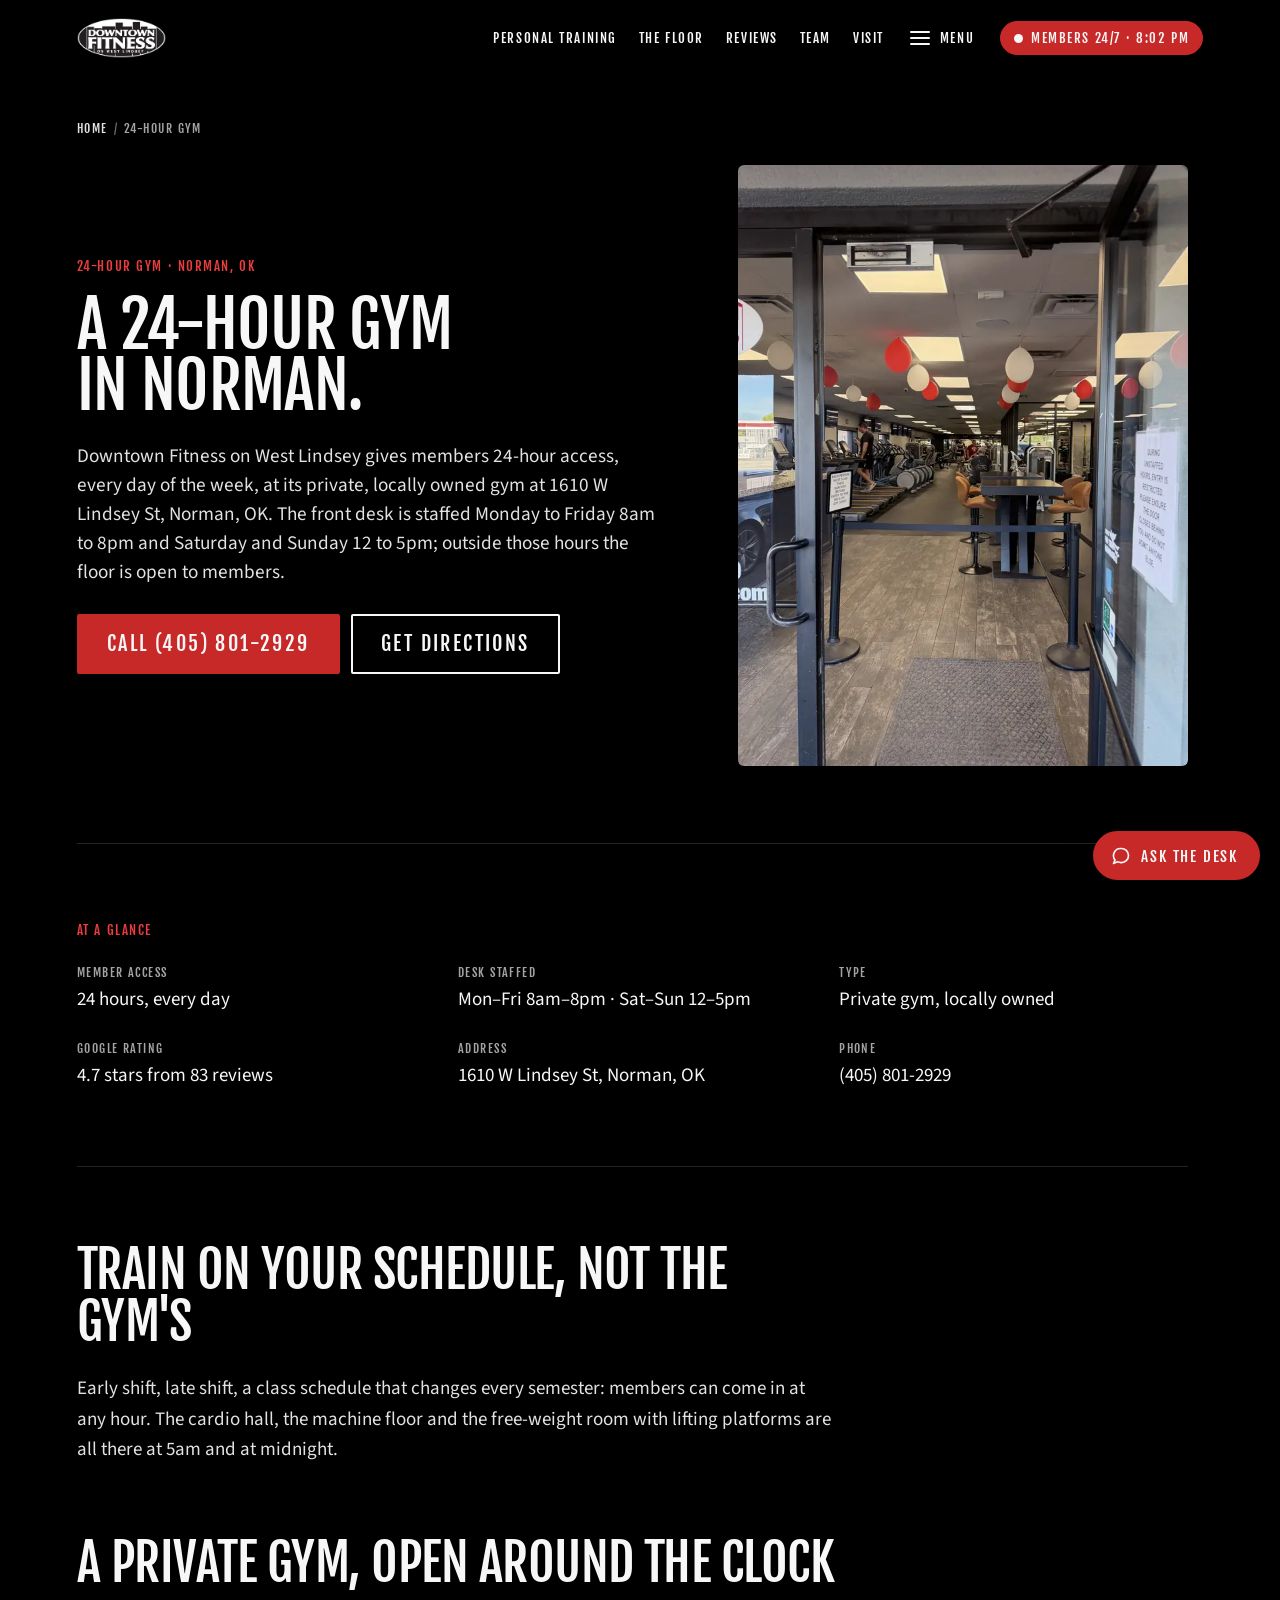
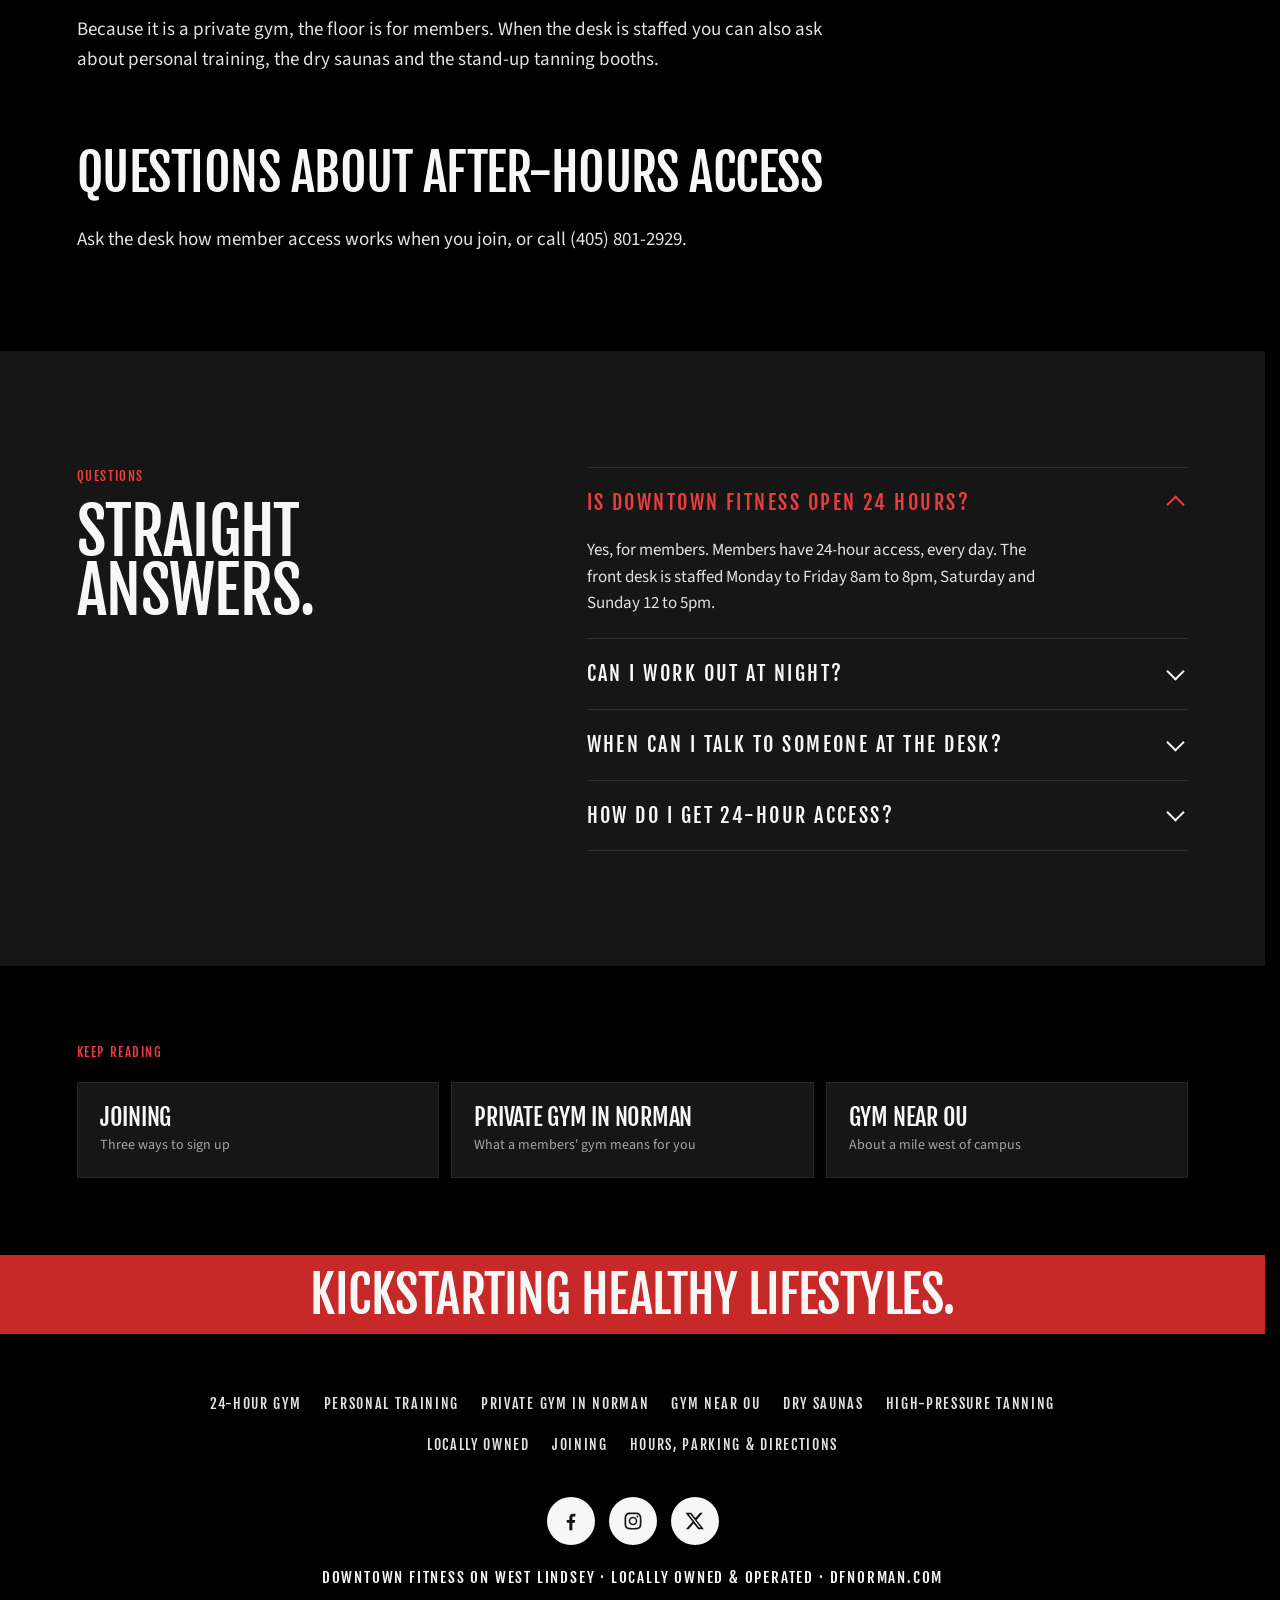
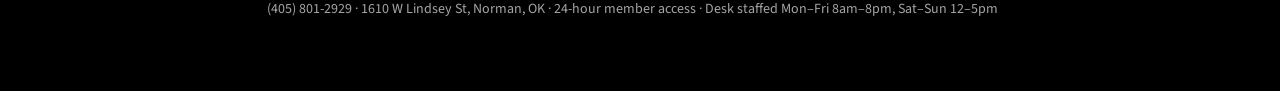
<file: 24-hour-gym-norman/index.html>
<!doctype html>
<html lang="en" class="no-js">
<head>
<meta charset="utf-8">
<meta name="viewport" content="width=device-width, initial-scale=1, viewport-fit=cover">
<title>24-Hour Gym in Norman, OK · Downtown Fitness on West Lindsey</title>
<meta name="description" content="A 24-hour private gym in Norman, OK. Members train any hour of any day at 1610 W Lindsey St; the desk is staffed Mon–Fri 8am–8pm and Sat–Sun 12–5pm.">
<meta name="theme-color" content="#000000">
<meta name="robots" content="index, follow, max-image-preview:large">
<link rel="canonical" href="https://stationonemain-source.github.io/downtown-fitness/24-hour-gym-norman/">
<link rel="icon" href="data:image/svg+xml,%3Csvg xmlns='http://www.w3.org/2000/svg' viewBox='0 0 64 64'%3E%3Crect width='64' height='64' rx='8' fill='%23000'/%3E%3Cellipse cx='32' cy='32' rx='27' ry='16' fill='none' stroke='%23F7F7F7' stroke-width='3'/%3E%3Ctext x='32' y='30' font-family='Impact,Haettenschweiler,Arial Narrow,sans-serif' font-size='15' fill='%23F7F7F7' text-anchor='middle'%3EDT%3C/text%3E%3Ctext x='32' y='43' font-family='Impact,Haettenschweiler,Arial Narrow,sans-serif' font-size='15' fill='%23C72828' text-anchor='middle'%3EFIT%3C/text%3E%3C/svg%3E">
<link rel="apple-touch-icon" href="../img/logo-mark.png?v=20260917a">
<meta property="og:title" content="24-Hour Gym in Norman, OK · Downtown Fitness on West Lindsey">
<meta property="og:description" content="A 24-hour private gym in Norman, OK. Members train any hour of any day at 1610 W Lindsey St; the desk is staffed Mon–Fri 8am–8pm and Sat–Sun 12–5pm.">
<meta property="og:image" content="https://stationonemain-source.github.io/downtown-fitness/img/doorway-1600.webp">
<meta property="og:url" content="https://stationonemain-source.github.io/downtown-fitness/24-hour-gym-norman/">
<meta property="og:type" content="website">
<meta property="og:site_name" content="Downtown Fitness on West Lindsey">
<meta name="twitter:card" content="summary_large_image">
<script>document.documentElement.className = 'js' + (matchMedia('(prefers-reduced-motion: reduce)').matches ? ' static' : '');</script>
<link rel="preconnect" href="https://fonts.googleapis.com">
<link rel="preconnect" href="https://fonts.gstatic.com" crossorigin>
<link rel="stylesheet" href="https://fonts.googleapis.com/css2?family=Fjalla+One&family=Source+Sans+Pro:wght@400;600&display=swap">
<link rel="stylesheet" href="../css/site.css?v=20260917a">
<script type="application/ld+json">
{
  "@context": "https://schema.org",
  "@type": "WebPage",
  "@id": "https://stationonemain-source.github.io/downtown-fitness/24-hour-gym-norman/",
  "url": "https://stationonemain-source.github.io/downtown-fitness/24-hour-gym-norman/",
  "name": "24-Hour Gym in Norman, OK · Downtown Fitness on West Lindsey",
  "description": "A 24-hour private gym in Norman, OK. Members train any hour of any day at 1610 W Lindsey St; the desk is staffed Mon–Fri 8am–8pm and Sat–Sun 12–5pm.",
  "inLanguage": "en-US",
  "isPartOf": {
    "@type": "WebSite",
    "url": "https://stationonemain-source.github.io/downtown-fitness/",
    "name": "Downtown Fitness on West Lindsey"
  },
  "about": {
    "@id": "https://stationonemain-source.github.io/downtown-fitness/#gym"
  },
  "dateModified": "2026-09-16",
  "breadcrumb": {
    "@type": "BreadcrumbList",
    "itemListElement": [
      {
        "@type": "ListItem",
        "position": 1,
        "name": "Home",
        "item": "https://stationonemain-source.github.io/downtown-fitness/"
      },
      {
        "@type": "ListItem",
        "position": 2,
        "name": "24-hour gym",
        "item": "https://stationonemain-source.github.io/downtown-fitness/24-hour-gym-norman/"
      }
    ]
  }
}
</script>
<script type="application/ld+json">
{
  "@context": "https://schema.org",
  "@type": "FAQPage",
  "@id": "https://stationonemain-source.github.io/downtown-fitness/24-hour-gym-norman/#faq",
  "mainEntity": [
    {
      "@type": "Question",
      "name": "Is Downtown Fitness open 24 hours?",
      "acceptedAnswer": {
        "@type": "Answer",
        "text": "Yes, for members. Members have 24-hour access, every day. The front desk is staffed Monday to Friday 8am to 8pm, Saturday and Sunday 12 to 5pm."
      }
    },
    {
      "@type": "Question",
      "name": "Can I work out at night?",
      "acceptedAnswer": {
        "@type": "Answer",
        "text": "Yes. Members can train at any hour, every day of the week."
      }
    },
    {
      "@type": "Question",
      "name": "When can I talk to someone at the desk?",
      "acceptedAnswer": {
        "@type": "Answer",
        "text": "Monday to Friday 8am to 8pm, Saturday and Sunday 12 to 5pm, or call (405) 801-2929."
      }
    },
    {
      "@type": "Question",
      "name": "How do I get 24-hour access?",
      "acceptedAnswer": {
        "@type": "Answer",
        "text": "Join as a member. Come in while the desk is staffed or call (405) 801-2929."
      }
    }
  ]
}
</script>
</head>
<body class="subpage">
<a class="skip" href="#main">Skip to content</a>

<header class="chrome past" data-zone="in" id="chrome">
  <a class="wordmark" href="../#top" aria-label="Downtown Fitness on West Lindsey — top of page">
    <img src="../img/logo-mark.png?v=20260917a" width="225" height="101" alt="" decoding="async" fetchpriority="high">
  </a>
  <nav class="nav" aria-label="Site">
    <a href="../#training">Personal training</a>
    <a href="../#floor">The floor</a>
    <a href="../#reviews">Reviews</a>
    <a href="../#team">Team</a>
    <a href="../#visit">Visit</a>
    <button class="nav-toggle" id="navToggle" type="button" aria-expanded="false" aria-controls="sidenav">
      <span class="nav-bars" aria-hidden="true"><i></i><i></i><i></i></span>
      <span class="nav-toggle-t">Menu</span>
    </button>
    <a class="pill cta" href="../#visit">
      <span class="pill-dot" aria-hidden="true"></span>
      <span class="status-word">Desk hours</span><span class="pill-sep" aria-hidden="true"> · </span><span class="clock" aria-live="off">&nbsp;</span>
    </a>
  </nav>
</header>

<div class="nav-scrim" id="navScrim" hidden></div>
<nav class="sidenav" id="sidenav" aria-label="Sections and contact">
  <div class="sidenav-in">
    <div class="sidenav-top">
      <span class="sidenav-eyebrow">Downtown Fitness on West Lindsey</span>
      <button class="sidenav-close" type="button" aria-label="Close the menu">
        <svg viewBox="0 0 24 24" aria-hidden="true"><path fill="none" stroke="currentColor" stroke-width="2.2" stroke-linecap="round" d="M5 5l14 14M19 5L5 19"/></svg>
      </button>
    </div>

    <ul class="sidenav-list">
        <li><a href="../#training"><span class="sn-i">01</span><span>Personal training</span></a></li>
        <li><a href="../#floor"><span class="sn-i">02</span><span>The floor</span></a></li>
        <li><a href="../#reviews"><span class="sn-i">03</span><span>Reviews</span></a></li>
        <li><a href="../#team"><span class="sn-i">04</span><span>Our team</span></a></li>
        <li><a href="../#owner"><span class="sn-i">05</span><span>The owner</span></a></li>
        <li><a href="../#faq"><span class="sn-i">06</span><span>Questions</span></a></li>
        <li><a href="../#visit"><span class="sn-i">07</span><span>Visit</span></a></li>
    </ul>

    <ul class="sidenav-more" aria-label="More pages">
        <li><a href="../24-hour-gym-norman/">24-hour gym</a></li>
        <li><a href="../personal-training/">Personal training</a></li>
        <li><a href="../private-gym-norman/">Private gym in Norman</a></li>
        <li><a href="../gym-near-ou/">Gym near OU</a></li>
        <li><a href="../sauna/">Dry saunas</a></li>
        <li><a href="../tanning/">High-pressure tanning</a></li>
        <li><a href="../locally-owned/">Locally owned</a></li>
        <li><a href="../join/">Joining</a></li>
        <li><a href="../hours-directions/">Hours, parking & directions</a></li>
    </ul>

    <div class="sidenav-foot">
      <a class="sidenav-call" href="tel:4058012929" data-track="call_sidenav">
        <span class="sn-lbl">Call the desk</span>
        <span class="sn-num">(405) 801-2929</span>
      </a>
      <a class="sidenav-line" href="https://www.google.com/maps/dir/?api=1&amp;destination=1610+W+Lindsey+St,+Norman,+OK" rel="noopener" target="_blank">
        <span class="sn-lbl">Directions</span>
        <span>1610 W Lindsey St, Norman, OK</span>
      </a>
      <p class="sidenav-hours"><span class="sn-lbl">Members</span>24-hour access, every day</p>
      <p class="sidenav-hours"><span class="sn-lbl">Desk staffed</span>Mon&ndash;Fri 8am&ndash;8pm<br>Sat&ndash;Sun 12&ndash;5pm<br><span class="js-only desk-now"></span></p>
      <ul class="sidenav-social">
        <li><a href="https://www.facebook.com/downtownfitnessonwestlindsey" rel="noopener" target="_blank" aria-label="Downtown Fitness on Facebook"><svg viewBox="0 0 24 24" aria-hidden="true"><path fill="currentColor" d="M13.5 22v-8h2.7l.4-3.2h-3.1V8.8c0-.9.3-1.6 1.6-1.6h1.7V4.3c-.3 0-1.3-.1-2.5-.1-2.5 0-4.1 1.5-4.1 4.2v2.4H7.4V14h2.8v8h3.3z"/></svg></a></li>
        <li><a href="https://www.instagram.com/downtownfitnessnorman/" rel="noopener" target="_blank" aria-label="Downtown Fitness on Instagram"><svg viewBox="0 0 24 24" aria-hidden="true"><path fill="currentColor" d="M12 7.3a4.7 4.7 0 1 0 0 9.4 4.7 4.7 0 0 0 0-9.4zm0 7.7a3 3 0 1 1 0-6 3 3 0 0 1 0 6zm6-7.9a1.1 1.1 0 1 1-2.2 0 1.1 1.1 0 0 1 2.2 0zM21 8.2c-.1-1.5-.4-2.8-1.5-3.9S17.3 2.9 15.8 2.8c-1.5-.1-6.1-.1-7.6 0-1.5.1-2.8.4-3.9 1.5S2.9 6.7 2.8 8.2c-.1 1.5-.1 6.1 0 7.6.1 1.5.4 2.8 1.5 3.9s2.4 1.4 3.9 1.5c1.5.1 6.1.1 7.6 0 1.5-.1 2.8-.4 3.9-1.5s1.4-2.4 1.5-3.9c.1-1.5.1-6.1 0-7.6zm-2 9.2a3 3 0 0 1-1.7 1.7c-1.2.5-4 .4-5.3.4s-4.1.1-5.3-.4a3 3 0 0 1-1.7-1.7c-.5-1.2-.4-4-.4-5.3s-.1-4.1.4-5.3A3 3 0 0 1 6.7 5c1.2-.5 4-.4 5.3-.4s4.1-.1 5.3.4A3 3 0 0 1 19 6.7c.5 1.2.4 4 .4 5.3s.1 4.1-.4 5.3z"/></svg></a></li>
        <li><a href="https://www.twitter.com/dfnorman" rel="noopener" target="_blank" aria-label="Downtown Fitness on X, formerly Twitter"><svg viewBox="0 0 24 24" aria-hidden="true"><path fill="currentColor" d="M17.5 3h3l-6.8 7.8L21.7 21h-6.2l-4.9-6.4L5 21H2l7.3-8.3L1.6 3h6.4l4.4 5.8L17.5 3zm-1.1 16.2h1.7L7 4.7H5.2l11.2 14.5z"/></svg></a></li>
      </ul>
    </div>
  </div>
</nav>

<main id="main" class="pg">
  <nav class="pg-crumbs" aria-label="Breadcrumb"><ol><li><a href="../">Home</a></li><li aria-current="page">24-hour gym</li></ol></nav>

  <header class="pg-hero has-photo">
    <div class="pg-hero-copy">
      <p class="kicker">24-hour gym · Norman, OK</p>
      <h1>A 24-hour gym in Norman.</h1>
      <p class="pg-lede">Downtown Fitness on West Lindsey gives members 24-hour access, every day of the week, at its private, locally owned gym at 1610 W Lindsey St, Norman, OK. The front desk is staffed Monday to Friday 8am to 8pm and Saturday and Sunday 12 to 5pm; outside those hours the floor is open to members.</p>
      <p class="pg-cta"><a class="btn btn-red btn-xl" href="tel:4058012929" data-track="call_24-hour-gym-norman">Call (405) 801-2929</a><a class="btn btn-outline-cream btn-xl" href="https://www.google.com/maps/dir/?api=1&amp;destination=1610+W+Lindsey+St,+Norman,+OK" rel="noopener" target="_blank">Get directions</a></p>
    </div>
  <figure class="pg-photo"><img src="../img/doorway-900.webp?v=20260917a" srcset="../img/doorway-900.webp?v=20260917a 900w, ../img/doorway-1600.webp?v=20260917a 1600w" sizes="(max-width: 900px) 100vw, 44vw" width="675" height="900" alt="Looking in from the sidewalk through the propped-open door" decoding="async" fetchpriority="high"></figure>
  </header>

  <section class="pg-facts" aria-labelledby="facts-h">
    <h2 id="facts-h" class="kicker">At a glance</h2>
    <dl class="facts">
      <div><dt>Member access</dt><dd>24 hours, every day</dd></div>
      <div><dt>Desk staffed</dt><dd>Mon–Fri 8am–8pm · Sat–Sun 12–5pm</dd></div>
      <div><dt>Type</dt><dd>Private gym, locally owned</dd></div>
      <div><dt>Google rating</dt><dd>4.7 stars from 83 reviews</dd></div>
      <div><dt>Address</dt><dd>1610 W Lindsey St, Norman, OK</dd></div>
      <div><dt>Phone</dt><dd>(405) 801-2929</dd></div>
    </dl>
  </section>

  <section class="pg-body">
    <h2>Train on your schedule, not the gym&#x27;s</h2>
    <p>Early shift, late shift, a class schedule that changes every semester: members can come in at any hour. The cardio hall, the machine floor and the free-weight room with lifting platforms are all there at 5am and at midnight.</p>
    <h2>A private gym, open around the clock</h2>
    <p>Because it is a private gym, the floor is for members. When the desk is staffed you can also ask about personal training, the dry saunas and the stand-up tanning booths.</p>
    <h2>Questions about after-hours access</h2>
    <p>Ask the desk how member access works when you join, or call (405) 801-2929.</p>
  </section>

  <section class="faq pg-faq" aria-labelledby="faq-h">
    <div class="faq-head">
      <p class="kicker">Questions</p>
      <h2 id="faq-h">Straight answers.</h2>
    </div>
    <div class="faq-list">
      <details class="faq-item" open>
        <summary>Is Downtown Fitness open 24 hours?</summary>
        <p>Yes, for members. Members have 24-hour access, every day. The front desk is staffed Monday to Friday 8am to 8pm, Saturday and Sunday 12 to 5pm.</p>
      </details>
      <details class="faq-item">
        <summary>Can I work out at night?</summary>
        <p>Yes. Members can train at any hour, every day of the week.</p>
      </details>
      <details class="faq-item">
        <summary>When can I talk to someone at the desk?</summary>
        <p>Monday to Friday 8am to 8pm, Saturday and Sunday 12 to 5pm, or call (405) 801-2929.</p>
      </details>
      <details class="faq-item">
        <summary>How do I get 24-hour access?</summary>
        <p>Join as a member. Come in while the desk is staffed or call (405) 801-2929.</p>
      </details>
    </div>
  </section>

  <nav class="pg-rel" aria-labelledby="rel-h">
    <h2 id="rel-h" class="kicker">Keep reading</h2>
    <ul>
      <li><a href="../join/"><span>Joining</span><span class="pg-rel-d">Three ways to sign up</span></a></li>
      <li><a href="../private-gym-norman/"><span>Private gym in Norman</span><span class="pg-rel-d">What a members&#x27; gym means for you</span></a></li>
      <li><a href="../gym-near-ou/"><span>Gym near OU</span><span class="pg-rel-d">About a mile west of campus</span></a></li>
    </ul>
  </nav>
</main>

<footer class="foot">
  <div class="marq-wrap" aria-hidden="true">
    <div class="marq"><span>Kickstarting healthy lifestyles.</span></div>
  </div>
  <div class="foot-inner">
    <nav class="foot-pages" aria-label="More about the gym">
    <ul>
      <li><a href="../24-hour-gym-norman/">24-hour gym</a></li>
      <li><a href="../personal-training/">Personal training</a></li>
      <li><a href="../private-gym-norman/">Private gym in Norman</a></li>
      <li><a href="../gym-near-ou/">Gym near OU</a></li>
      <li><a href="../sauna/">Dry saunas</a></li>
      <li><a href="../tanning/">High-pressure tanning</a></li>
      <li><a href="../locally-owned/">Locally owned</a></li>
      <li><a href="../join/">Joining</a></li>
      <li><a href="../hours-directions/">Hours, parking & directions</a></li>
    </ul>
    </nav>
    <ul class="social" aria-label="Downtown Fitness on social media">
      <li><a href="https://www.facebook.com/downtownfitnessonwestlindsey" rel="noopener" target="_blank" aria-label="Downtown Fitness on Facebook">
        <svg viewBox="0 0 24 24" aria-hidden="true"><path fill="currentColor" d="M13.5 22v-8h2.7l.4-3.2h-3.1V8.8c0-.9.3-1.6 1.6-1.6h1.7V4.3c-.3 0-1.3-.1-2.5-.1-2.5 0-4.1 1.5-4.1 4.2v2.4H7.4V14h2.8v8h3.3z"/></svg></a></li>
      <li><a href="https://www.instagram.com/downtownfitnessnorman/" rel="noopener" target="_blank" aria-label="Downtown Fitness on Instagram">
        <svg viewBox="0 0 24 24" aria-hidden="true"><path fill="currentColor" d="M12 7.3a4.7 4.7 0 1 0 0 9.4 4.7 4.7 0 0 0 0-9.4zm0 7.7a3 3 0 1 1 0-6 3 3 0 0 1 0 6zm6-7.9a1.1 1.1 0 1 1-2.2 0 1.1 1.1 0 0 1 2.2 0zM21 8.2c-.1-1.5-.4-2.8-1.5-3.9S17.3 2.9 15.8 2.8c-1.5-.1-6.1-.1-7.6 0-1.5.1-2.8.4-3.9 1.5S2.9 6.7 2.8 8.2c-.1 1.5-.1 6.1 0 7.6.1 1.5.4 2.8 1.5 3.9s2.4 1.4 3.9 1.5c1.5.1 6.1.1 7.6 0 1.5-.1 2.8-.4 3.9-1.5s1.4-2.4 1.5-3.9c.1-1.5.1-6.1 0-7.6zm-2 9.2a3 3 0 0 1-1.7 1.7c-1.2.5-4 .4-5.3.4s-4.1.1-5.3-.4a3 3 0 0 1-1.7-1.7c-.5-1.2-.4-4-.4-5.3s-.1-4.1.4-5.3A3 3 0 0 1 6.7 5c1.2-.5 4-.4 5.3-.4s4.1-.1 5.3.4A3 3 0 0 1 19 6.7c.5 1.2.4 4 .4 5.3s.1 4.1-.4 5.3z"/></svg></a></li>
      <li><a href="https://www.twitter.com/dfnorman" rel="noopener" target="_blank" aria-label="Downtown Fitness on X, formerly Twitter">
        <svg viewBox="0 0 24 24" aria-hidden="true"><path fill="currentColor" d="M17.5 3h3l-6.8 7.8L21.7 21h-6.2l-4.9-6.4L5 21H2l7.3-8.3L1.6 3h6.4l4.4 5.8L17.5 3zm-1.1 16.2h1.7L7 4.7H5.2l11.2 14.5z"/></svg></a></li>
    </ul>
    <p class="foot-line">Downtown Fitness on West Lindsey <span aria-hidden="true">·</span> Locally owned &amp; operated <span aria-hidden="true">·</span> <a href="https://dfnorman.com" rel="noopener">dfnorman.com</a></p>
    <p class="foot-sub"><a href="tel:4058012929" data-track="call_footer">(405) 801-2929</a> <span aria-hidden="true">·</span> 1610 W Lindsey St, Norman, OK <span aria-hidden="true">·</span> 24-hour member access <span aria-hidden="true">·</span> Desk staffed Mon&ndash;Fri 8am&ndash;8pm, Sat&ndash;Sun 12&ndash;5pm</p>
  </div>
</footer>

<aside class="desk" id="desk" aria-label="Ask the desk">
  <button class="desk-btn" type="button" aria-expanded="false" aria-controls="desk-panel" aria-label="Ask the desk">
    <span class="desk-ico" aria-hidden="true">
      <svg viewBox="0 0 24 24" fill="none" stroke="currentColor" stroke-width="2" stroke-linecap="round" stroke-linejoin="round"><path d="M21 11.5a8.4 8.4 0 0 1-9 8.4 9.9 9.9 0 0 1-4.2-.9L3 21l1.9-4.3A8.4 8.4 0 0 1 12 3a8.4 8.4 0 0 1 9 8.5z"/></svg>
    </span>
    <span class="desk-btn-txt">Ask the desk</span>
  </button>

  <div class="desk-panel" id="desk-panel" role="dialog" aria-label="Ask the desk at Downtown Fitness" hidden>
    <div class="desk-head">
      <img src="../img/logo-mark.png?v=20260917a" width="225" height="101" alt="Downtown Fitness" class="desk-logo">
      <button class="desk-close" type="button" aria-label="Close">&times;</button>
    </div>
    <p class="desk-sub">An assistant, not a person. To talk to a person, call
      <a href="tel:4058012929">(405) 801-2929</a>.</p>

    <div class="desk-log" role="log" aria-live="polite" aria-label="Conversation"></div>

    <div class="desk-chips">
      <button class="desk-chip" type="button">Are you open 24 hours?</button>
      <button class="desk-chip" type="button">What's on the floor?</button>
      <button class="desk-chip" type="button">Tell me about personal training</button>
    </div>

    <form class="desk-form">
      <label class="sr-only" for="desk-input">Your message</label>
      <input class="desk-input" id="desk-input" type="text" autocomplete="off"
             placeholder="Ask about hours, the floor, training&hellip;">
      <button class="desk-send" type="submit" aria-label="Send">
        <svg viewBox="0 0 24 24" fill="none" stroke="currentColor" stroke-width="2" stroke-linecap="round" stroke-linejoin="round" aria-hidden="true"><path d="M5 12h14M13 6l6 6-6 6"/></svg>
      </button>
    </form>
  </div>
</aside>

<script defer src="../js/page.js?v=20260917a"></script>
<script defer src="../js/nav.js?v=20260917a"></script>
<script defer src="../js/chat.js?v=20260917a"></script>
</body>
</html>
</file>
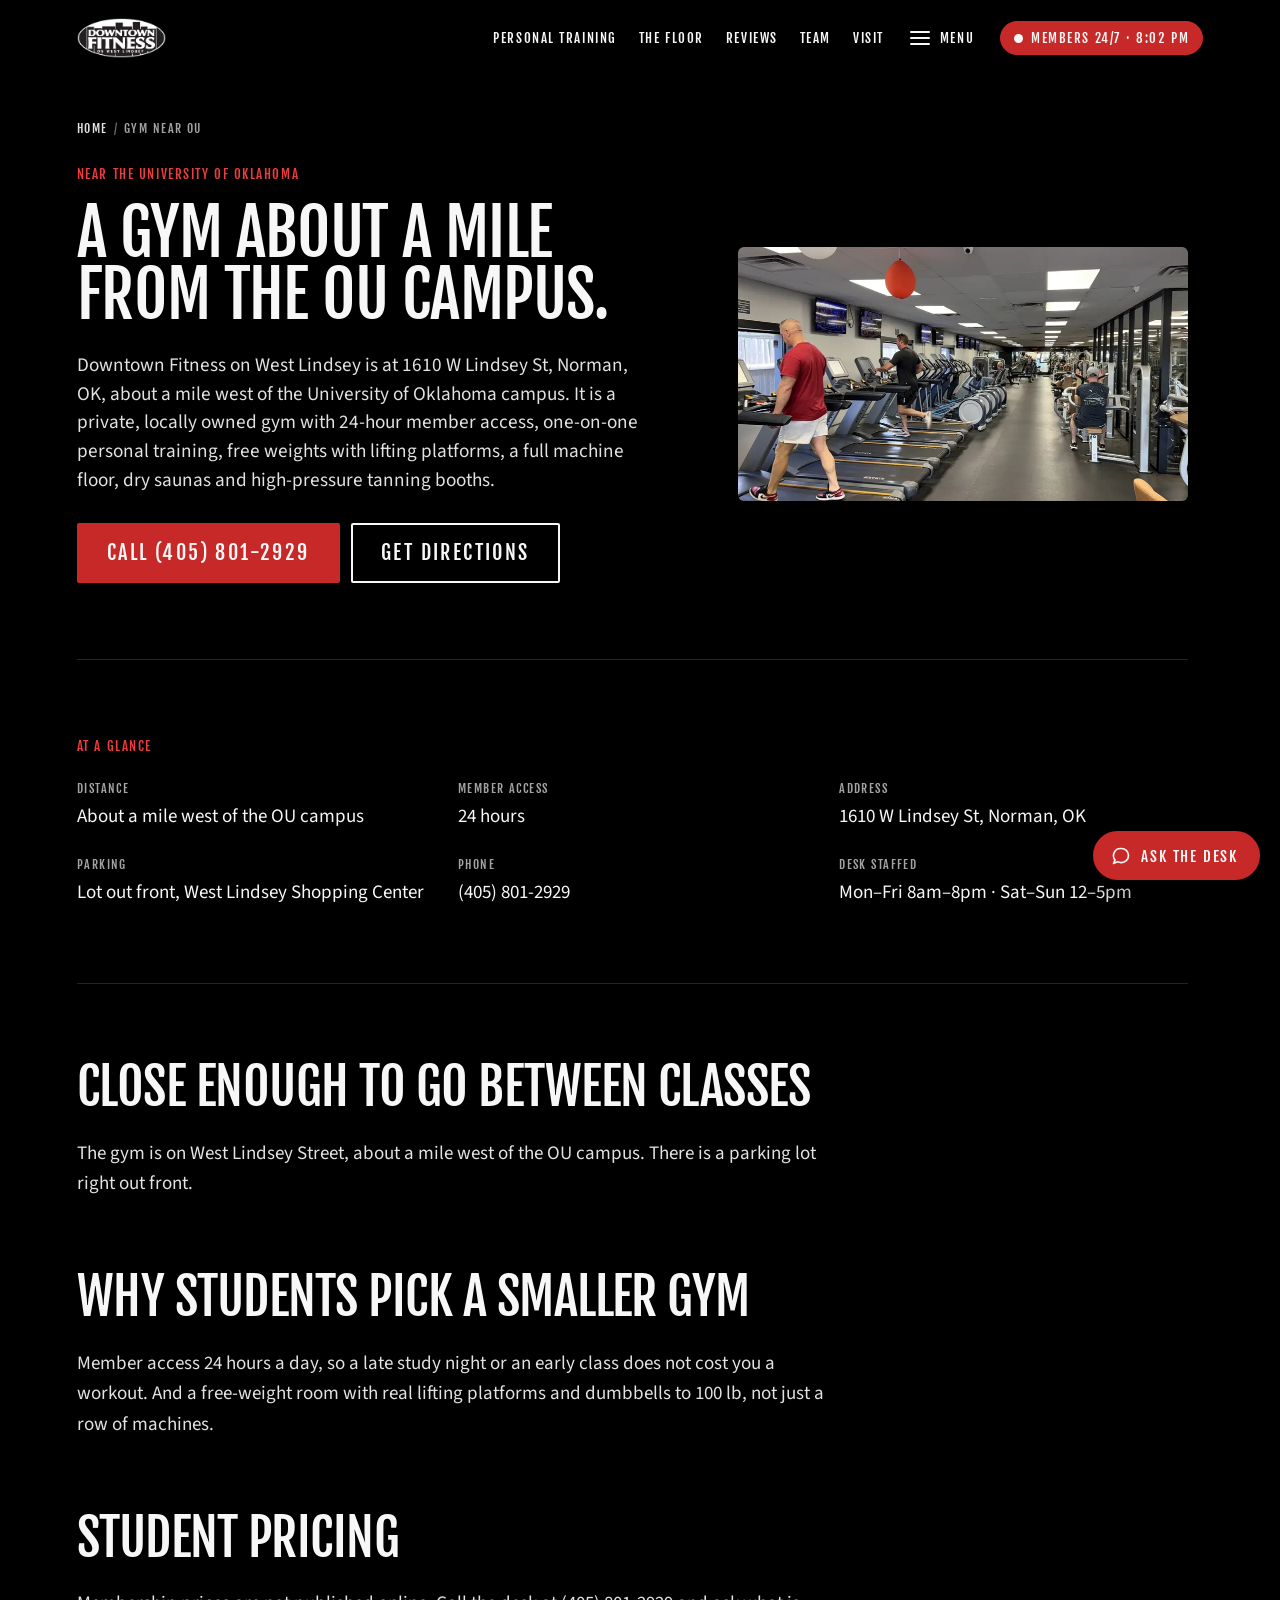
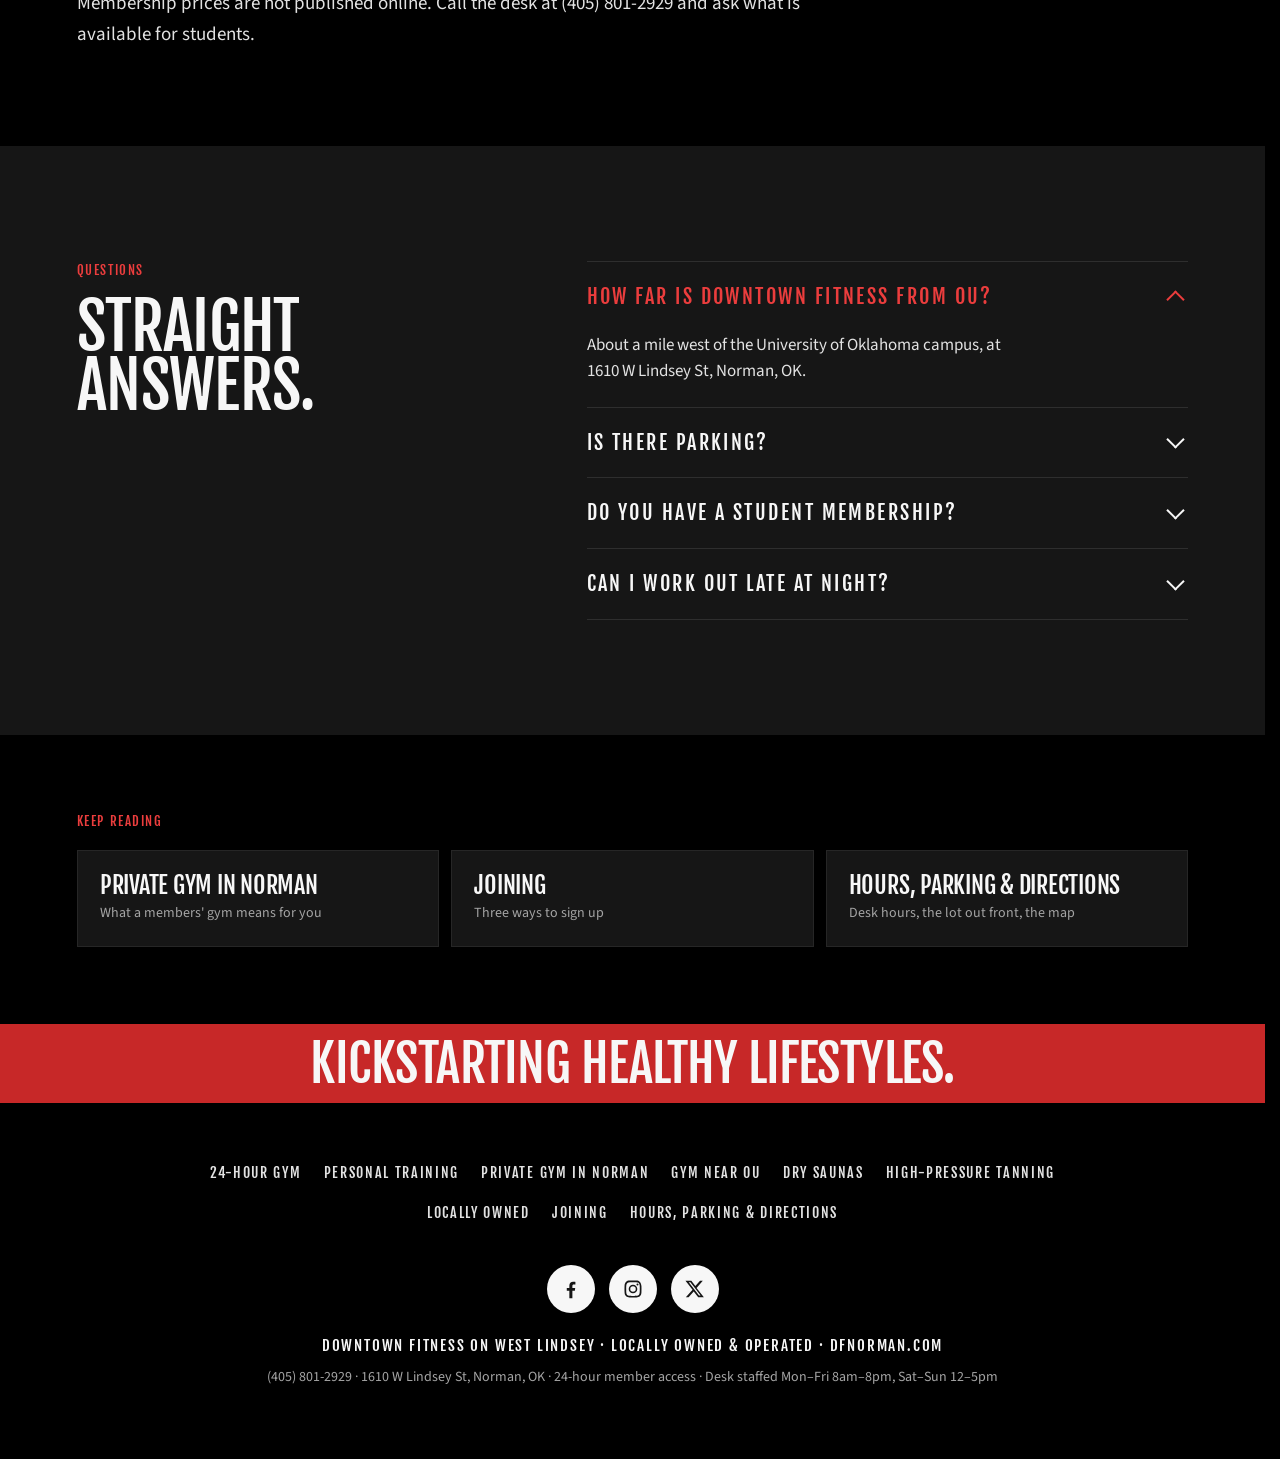
<file: gym-near-ou/index.html>
<!doctype html>
<html lang="en" class="no-js">
<head>
<meta charset="utf-8">
<meta name="viewport" content="width=device-width, initial-scale=1, viewport-fit=cover">
<title>Gym Near OU Campus, Norman, OK · Downtown Fitness on West Lindsey</title>
<meta name="description" content="A private, locally owned gym about a mile west of the University of Oklahoma campus. Personal training, free weights, dry saunas, tanning. 1610 W Lindsey St.">
<meta name="theme-color" content="#000000">
<meta name="robots" content="index, follow, max-image-preview:large">
<link rel="canonical" href="https://stationonemain-source.github.io/downtown-fitness/gym-near-ou/">
<link rel="icon" href="data:image/svg+xml,%3Csvg xmlns='http://www.w3.org/2000/svg' viewBox='0 0 64 64'%3E%3Crect width='64' height='64' rx='8' fill='%23000'/%3E%3Cellipse cx='32' cy='32' rx='27' ry='16' fill='none' stroke='%23F7F7F7' stroke-width='3'/%3E%3Ctext x='32' y='30' font-family='Impact,Haettenschweiler,Arial Narrow,sans-serif' font-size='15' fill='%23F7F7F7' text-anchor='middle'%3EDT%3C/text%3E%3Ctext x='32' y='43' font-family='Impact,Haettenschweiler,Arial Narrow,sans-serif' font-size='15' fill='%23C72828' text-anchor='middle'%3EFIT%3C/text%3E%3C/svg%3E">
<link rel="apple-touch-icon" href="../img/logo-mark.png?v=20260917a">
<meta property="og:title" content="Gym Near OU Campus, Norman, OK · Downtown Fitness on West Lindsey">
<meta property="og:description" content="A private, locally owned gym about a mile west of the University of Oklahoma campus. Personal training, free weights, dry saunas, tanning. 1610 W Lindsey St.">
<meta property="og:image" content="https://stationonemain-source.github.io/downtown-fitness/img/runner-1600.webp">
<meta property="og:url" content="https://stationonemain-source.github.io/downtown-fitness/gym-near-ou/">
<meta property="og:type" content="website">
<meta property="og:site_name" content="Downtown Fitness on West Lindsey">
<meta name="twitter:card" content="summary_large_image">
<script>document.documentElement.className = 'js' + (matchMedia('(prefers-reduced-motion: reduce)').matches ? ' static' : '');</script>
<link rel="preconnect" href="https://fonts.googleapis.com">
<link rel="preconnect" href="https://fonts.gstatic.com" crossorigin>
<link rel="stylesheet" href="https://fonts.googleapis.com/css2?family=Fjalla+One&family=Source+Sans+Pro:wght@400;600&display=swap">
<link rel="stylesheet" href="../css/site.css?v=20260917a">
<script type="application/ld+json">
{
  "@context": "https://schema.org",
  "@type": "WebPage",
  "@id": "https://stationonemain-source.github.io/downtown-fitness/gym-near-ou/",
  "url": "https://stationonemain-source.github.io/downtown-fitness/gym-near-ou/",
  "name": "Gym Near OU Campus, Norman, OK · Downtown Fitness on West Lindsey",
  "description": "A private, locally owned gym about a mile west of the University of Oklahoma campus. Personal training, free weights, dry saunas, tanning. 1610 W Lindsey St.",
  "inLanguage": "en-US",
  "isPartOf": {
    "@type": "WebSite",
    "url": "https://stationonemain-source.github.io/downtown-fitness/",
    "name": "Downtown Fitness on West Lindsey"
  },
  "about": {
    "@id": "https://stationonemain-source.github.io/downtown-fitness/#gym"
  },
  "dateModified": "2026-09-16",
  "breadcrumb": {
    "@type": "BreadcrumbList",
    "itemListElement": [
      {
        "@type": "ListItem",
        "position": 1,
        "name": "Home",
        "item": "https://stationonemain-source.github.io/downtown-fitness/"
      },
      {
        "@type": "ListItem",
        "position": 2,
        "name": "Gym near OU",
        "item": "https://stationonemain-source.github.io/downtown-fitness/gym-near-ou/"
      }
    ]
  }
}
</script>
<script type="application/ld+json">
{
  "@context": "https://schema.org",
  "@type": "FAQPage",
  "@id": "https://stationonemain-source.github.io/downtown-fitness/gym-near-ou/#faq",
  "mainEntity": [
    {
      "@type": "Question",
      "name": "How far is Downtown Fitness from OU?",
      "acceptedAnswer": {
        "@type": "Answer",
        "text": "About a mile west of the University of Oklahoma campus, at 1610 W Lindsey St, Norman, OK."
      }
    },
    {
      "@type": "Question",
      "name": "Is there parking?",
      "acceptedAnswer": {
        "@type": "Answer",
        "text": "Yes, there is a lot right out front in the West Lindsey Shopping Center."
      }
    },
    {
      "@type": "Question",
      "name": "Do you have a student membership?",
      "acceptedAnswer": {
        "@type": "Answer",
        "text": "Call the desk at (405) 801-2929 to ask about current memberships, including anything for students."
      }
    },
    {
      "@type": "Question",
      "name": "Can I work out late at night?",
      "acceptedAnswer": {
        "@type": "Answer",
        "text": "Members have 24-hour access, every day. The desk is staffed Monday to Friday 8am to 8pm, Saturday and Sunday 12 to 5pm."
      }
    }
  ]
}
</script>
</head>
<body class="subpage">
<a class="skip" href="#main">Skip to content</a>

<header class="chrome past" data-zone="in" id="chrome">
  <a class="wordmark" href="../#top" aria-label="Downtown Fitness on West Lindsey — top of page">
    <img src="../img/logo-mark.png?v=20260917a" width="225" height="101" alt="" decoding="async" fetchpriority="high">
  </a>
  <nav class="nav" aria-label="Site">
    <a href="../#training">Personal training</a>
    <a href="../#floor">The floor</a>
    <a href="../#reviews">Reviews</a>
    <a href="../#team">Team</a>
    <a href="../#visit">Visit</a>
    <button class="nav-toggle" id="navToggle" type="button" aria-expanded="false" aria-controls="sidenav">
      <span class="nav-bars" aria-hidden="true"><i></i><i></i><i></i></span>
      <span class="nav-toggle-t">Menu</span>
    </button>
    <a class="pill cta" href="../#visit">
      <span class="pill-dot" aria-hidden="true"></span>
      <span class="status-word">Desk hours</span><span class="pill-sep" aria-hidden="true"> · </span><span class="clock" aria-live="off">&nbsp;</span>
    </a>
  </nav>
</header>

<div class="nav-scrim" id="navScrim" hidden></div>
<nav class="sidenav" id="sidenav" aria-label="Sections and contact">
  <div class="sidenav-in">
    <div class="sidenav-top">
      <span class="sidenav-eyebrow">Downtown Fitness on West Lindsey</span>
      <button class="sidenav-close" type="button" aria-label="Close the menu">
        <svg viewBox="0 0 24 24" aria-hidden="true"><path fill="none" stroke="currentColor" stroke-width="2.2" stroke-linecap="round" d="M5 5l14 14M19 5L5 19"/></svg>
      </button>
    </div>

    <ul class="sidenav-list">
        <li><a href="../#training"><span class="sn-i">01</span><span>Personal training</span></a></li>
        <li><a href="../#floor"><span class="sn-i">02</span><span>The floor</span></a></li>
        <li><a href="../#reviews"><span class="sn-i">03</span><span>Reviews</span></a></li>
        <li><a href="../#team"><span class="sn-i">04</span><span>Our team</span></a></li>
        <li><a href="../#owner"><span class="sn-i">05</span><span>The owner</span></a></li>
        <li><a href="../#faq"><span class="sn-i">06</span><span>Questions</span></a></li>
        <li><a href="../#visit"><span class="sn-i">07</span><span>Visit</span></a></li>
    </ul>

    <ul class="sidenav-more" aria-label="More pages">
        <li><a href="../24-hour-gym-norman/">24-hour gym</a></li>
        <li><a href="../personal-training/">Personal training</a></li>
        <li><a href="../private-gym-norman/">Private gym in Norman</a></li>
        <li><a href="../gym-near-ou/">Gym near OU</a></li>
        <li><a href="../sauna/">Dry saunas</a></li>
        <li><a href="../tanning/">High-pressure tanning</a></li>
        <li><a href="../locally-owned/">Locally owned</a></li>
        <li><a href="../join/">Joining</a></li>
        <li><a href="../hours-directions/">Hours, parking & directions</a></li>
    </ul>

    <div class="sidenav-foot">
      <a class="sidenav-call" href="tel:4058012929" data-track="call_sidenav">
        <span class="sn-lbl">Call the desk</span>
        <span class="sn-num">(405) 801-2929</span>
      </a>
      <a class="sidenav-line" href="https://www.google.com/maps/dir/?api=1&amp;destination=1610+W+Lindsey+St,+Norman,+OK" rel="noopener" target="_blank">
        <span class="sn-lbl">Directions</span>
        <span>1610 W Lindsey St, Norman, OK</span>
      </a>
      <p class="sidenav-hours"><span class="sn-lbl">Members</span>24-hour access, every day</p>
      <p class="sidenav-hours"><span class="sn-lbl">Desk staffed</span>Mon&ndash;Fri 8am&ndash;8pm<br>Sat&ndash;Sun 12&ndash;5pm<br><span class="js-only desk-now"></span></p>
      <ul class="sidenav-social">
        <li><a href="https://www.facebook.com/downtownfitnessonwestlindsey" rel="noopener" target="_blank" aria-label="Downtown Fitness on Facebook"><svg viewBox="0 0 24 24" aria-hidden="true"><path fill="currentColor" d="M13.5 22v-8h2.7l.4-3.2h-3.1V8.8c0-.9.3-1.6 1.6-1.6h1.7V4.3c-.3 0-1.3-.1-2.5-.1-2.5 0-4.1 1.5-4.1 4.2v2.4H7.4V14h2.8v8h3.3z"/></svg></a></li>
        <li><a href="https://www.instagram.com/downtownfitnessnorman/" rel="noopener" target="_blank" aria-label="Downtown Fitness on Instagram"><svg viewBox="0 0 24 24" aria-hidden="true"><path fill="currentColor" d="M12 7.3a4.7 4.7 0 1 0 0 9.4 4.7 4.7 0 0 0 0-9.4zm0 7.7a3 3 0 1 1 0-6 3 3 0 0 1 0 6zm6-7.9a1.1 1.1 0 1 1-2.2 0 1.1 1.1 0 0 1 2.2 0zM21 8.2c-.1-1.5-.4-2.8-1.5-3.9S17.3 2.9 15.8 2.8c-1.5-.1-6.1-.1-7.6 0-1.5.1-2.8.4-3.9 1.5S2.9 6.7 2.8 8.2c-.1 1.5-.1 6.1 0 7.6.1 1.5.4 2.8 1.5 3.9s2.4 1.4 3.9 1.5c1.5.1 6.1.1 7.6 0 1.5-.1 2.8-.4 3.9-1.5s1.4-2.4 1.5-3.9c.1-1.5.1-6.1 0-7.6zm-2 9.2a3 3 0 0 1-1.7 1.7c-1.2.5-4 .4-5.3.4s-4.1.1-5.3-.4a3 3 0 0 1-1.7-1.7c-.5-1.2-.4-4-.4-5.3s-.1-4.1.4-5.3A3 3 0 0 1 6.7 5c1.2-.5 4-.4 5.3-.4s4.1-.1 5.3.4A3 3 0 0 1 19 6.7c.5 1.2.4 4 .4 5.3s.1 4.1-.4 5.3z"/></svg></a></li>
        <li><a href="https://www.twitter.com/dfnorman" rel="noopener" target="_blank" aria-label="Downtown Fitness on X, formerly Twitter"><svg viewBox="0 0 24 24" aria-hidden="true"><path fill="currentColor" d="M17.5 3h3l-6.8 7.8L21.7 21h-6.2l-4.9-6.4L5 21H2l7.3-8.3L1.6 3h6.4l4.4 5.8L17.5 3zm-1.1 16.2h1.7L7 4.7H5.2l11.2 14.5z"/></svg></a></li>
      </ul>
    </div>
  </div>
</nav>

<main id="main" class="pg">
  <nav class="pg-crumbs" aria-label="Breadcrumb"><ol><li><a href="../">Home</a></li><li aria-current="page">Gym near OU</li></ol></nav>

  <header class="pg-hero has-photo">
    <div class="pg-hero-copy">
      <p class="kicker">Near the University of Oklahoma</p>
      <h1>A gym about a mile from the OU campus.</h1>
      <p class="pg-lede">Downtown Fitness on West Lindsey is at 1610 W Lindsey St, Norman, OK, about a mile west of the University of Oklahoma campus. It is a private, locally owned gym with 24-hour member access, one-on-one personal training, free weights with lifting platforms, a full machine floor, dry saunas and high-pressure tanning booths.</p>
      <p class="pg-cta"><a class="btn btn-red btn-xl" href="tel:4058012929" data-track="call_gym-near-ou">Call (405) 801-2929</a><a class="btn btn-outline-cream btn-xl" href="https://www.google.com/maps/dir/?api=1&amp;destination=1610+W+Lindsey+St,+Norman,+OK" rel="noopener" target="_blank">Get directions</a></p>
    </div>
  <figure class="pg-photo"><img src="../img/runner-900.webp?v=20260917a" srcset="../img/runner-900.webp?v=20260917a 900w, ../img/runner-1600.webp?v=20260917a 1600w" sizes="(max-width: 900px) 100vw, 44vw" width="900" height="506" alt="A member mid-stride on the treadmills in the cardio hall" decoding="async" fetchpriority="high"></figure>
  </header>

  <section class="pg-facts" aria-labelledby="facts-h">
    <h2 id="facts-h" class="kicker">At a glance</h2>
    <dl class="facts">
      <div><dt>Distance</dt><dd>About a mile west of the OU campus</dd></div>
      <div><dt>Member access</dt><dd>24 hours</dd></div>
      <div><dt>Address</dt><dd>1610 W Lindsey St, Norman, OK</dd></div>
      <div><dt>Parking</dt><dd>Lot out front, West Lindsey Shopping Center</dd></div>
      <div><dt>Phone</dt><dd>(405) 801-2929</dd></div>
      <div><dt>Desk staffed</dt><dd>Mon–Fri 8am–8pm · Sat–Sun 12–5pm</dd></div>
    </dl>
  </section>

  <section class="pg-body">
    <h2>Close enough to go between classes</h2>
    <p>The gym is on West Lindsey Street, about a mile west of the OU campus. There is a parking lot right out front.</p>
    <h2>Why students pick a smaller gym</h2>
    <p>Member access 24 hours a day, so a late study night or an early class does not cost you a workout. And a free-weight room with real lifting platforms and dumbbells to 100 lb, not just a row of machines.</p>
    <h2>Student pricing</h2>
    <p>Membership prices are not published online. Call the desk at (405) 801-2929 and ask what is available for students.</p>
  </section>

  <section class="faq pg-faq" aria-labelledby="faq-h">
    <div class="faq-head">
      <p class="kicker">Questions</p>
      <h2 id="faq-h">Straight answers.</h2>
    </div>
    <div class="faq-list">
      <details class="faq-item" open>
        <summary>How far is Downtown Fitness from OU?</summary>
        <p>About a mile west of the University of Oklahoma campus, at 1610 W Lindsey St, Norman, OK.</p>
      </details>
      <details class="faq-item">
        <summary>Is there parking?</summary>
        <p>Yes, there is a lot right out front in the West Lindsey Shopping Center.</p>
      </details>
      <details class="faq-item">
        <summary>Do you have a student membership?</summary>
        <p>Call the desk at (405) 801-2929 to ask about current memberships, including anything for students.</p>
      </details>
      <details class="faq-item">
        <summary>Can I work out late at night?</summary>
        <p>Members have 24-hour access, every day. The desk is staffed Monday to Friday 8am to 8pm, Saturday and Sunday 12 to 5pm.</p>
      </details>
    </div>
  </section>

  <nav class="pg-rel" aria-labelledby="rel-h">
    <h2 id="rel-h" class="kicker">Keep reading</h2>
    <ul>
      <li><a href="../private-gym-norman/"><span>Private gym in Norman</span><span class="pg-rel-d">What a members&#x27; gym means for you</span></a></li>
      <li><a href="../join/"><span>Joining</span><span class="pg-rel-d">Three ways to sign up</span></a></li>
      <li><a href="../hours-directions/"><span>Hours, parking &amp; directions</span><span class="pg-rel-d">Desk hours, the lot out front, the map</span></a></li>
    </ul>
  </nav>
</main>

<footer class="foot">
  <div class="marq-wrap" aria-hidden="true">
    <div class="marq"><span>Kickstarting healthy lifestyles.</span></div>
  </div>
  <div class="foot-inner">
    <nav class="foot-pages" aria-label="More about the gym">
    <ul>
      <li><a href="../24-hour-gym-norman/">24-hour gym</a></li>
      <li><a href="../personal-training/">Personal training</a></li>
      <li><a href="../private-gym-norman/">Private gym in Norman</a></li>
      <li><a href="../gym-near-ou/">Gym near OU</a></li>
      <li><a href="../sauna/">Dry saunas</a></li>
      <li><a href="../tanning/">High-pressure tanning</a></li>
      <li><a href="../locally-owned/">Locally owned</a></li>
      <li><a href="../join/">Joining</a></li>
      <li><a href="../hours-directions/">Hours, parking & directions</a></li>
    </ul>
    </nav>
    <ul class="social" aria-label="Downtown Fitness on social media">
      <li><a href="https://www.facebook.com/downtownfitnessonwestlindsey" rel="noopener" target="_blank" aria-label="Downtown Fitness on Facebook">
        <svg viewBox="0 0 24 24" aria-hidden="true"><path fill="currentColor" d="M13.5 22v-8h2.7l.4-3.2h-3.1V8.8c0-.9.3-1.6 1.6-1.6h1.7V4.3c-.3 0-1.3-.1-2.5-.1-2.5 0-4.1 1.5-4.1 4.2v2.4H7.4V14h2.8v8h3.3z"/></svg></a></li>
      <li><a href="https://www.instagram.com/downtownfitnessnorman/" rel="noopener" target="_blank" aria-label="Downtown Fitness on Instagram">
        <svg viewBox="0 0 24 24" aria-hidden="true"><path fill="currentColor" d="M12 7.3a4.7 4.7 0 1 0 0 9.4 4.7 4.7 0 0 0 0-9.4zm0 7.7a3 3 0 1 1 0-6 3 3 0 0 1 0 6zm6-7.9a1.1 1.1 0 1 1-2.2 0 1.1 1.1 0 0 1 2.2 0zM21 8.2c-.1-1.5-.4-2.8-1.5-3.9S17.3 2.9 15.8 2.8c-1.5-.1-6.1-.1-7.6 0-1.5.1-2.8.4-3.9 1.5S2.9 6.7 2.8 8.2c-.1 1.5-.1 6.1 0 7.6.1 1.5.4 2.8 1.5 3.9s2.4 1.4 3.9 1.5c1.5.1 6.1.1 7.6 0 1.5-.1 2.8-.4 3.9-1.5s1.4-2.4 1.5-3.9c.1-1.5.1-6.1 0-7.6zm-2 9.2a3 3 0 0 1-1.7 1.7c-1.2.5-4 .4-5.3.4s-4.1.1-5.3-.4a3 3 0 0 1-1.7-1.7c-.5-1.2-.4-4-.4-5.3s-.1-4.1.4-5.3A3 3 0 0 1 6.7 5c1.2-.5 4-.4 5.3-.4s4.1-.1 5.3.4A3 3 0 0 1 19 6.7c.5 1.2.4 4 .4 5.3s.1 4.1-.4 5.3z"/></svg></a></li>
      <li><a href="https://www.twitter.com/dfnorman" rel="noopener" target="_blank" aria-label="Downtown Fitness on X, formerly Twitter">
        <svg viewBox="0 0 24 24" aria-hidden="true"><path fill="currentColor" d="M17.5 3h3l-6.8 7.8L21.7 21h-6.2l-4.9-6.4L5 21H2l7.3-8.3L1.6 3h6.4l4.4 5.8L17.5 3zm-1.1 16.2h1.7L7 4.7H5.2l11.2 14.5z"/></svg></a></li>
    </ul>
    <p class="foot-line">Downtown Fitness on West Lindsey <span aria-hidden="true">·</span> Locally owned &amp; operated <span aria-hidden="true">·</span> <a href="https://dfnorman.com" rel="noopener">dfnorman.com</a></p>
    <p class="foot-sub"><a href="tel:4058012929" data-track="call_footer">(405) 801-2929</a> <span aria-hidden="true">·</span> 1610 W Lindsey St, Norman, OK <span aria-hidden="true">·</span> 24-hour member access <span aria-hidden="true">·</span> Desk staffed Mon&ndash;Fri 8am&ndash;8pm, Sat&ndash;Sun 12&ndash;5pm</p>
  </div>
</footer>

<aside class="desk" id="desk" aria-label="Ask the desk">
  <button class="desk-btn" type="button" aria-expanded="false" aria-controls="desk-panel" aria-label="Ask the desk">
    <span class="desk-ico" aria-hidden="true">
      <svg viewBox="0 0 24 24" fill="none" stroke="currentColor" stroke-width="2" stroke-linecap="round" stroke-linejoin="round"><path d="M21 11.5a8.4 8.4 0 0 1-9 8.4 9.9 9.9 0 0 1-4.2-.9L3 21l1.9-4.3A8.4 8.4 0 0 1 12 3a8.4 8.4 0 0 1 9 8.5z"/></svg>
    </span>
    <span class="desk-btn-txt">Ask the desk</span>
  </button>

  <div class="desk-panel" id="desk-panel" role="dialog" aria-label="Ask the desk at Downtown Fitness" hidden>
    <div class="desk-head">
      <img src="../img/logo-mark.png?v=20260917a" width="225" height="101" alt="Downtown Fitness" class="desk-logo">
      <button class="desk-close" type="button" aria-label="Close">&times;</button>
    </div>
    <p class="desk-sub">An assistant, not a person. To talk to a person, call
      <a href="tel:4058012929">(405) 801-2929</a>.</p>

    <div class="desk-log" role="log" aria-live="polite" aria-label="Conversation"></div>

    <div class="desk-chips">
      <button class="desk-chip" type="button">Are you open 24 hours?</button>
      <button class="desk-chip" type="button">What's on the floor?</button>
      <button class="desk-chip" type="button">Tell me about personal training</button>
    </div>

    <form class="desk-form">
      <label class="sr-only" for="desk-input">Your message</label>
      <input class="desk-input" id="desk-input" type="text" autocomplete="off"
             placeholder="Ask about hours, the floor, training&hellip;">
      <button class="desk-send" type="submit" aria-label="Send">
        <svg viewBox="0 0 24 24" fill="none" stroke="currentColor" stroke-width="2" stroke-linecap="round" stroke-linejoin="round" aria-hidden="true"><path d="M5 12h14M13 6l6 6-6 6"/></svg>
      </button>
    </form>
  </div>
</aside>

<script defer src="../js/page.js?v=20260917a"></script>
<script defer src="../js/nav.js?v=20260917a"></script>
<script defer src="../js/chat.js?v=20260917a"></script>
</body>
</html>
</file>
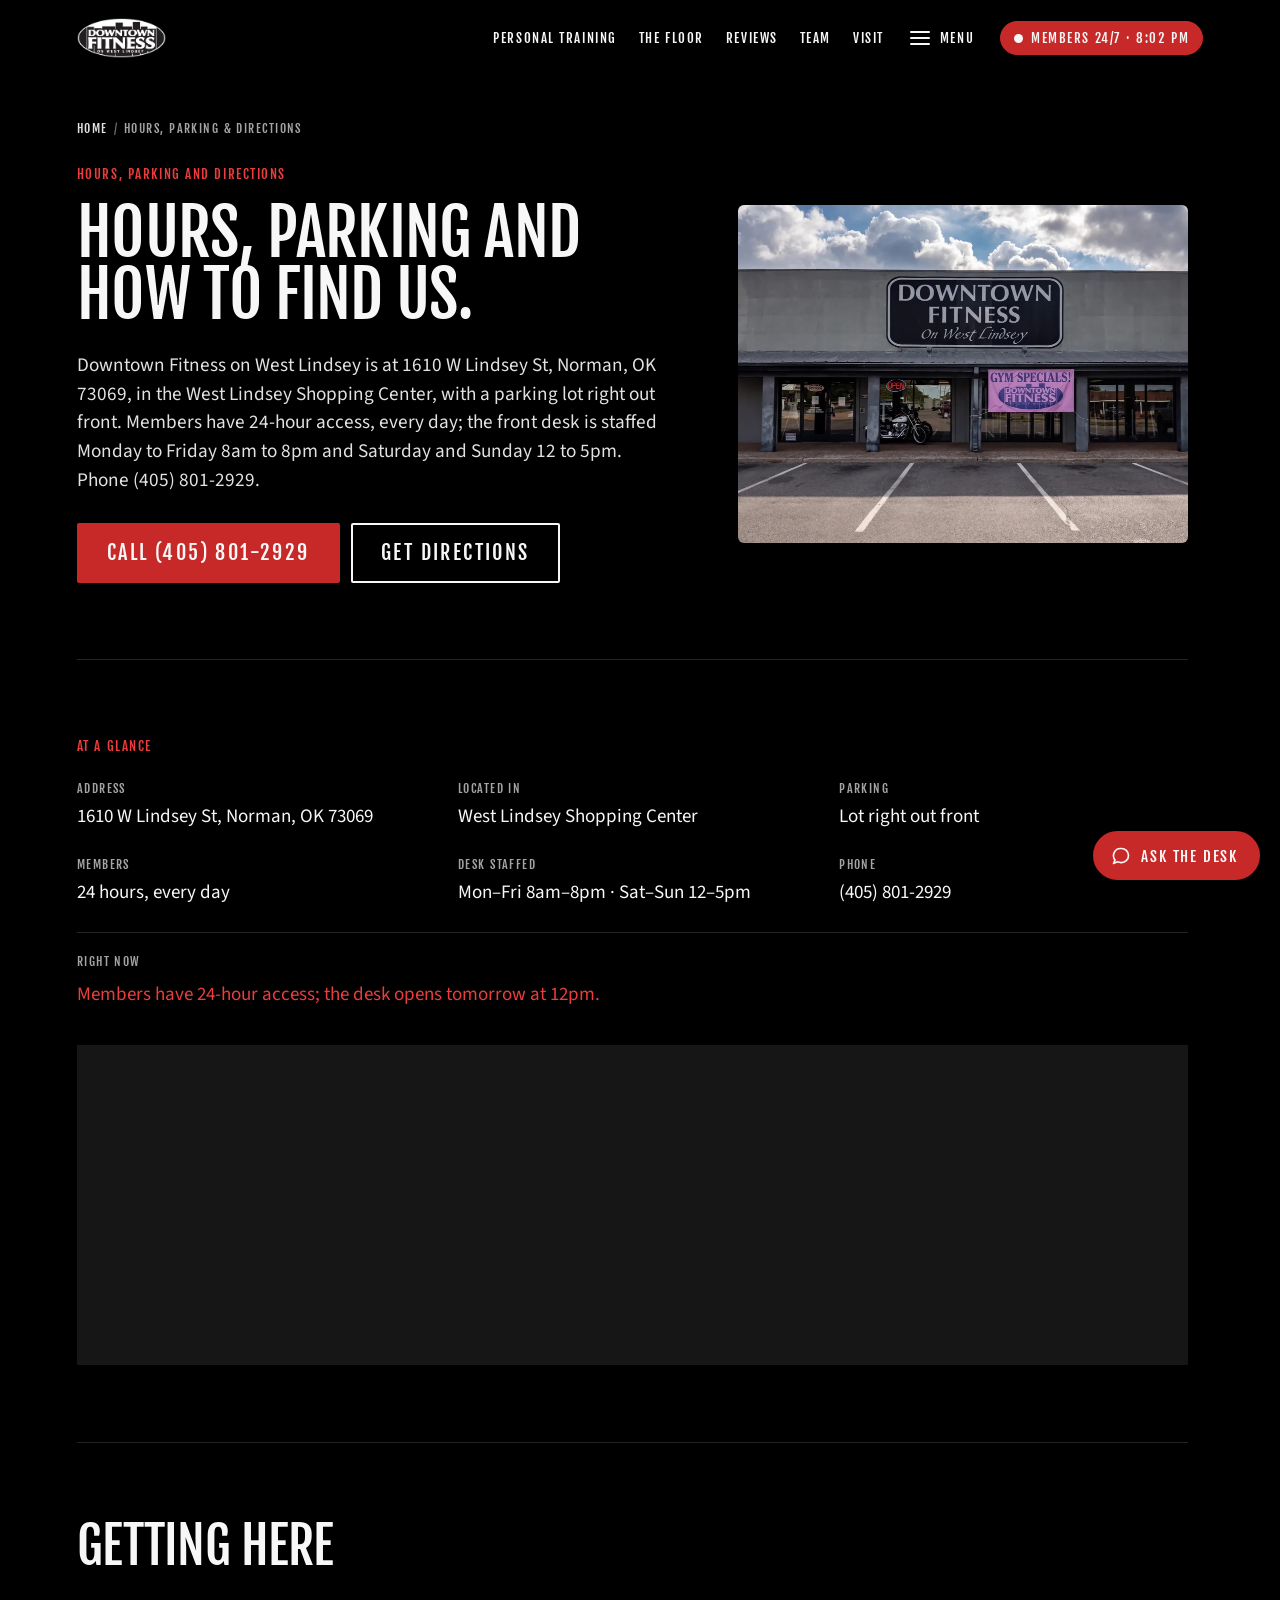
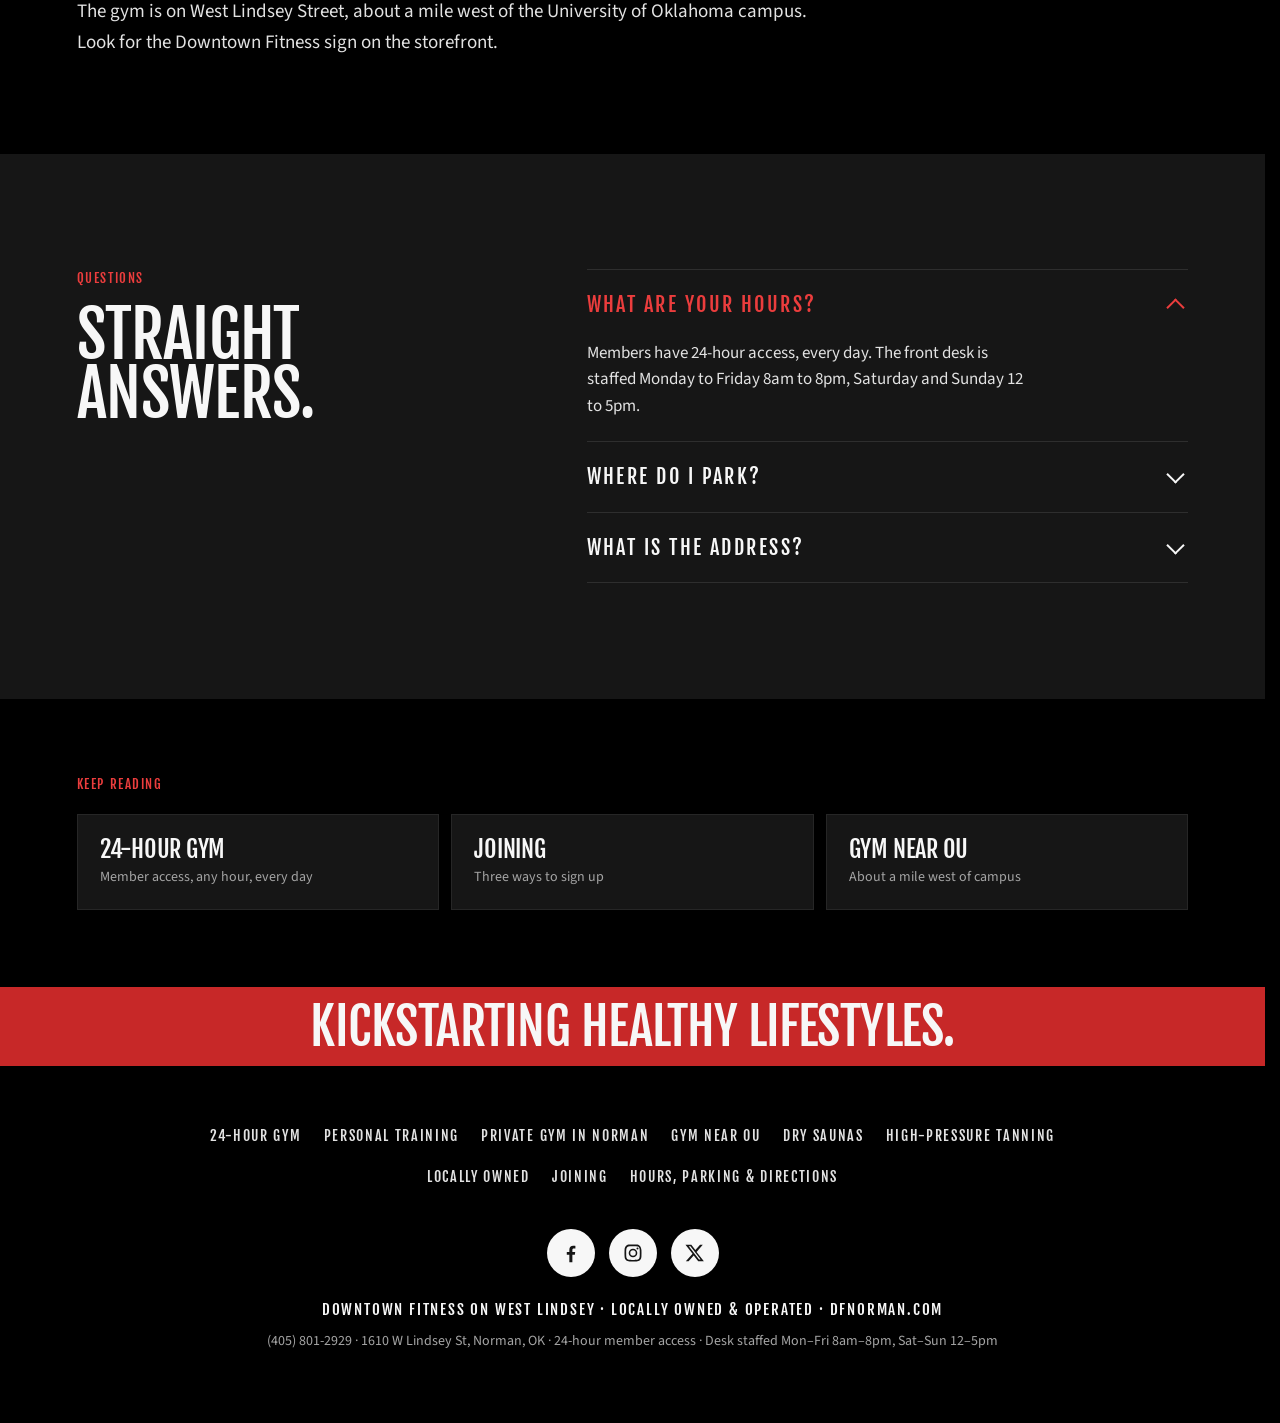
<file: hours-directions/index.html>
<!doctype html>
<html lang="en" class="no-js">
<head>
<meta charset="utf-8">
<meta name="viewport" content="width=device-width, initial-scale=1, viewport-fit=cover">
<title>Hours &amp; Directions · Downtown Fitness on West Lindsey</title>
<meta name="description" content="Downtown Fitness on West Lindsey, 1610 W Lindsey St, Norman, OK. 24-hour member access. Desk staffed Mon–Fri 8am–8pm, Sat–Sun 12–5pm. Parking out front.">
<meta name="theme-color" content="#000000">
<meta name="robots" content="index, follow, max-image-preview:large">
<link rel="canonical" href="https://stationonemain-source.github.io/downtown-fitness/hours-directions/">
<link rel="icon" href="data:image/svg+xml,%3Csvg xmlns='http://www.w3.org/2000/svg' viewBox='0 0 64 64'%3E%3Crect width='64' height='64' rx='8' fill='%23000'/%3E%3Cellipse cx='32' cy='32' rx='27' ry='16' fill='none' stroke='%23F7F7F7' stroke-width='3'/%3E%3Ctext x='32' y='30' font-family='Impact,Haettenschweiler,Arial Narrow,sans-serif' font-size='15' fill='%23F7F7F7' text-anchor='middle'%3EDT%3C/text%3E%3Ctext x='32' y='43' font-family='Impact,Haettenschweiler,Arial Narrow,sans-serif' font-size='15' fill='%23C72828' text-anchor='middle'%3EFIT%3C/text%3E%3C/svg%3E">
<link rel="apple-touch-icon" href="../img/logo-mark.png?v=20260917a">
<meta property="og:title" content="Hours &amp; Directions · Downtown Fitness on West Lindsey">
<meta property="og:description" content="Downtown Fitness on West Lindsey, 1610 W Lindsey St, Norman, OK. 24-hour member access. Desk staffed Mon–Fri 8am–8pm, Sat–Sun 12–5pm. Parking out front.">
<meta property="og:image" content="https://stationonemain-source.github.io/downtown-fitness/img/storefront-1600.webp">
<meta property="og:url" content="https://stationonemain-source.github.io/downtown-fitness/hours-directions/">
<meta property="og:type" content="website">
<meta property="og:site_name" content="Downtown Fitness on West Lindsey">
<meta name="twitter:card" content="summary_large_image">
<script>document.documentElement.className = 'js' + (matchMedia('(prefers-reduced-motion: reduce)').matches ? ' static' : '');</script>
<link rel="preconnect" href="https://fonts.googleapis.com">
<link rel="preconnect" href="https://fonts.gstatic.com" crossorigin>
<link rel="stylesheet" href="https://fonts.googleapis.com/css2?family=Fjalla+One&family=Source+Sans+Pro:wght@400;600&display=swap">
<link rel="stylesheet" href="../css/site.css?v=20260917a">
<script type="application/ld+json">
{
  "@context": "https://schema.org",
  "@type": "WebPage",
  "@id": "https://stationonemain-source.github.io/downtown-fitness/hours-directions/",
  "url": "https://stationonemain-source.github.io/downtown-fitness/hours-directions/",
  "name": "Hours & Directions · Downtown Fitness on West Lindsey",
  "description": "Downtown Fitness on West Lindsey, 1610 W Lindsey St, Norman, OK. 24-hour member access. Desk staffed Mon–Fri 8am–8pm, Sat–Sun 12–5pm. Parking out front.",
  "inLanguage": "en-US",
  "isPartOf": {
    "@type": "WebSite",
    "url": "https://stationonemain-source.github.io/downtown-fitness/",
    "name": "Downtown Fitness on West Lindsey"
  },
  "about": {
    "@id": "https://stationonemain-source.github.io/downtown-fitness/#gym"
  },
  "dateModified": "2026-09-16",
  "breadcrumb": {
    "@type": "BreadcrumbList",
    "itemListElement": [
      {
        "@type": "ListItem",
        "position": 1,
        "name": "Home",
        "item": "https://stationonemain-source.github.io/downtown-fitness/"
      },
      {
        "@type": "ListItem",
        "position": 2,
        "name": "Hours, parking & directions",
        "item": "https://stationonemain-source.github.io/downtown-fitness/hours-directions/"
      }
    ]
  }
}
</script>
<script type="application/ld+json">
{
  "@context": "https://schema.org",
  "@type": "FAQPage",
  "@id": "https://stationonemain-source.github.io/downtown-fitness/hours-directions/#faq",
  "mainEntity": [
    {
      "@type": "Question",
      "name": "What are your hours?",
      "acceptedAnswer": {
        "@type": "Answer",
        "text": "Members have 24-hour access, every day. The front desk is staffed Monday to Friday 8am to 8pm, Saturday and Sunday 12 to 5pm."
      }
    },
    {
      "@type": "Question",
      "name": "Where do I park?",
      "acceptedAnswer": {
        "@type": "Answer",
        "text": "There is a lot right out front in the West Lindsey Shopping Center."
      }
    },
    {
      "@type": "Question",
      "name": "What is the address?",
      "acceptedAnswer": {
        "@type": "Answer",
        "text": "1610 W Lindsey St, Norman, OK 73069."
      }
    }
  ]
}
</script>
</head>
<body class="subpage">
<a class="skip" href="#main">Skip to content</a>

<header class="chrome past" data-zone="in" id="chrome">
  <a class="wordmark" href="../#top" aria-label="Downtown Fitness on West Lindsey — top of page">
    <img src="../img/logo-mark.png?v=20260917a" width="225" height="101" alt="" decoding="async" fetchpriority="high">
  </a>
  <nav class="nav" aria-label="Site">
    <a href="../#training">Personal training</a>
    <a href="../#floor">The floor</a>
    <a href="../#reviews">Reviews</a>
    <a href="../#team">Team</a>
    <a href="../#visit">Visit</a>
    <button class="nav-toggle" id="navToggle" type="button" aria-expanded="false" aria-controls="sidenav">
      <span class="nav-bars" aria-hidden="true"><i></i><i></i><i></i></span>
      <span class="nav-toggle-t">Menu</span>
    </button>
    <a class="pill cta" href="../#visit">
      <span class="pill-dot" aria-hidden="true"></span>
      <span class="status-word">Desk hours</span><span class="pill-sep" aria-hidden="true"> · </span><span class="clock" aria-live="off">&nbsp;</span>
    </a>
  </nav>
</header>

<div class="nav-scrim" id="navScrim" hidden></div>
<nav class="sidenav" id="sidenav" aria-label="Sections and contact">
  <div class="sidenav-in">
    <div class="sidenav-top">
      <span class="sidenav-eyebrow">Downtown Fitness on West Lindsey</span>
      <button class="sidenav-close" type="button" aria-label="Close the menu">
        <svg viewBox="0 0 24 24" aria-hidden="true"><path fill="none" stroke="currentColor" stroke-width="2.2" stroke-linecap="round" d="M5 5l14 14M19 5L5 19"/></svg>
      </button>
    </div>

    <ul class="sidenav-list">
        <li><a href="../#training"><span class="sn-i">01</span><span>Personal training</span></a></li>
        <li><a href="../#floor"><span class="sn-i">02</span><span>The floor</span></a></li>
        <li><a href="../#reviews"><span class="sn-i">03</span><span>Reviews</span></a></li>
        <li><a href="../#team"><span class="sn-i">04</span><span>Our team</span></a></li>
        <li><a href="../#owner"><span class="sn-i">05</span><span>The owner</span></a></li>
        <li><a href="../#faq"><span class="sn-i">06</span><span>Questions</span></a></li>
        <li><a href="../#visit"><span class="sn-i">07</span><span>Visit</span></a></li>
    </ul>

    <ul class="sidenav-more" aria-label="More pages">
        <li><a href="../24-hour-gym-norman/">24-hour gym</a></li>
        <li><a href="../personal-training/">Personal training</a></li>
        <li><a href="../private-gym-norman/">Private gym in Norman</a></li>
        <li><a href="../gym-near-ou/">Gym near OU</a></li>
        <li><a href="../sauna/">Dry saunas</a></li>
        <li><a href="../tanning/">High-pressure tanning</a></li>
        <li><a href="../locally-owned/">Locally owned</a></li>
        <li><a href="../join/">Joining</a></li>
        <li><a href="../hours-directions/">Hours, parking & directions</a></li>
    </ul>

    <div class="sidenav-foot">
      <a class="sidenav-call" href="tel:4058012929" data-track="call_sidenav">
        <span class="sn-lbl">Call the desk</span>
        <span class="sn-num">(405) 801-2929</span>
      </a>
      <a class="sidenav-line" href="https://www.google.com/maps/dir/?api=1&amp;destination=1610+W+Lindsey+St,+Norman,+OK" rel="noopener" target="_blank">
        <span class="sn-lbl">Directions</span>
        <span>1610 W Lindsey St, Norman, OK</span>
      </a>
      <p class="sidenav-hours"><span class="sn-lbl">Members</span>24-hour access, every day</p>
      <p class="sidenav-hours"><span class="sn-lbl">Desk staffed</span>Mon&ndash;Fri 8am&ndash;8pm<br>Sat&ndash;Sun 12&ndash;5pm<br><span class="js-only desk-now"></span></p>
      <ul class="sidenav-social">
        <li><a href="https://www.facebook.com/downtownfitnessonwestlindsey" rel="noopener" target="_blank" aria-label="Downtown Fitness on Facebook"><svg viewBox="0 0 24 24" aria-hidden="true"><path fill="currentColor" d="M13.5 22v-8h2.7l.4-3.2h-3.1V8.8c0-.9.3-1.6 1.6-1.6h1.7V4.3c-.3 0-1.3-.1-2.5-.1-2.5 0-4.1 1.5-4.1 4.2v2.4H7.4V14h2.8v8h3.3z"/></svg></a></li>
        <li><a href="https://www.instagram.com/downtownfitnessnorman/" rel="noopener" target="_blank" aria-label="Downtown Fitness on Instagram"><svg viewBox="0 0 24 24" aria-hidden="true"><path fill="currentColor" d="M12 7.3a4.7 4.7 0 1 0 0 9.4 4.7 4.7 0 0 0 0-9.4zm0 7.7a3 3 0 1 1 0-6 3 3 0 0 1 0 6zm6-7.9a1.1 1.1 0 1 1-2.2 0 1.1 1.1 0 0 1 2.2 0zM21 8.2c-.1-1.5-.4-2.8-1.5-3.9S17.3 2.9 15.8 2.8c-1.5-.1-6.1-.1-7.6 0-1.5.1-2.8.4-3.9 1.5S2.9 6.7 2.8 8.2c-.1 1.5-.1 6.1 0 7.6.1 1.5.4 2.8 1.5 3.9s2.4 1.4 3.9 1.5c1.5.1 6.1.1 7.6 0 1.5-.1 2.8-.4 3.9-1.5s1.4-2.4 1.5-3.9c.1-1.5.1-6.1 0-7.6zm-2 9.2a3 3 0 0 1-1.7 1.7c-1.2.5-4 .4-5.3.4s-4.1.1-5.3-.4a3 3 0 0 1-1.7-1.7c-.5-1.2-.4-4-.4-5.3s-.1-4.1.4-5.3A3 3 0 0 1 6.7 5c1.2-.5 4-.4 5.3-.4s4.1-.1 5.3.4A3 3 0 0 1 19 6.7c.5 1.2.4 4 .4 5.3s.1 4.1-.4 5.3z"/></svg></a></li>
        <li><a href="https://www.twitter.com/dfnorman" rel="noopener" target="_blank" aria-label="Downtown Fitness on X, formerly Twitter"><svg viewBox="0 0 24 24" aria-hidden="true"><path fill="currentColor" d="M17.5 3h3l-6.8 7.8L21.7 21h-6.2l-4.9-6.4L5 21H2l7.3-8.3L1.6 3h6.4l4.4 5.8L17.5 3zm-1.1 16.2h1.7L7 4.7H5.2l11.2 14.5z"/></svg></a></li>
      </ul>
    </div>
  </div>
</nav>

<main id="main" class="pg">
  <nav class="pg-crumbs" aria-label="Breadcrumb"><ol><li><a href="../">Home</a></li><li aria-current="page">Hours, parking &amp; directions</li></ol></nav>

  <header class="pg-hero has-photo">
    <div class="pg-hero-copy">
      <p class="kicker">Hours, parking and directions</p>
      <h1>Hours, parking and how to find us.</h1>
      <p class="pg-lede">Downtown Fitness on West Lindsey is at 1610 W Lindsey St, Norman, OK 73069, in the West Lindsey Shopping Center, with a parking lot right out front. Members have 24-hour access, every day; the front desk is staffed Monday to Friday 8am to 8pm and Saturday and Sunday 12 to 5pm. Phone (405) 801-2929.</p>
      <p class="pg-cta"><a class="btn btn-red btn-xl" href="tel:4058012929" data-track="call_hours-directions">Call (405) 801-2929</a><a class="btn btn-outline-cream btn-xl" href="https://www.google.com/maps/dir/?api=1&amp;destination=1610+W+Lindsey+St,+Norman,+OK" rel="noopener" target="_blank">Get directions</a></p>
    </div>
  <figure class="pg-photo"><img src="../img/storefront-900.webp?v=20260917a" srcset="../img/storefront-900.webp?v=20260917a 900w, ../img/storefront-1600.webp?v=20260917a 1600w" sizes="(max-width: 900px) 100vw, 44vw" width="900" height="675" alt="The Downtown Fitness on West Lindsey storefront and the parking lot out front" decoding="async" fetchpriority="high"></figure>
  </header>

  <section class="pg-facts" aria-labelledby="facts-h">
    <h2 id="facts-h" class="kicker">At a glance</h2>
    <dl class="facts">
      <div><dt>Address</dt><dd>1610 W Lindsey St, Norman, OK 73069</dd></div>
      <div><dt>Located in</dt><dd>West Lindsey Shopping Center</dd></div>
      <div><dt>Parking</dt><dd>Lot right out front</dd></div>
      <div><dt>Members</dt><dd>24 hours, every day</dd></div>
      <div><dt>Desk staffed</dt><dd>Mon–Fri 8am–8pm · Sat–Sun 12–5pm</dd></div>
      <div><dt>Phone</dt><dd>(405) 801-2929</dd></div>
      <div class="js-only"><dt>Right now</dt><dd class="desk-now"></dd></div>
    </dl>
  <div class="pg-map"><iframe title="Map: Downtown Fitness, 1610 W Lindsey St, Norman, OK" loading="lazy" referrerpolicy="no-referrer-when-downgrade" src="https://www.google.com/maps?q=1610+W+Lindsey+St,+Norman,+OK&amp;output=embed" allowfullscreen></iframe></div>
  </section>

  <section class="pg-body">
    <h2>Getting here</h2>
    <p>The gym is on West Lindsey Street, about a mile west of the University of Oklahoma campus. Look for the Downtown Fitness sign on the storefront.</p>
  </section>

  <section class="faq pg-faq" aria-labelledby="faq-h">
    <div class="faq-head">
      <p class="kicker">Questions</p>
      <h2 id="faq-h">Straight answers.</h2>
    </div>
    <div class="faq-list">
      <details class="faq-item" open>
        <summary>What are your hours?</summary>
        <p>Members have 24-hour access, every day. The front desk is staffed Monday to Friday 8am to 8pm, Saturday and Sunday 12 to 5pm.</p>
      </details>
      <details class="faq-item">
        <summary>Where do I park?</summary>
        <p>There is a lot right out front in the West Lindsey Shopping Center.</p>
      </details>
      <details class="faq-item">
        <summary>What is the address?</summary>
        <p>1610 W Lindsey St, Norman, OK 73069.</p>
      </details>
    </div>
  </section>

  <nav class="pg-rel" aria-labelledby="rel-h">
    <h2 id="rel-h" class="kicker">Keep reading</h2>
    <ul>
      <li><a href="../24-hour-gym-norman/"><span>24-hour gym</span><span class="pg-rel-d">Member access, any hour, every day</span></a></li>
      <li><a href="../join/"><span>Joining</span><span class="pg-rel-d">Three ways to sign up</span></a></li>
      <li><a href="../gym-near-ou/"><span>Gym near OU</span><span class="pg-rel-d">About a mile west of campus</span></a></li>
    </ul>
  </nav>
</main>

<footer class="foot">
  <div class="marq-wrap" aria-hidden="true">
    <div class="marq"><span>Kickstarting healthy lifestyles.</span></div>
  </div>
  <div class="foot-inner">
    <nav class="foot-pages" aria-label="More about the gym">
    <ul>
      <li><a href="../24-hour-gym-norman/">24-hour gym</a></li>
      <li><a href="../personal-training/">Personal training</a></li>
      <li><a href="../private-gym-norman/">Private gym in Norman</a></li>
      <li><a href="../gym-near-ou/">Gym near OU</a></li>
      <li><a href="../sauna/">Dry saunas</a></li>
      <li><a href="../tanning/">High-pressure tanning</a></li>
      <li><a href="../locally-owned/">Locally owned</a></li>
      <li><a href="../join/">Joining</a></li>
      <li><a href="../hours-directions/">Hours, parking & directions</a></li>
    </ul>
    </nav>
    <ul class="social" aria-label="Downtown Fitness on social media">
      <li><a href="https://www.facebook.com/downtownfitnessonwestlindsey" rel="noopener" target="_blank" aria-label="Downtown Fitness on Facebook">
        <svg viewBox="0 0 24 24" aria-hidden="true"><path fill="currentColor" d="M13.5 22v-8h2.7l.4-3.2h-3.1V8.8c0-.9.3-1.6 1.6-1.6h1.7V4.3c-.3 0-1.3-.1-2.5-.1-2.5 0-4.1 1.5-4.1 4.2v2.4H7.4V14h2.8v8h3.3z"/></svg></a></li>
      <li><a href="https://www.instagram.com/downtownfitnessnorman/" rel="noopener" target="_blank" aria-label="Downtown Fitness on Instagram">
        <svg viewBox="0 0 24 24" aria-hidden="true"><path fill="currentColor" d="M12 7.3a4.7 4.7 0 1 0 0 9.4 4.7 4.7 0 0 0 0-9.4zm0 7.7a3 3 0 1 1 0-6 3 3 0 0 1 0 6zm6-7.9a1.1 1.1 0 1 1-2.2 0 1.1 1.1 0 0 1 2.2 0zM21 8.2c-.1-1.5-.4-2.8-1.5-3.9S17.3 2.9 15.8 2.8c-1.5-.1-6.1-.1-7.6 0-1.5.1-2.8.4-3.9 1.5S2.9 6.7 2.8 8.2c-.1 1.5-.1 6.1 0 7.6.1 1.5.4 2.8 1.5 3.9s2.4 1.4 3.9 1.5c1.5.1 6.1.1 7.6 0 1.5-.1 2.8-.4 3.9-1.5s1.4-2.4 1.5-3.9c.1-1.5.1-6.1 0-7.6zm-2 9.2a3 3 0 0 1-1.7 1.7c-1.2.5-4 .4-5.3.4s-4.1.1-5.3-.4a3 3 0 0 1-1.7-1.7c-.5-1.2-.4-4-.4-5.3s-.1-4.1.4-5.3A3 3 0 0 1 6.7 5c1.2-.5 4-.4 5.3-.4s4.1-.1 5.3.4A3 3 0 0 1 19 6.7c.5 1.2.4 4 .4 5.3s.1 4.1-.4 5.3z"/></svg></a></li>
      <li><a href="https://www.twitter.com/dfnorman" rel="noopener" target="_blank" aria-label="Downtown Fitness on X, formerly Twitter">
        <svg viewBox="0 0 24 24" aria-hidden="true"><path fill="currentColor" d="M17.5 3h3l-6.8 7.8L21.7 21h-6.2l-4.9-6.4L5 21H2l7.3-8.3L1.6 3h6.4l4.4 5.8L17.5 3zm-1.1 16.2h1.7L7 4.7H5.2l11.2 14.5z"/></svg></a></li>
    </ul>
    <p class="foot-line">Downtown Fitness on West Lindsey <span aria-hidden="true">·</span> Locally owned &amp; operated <span aria-hidden="true">·</span> <a href="https://dfnorman.com" rel="noopener">dfnorman.com</a></p>
    <p class="foot-sub"><a href="tel:4058012929" data-track="call_footer">(405) 801-2929</a> <span aria-hidden="true">·</span> 1610 W Lindsey St, Norman, OK <span aria-hidden="true">·</span> 24-hour member access <span aria-hidden="true">·</span> Desk staffed Mon&ndash;Fri 8am&ndash;8pm, Sat&ndash;Sun 12&ndash;5pm</p>
  </div>
</footer>

<aside class="desk" id="desk" aria-label="Ask the desk">
  <button class="desk-btn" type="button" aria-expanded="false" aria-controls="desk-panel" aria-label="Ask the desk">
    <span class="desk-ico" aria-hidden="true">
      <svg viewBox="0 0 24 24" fill="none" stroke="currentColor" stroke-width="2" stroke-linecap="round" stroke-linejoin="round"><path d="M21 11.5a8.4 8.4 0 0 1-9 8.4 9.9 9.9 0 0 1-4.2-.9L3 21l1.9-4.3A8.4 8.4 0 0 1 12 3a8.4 8.4 0 0 1 9 8.5z"/></svg>
    </span>
    <span class="desk-btn-txt">Ask the desk</span>
  </button>

  <div class="desk-panel" id="desk-panel" role="dialog" aria-label="Ask the desk at Downtown Fitness" hidden>
    <div class="desk-head">
      <img src="../img/logo-mark.png?v=20260917a" width="225" height="101" alt="Downtown Fitness" class="desk-logo">
      <button class="desk-close" type="button" aria-label="Close">&times;</button>
    </div>
    <p class="desk-sub">An assistant, not a person. To talk to a person, call
      <a href="tel:4058012929">(405) 801-2929</a>.</p>

    <div class="desk-log" role="log" aria-live="polite" aria-label="Conversation"></div>

    <div class="desk-chips">
      <button class="desk-chip" type="button">Are you open 24 hours?</button>
      <button class="desk-chip" type="button">What's on the floor?</button>
      <button class="desk-chip" type="button">Tell me about personal training</button>
    </div>

    <form class="desk-form">
      <label class="sr-only" for="desk-input">Your message</label>
      <input class="desk-input" id="desk-input" type="text" autocomplete="off"
             placeholder="Ask about hours, the floor, training&hellip;">
      <button class="desk-send" type="submit" aria-label="Send">
        <svg viewBox="0 0 24 24" fill="none" stroke="currentColor" stroke-width="2" stroke-linecap="round" stroke-linejoin="round" aria-hidden="true"><path d="M5 12h14M13 6l6 6-6 6"/></svg>
      </button>
    </form>
  </div>
</aside>

<script defer src="../js/page.js?v=20260917a"></script>
<script defer src="../js/nav.js?v=20260917a"></script>
<script defer src="../js/chat.js?v=20260917a"></script>
</body>
</html>
</file>
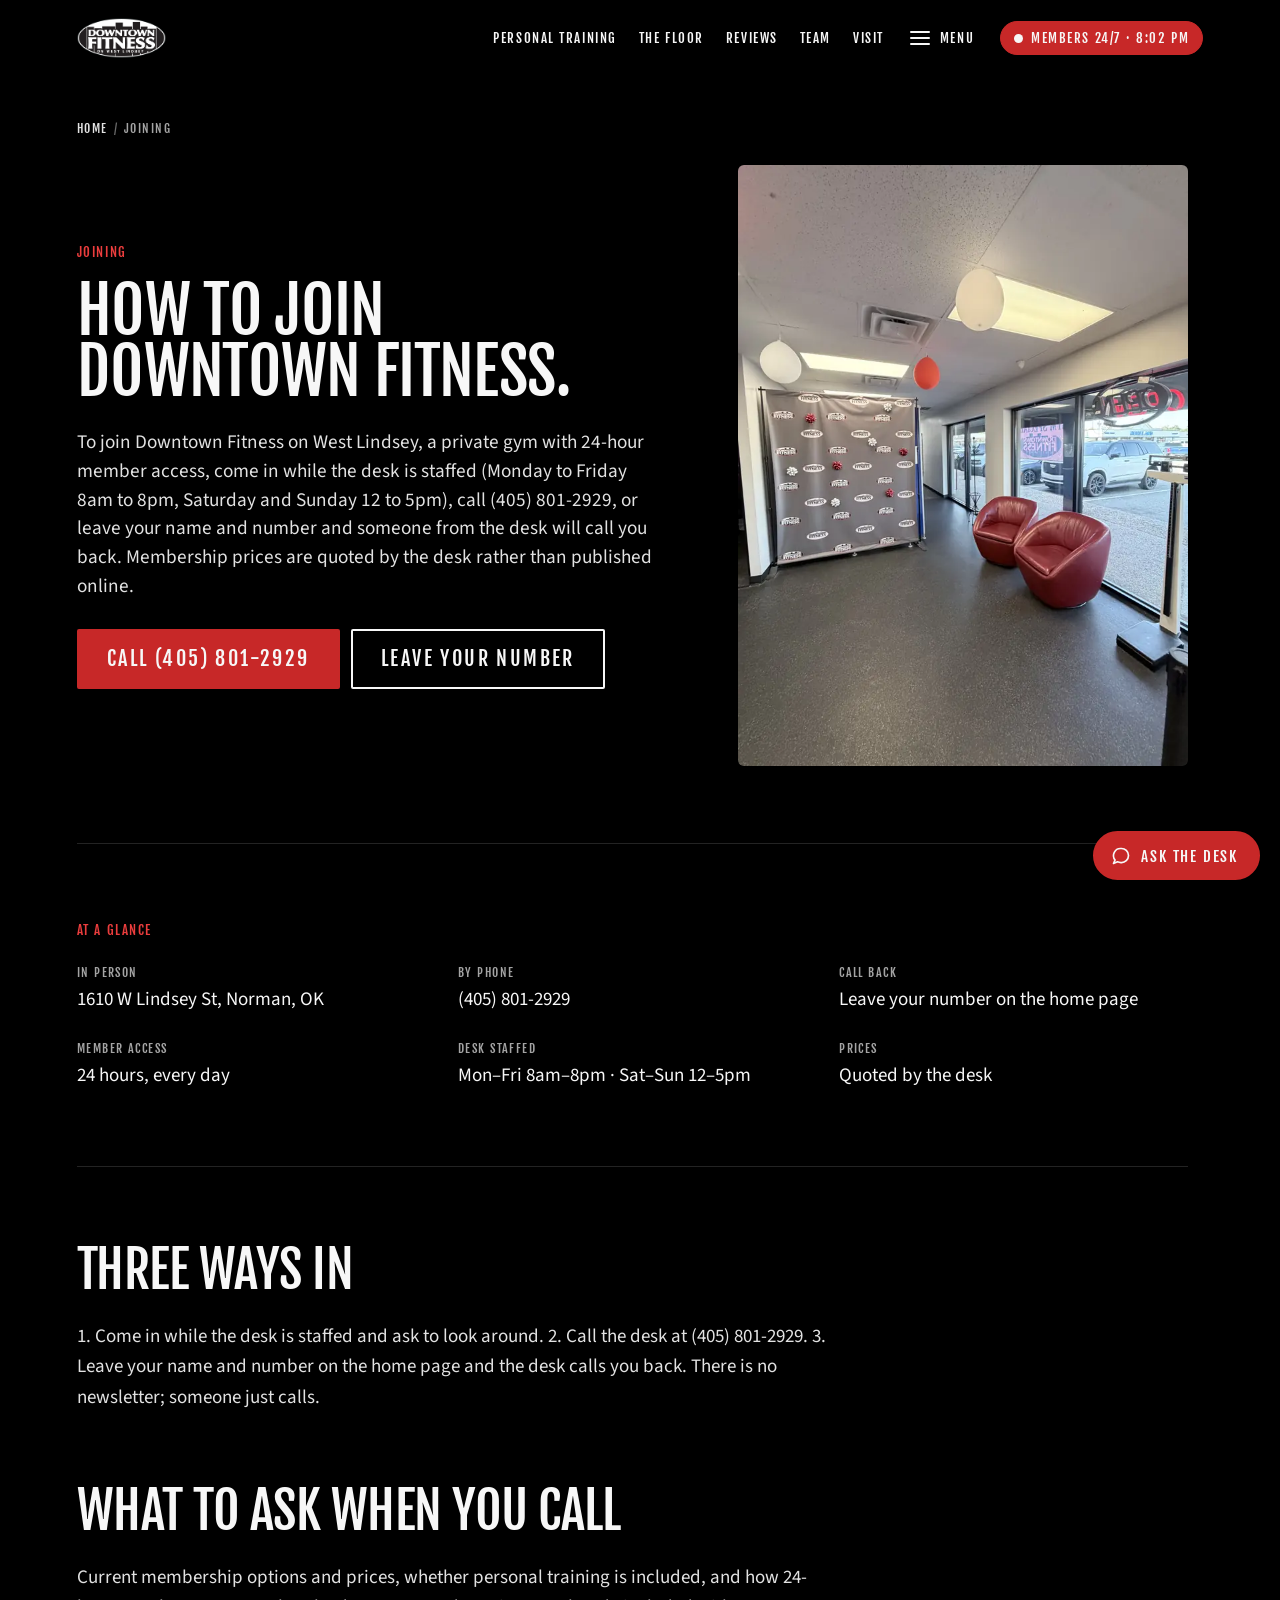
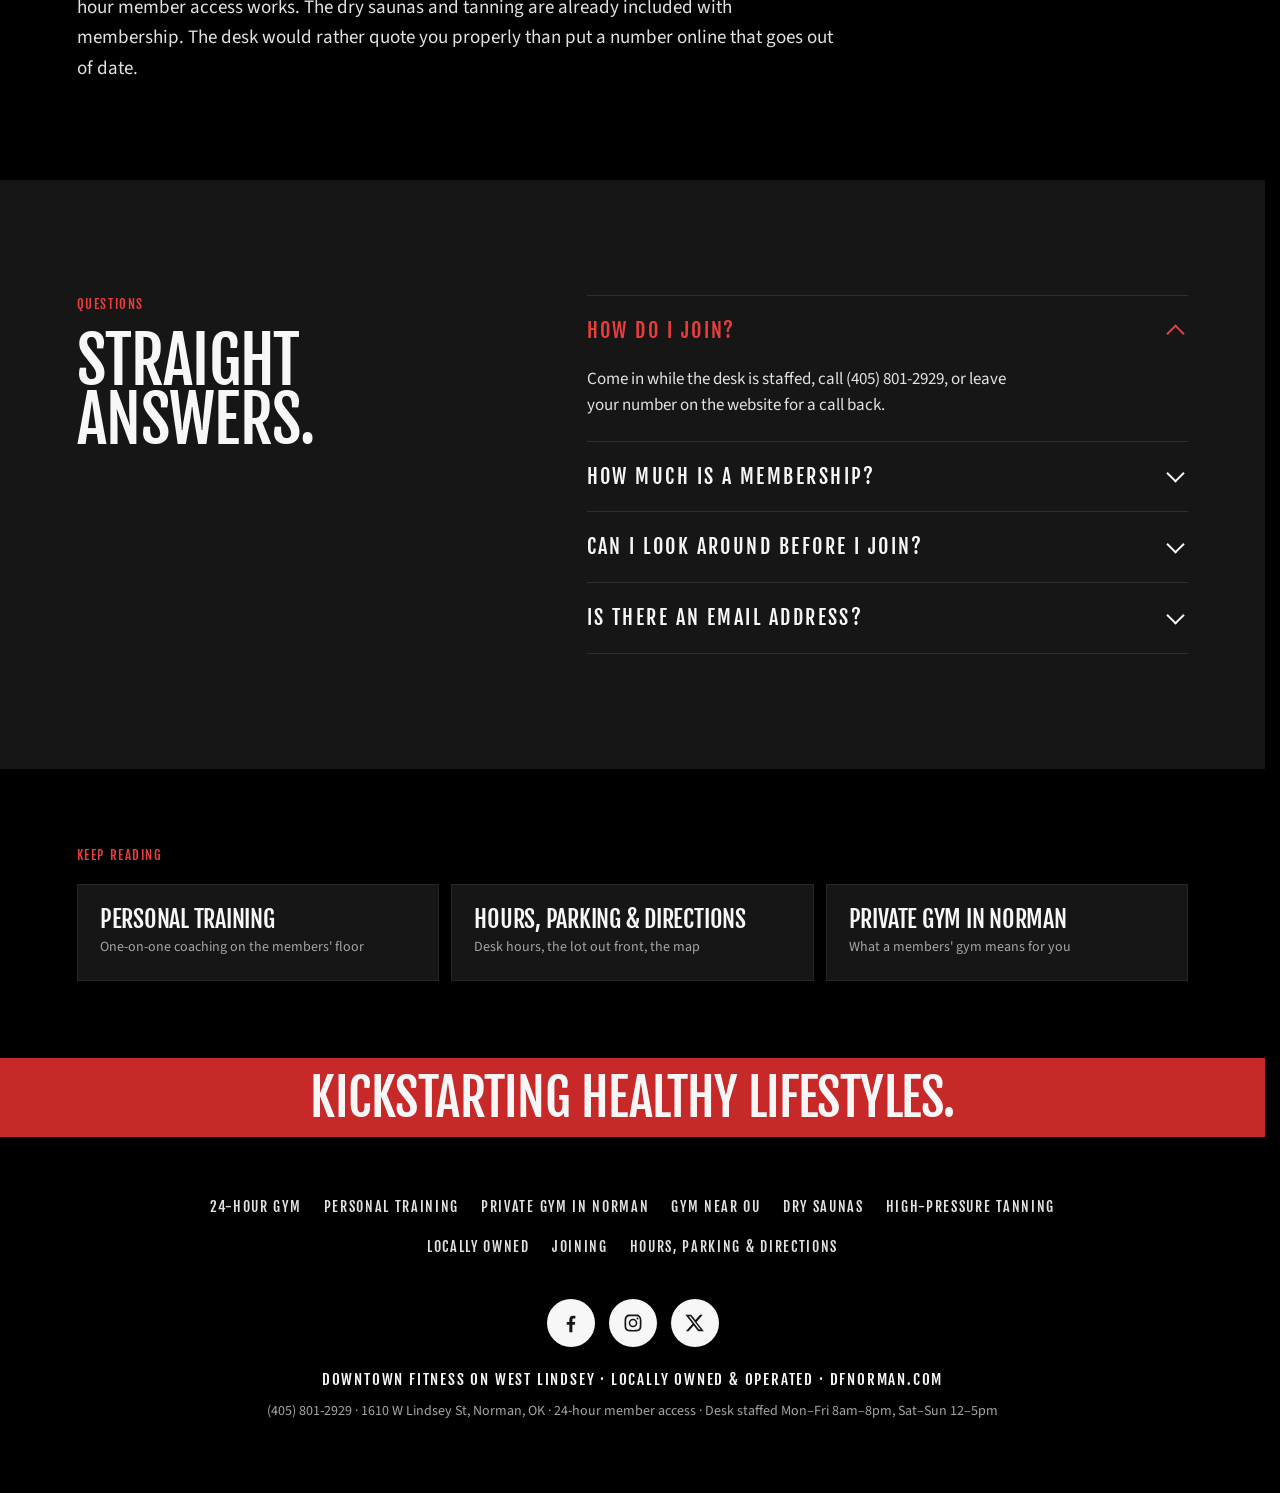
<file: join/index.html>
<!doctype html>
<html lang="en" class="no-js">
<head>
<meta charset="utf-8">
<meta name="viewport" content="width=device-width, initial-scale=1, viewport-fit=cover">
<title>How to Join Downtown Fitness on West Lindsey · Norman, OK Gym</title>
<meta name="description" content="How to join Downtown Fitness on West Lindsey in Norman, OK: come in while the desk is staffed, call (405) 801-2929, or leave your number for a call back.">
<meta name="theme-color" content="#000000">
<meta name="robots" content="index, follow, max-image-preview:large">
<link rel="canonical" href="https://stationonemain-source.github.io/downtown-fitness/join/">
<link rel="icon" href="data:image/svg+xml,%3Csvg xmlns='http://www.w3.org/2000/svg' viewBox='0 0 64 64'%3E%3Crect width='64' height='64' rx='8' fill='%23000'/%3E%3Cellipse cx='32' cy='32' rx='27' ry='16' fill='none' stroke='%23F7F7F7' stroke-width='3'/%3E%3Ctext x='32' y='30' font-family='Impact,Haettenschweiler,Arial Narrow,sans-serif' font-size='15' fill='%23F7F7F7' text-anchor='middle'%3EDT%3C/text%3E%3Ctext x='32' y='43' font-family='Impact,Haettenschweiler,Arial Narrow,sans-serif' font-size='15' fill='%23C72828' text-anchor='middle'%3EFIT%3C/text%3E%3C/svg%3E">
<link rel="apple-touch-icon" href="../img/logo-mark.png?v=20260917a">
<meta property="og:title" content="How to Join Downtown Fitness on West Lindsey · Norman, OK Gym">
<meta property="og:description" content="How to join Downtown Fitness on West Lindsey in Norman, OK: come in while the desk is staffed, call (405) 801-2929, or leave your number for a call back.">
<meta property="og:image" content="https://stationonemain-source.github.io/downtown-fitness/img/lobby-1600.webp">
<meta property="og:url" content="https://stationonemain-source.github.io/downtown-fitness/join/">
<meta property="og:type" content="website">
<meta property="og:site_name" content="Downtown Fitness on West Lindsey">
<meta name="twitter:card" content="summary_large_image">
<script>document.documentElement.className = 'js' + (matchMedia('(prefers-reduced-motion: reduce)').matches ? ' static' : '');</script>
<link rel="preconnect" href="https://fonts.googleapis.com">
<link rel="preconnect" href="https://fonts.gstatic.com" crossorigin>
<link rel="stylesheet" href="https://fonts.googleapis.com/css2?family=Fjalla+One&family=Source+Sans+Pro:wght@400;600&display=swap">
<link rel="stylesheet" href="../css/site.css?v=20260917a">
<script type="application/ld+json">
{
  "@context": "https://schema.org",
  "@type": "WebPage",
  "@id": "https://stationonemain-source.github.io/downtown-fitness/join/",
  "url": "https://stationonemain-source.github.io/downtown-fitness/join/",
  "name": "How to Join Downtown Fitness on West Lindsey · Norman, OK Gym",
  "description": "How to join Downtown Fitness on West Lindsey in Norman, OK: come in while the desk is staffed, call (405) 801-2929, or leave your number for a call back.",
  "inLanguage": "en-US",
  "isPartOf": {
    "@type": "WebSite",
    "url": "https://stationonemain-source.github.io/downtown-fitness/",
    "name": "Downtown Fitness on West Lindsey"
  },
  "about": {
    "@id": "https://stationonemain-source.github.io/downtown-fitness/#gym"
  },
  "dateModified": "2026-09-16",
  "breadcrumb": {
    "@type": "BreadcrumbList",
    "itemListElement": [
      {
        "@type": "ListItem",
        "position": 1,
        "name": "Home",
        "item": "https://stationonemain-source.github.io/downtown-fitness/"
      },
      {
        "@type": "ListItem",
        "position": 2,
        "name": "Joining",
        "item": "https://stationonemain-source.github.io/downtown-fitness/join/"
      }
    ]
  }
}
</script>
<script type="application/ld+json">
{
  "@context": "https://schema.org",
  "@type": "FAQPage",
  "@id": "https://stationonemain-source.github.io/downtown-fitness/join/#faq",
  "mainEntity": [
    {
      "@type": "Question",
      "name": "How do I join?",
      "acceptedAnswer": {
        "@type": "Answer",
        "text": "Come in while the desk is staffed, call (405) 801-2929, or leave your number on the website for a call back."
      }
    },
    {
      "@type": "Question",
      "name": "How much is a membership?",
      "acceptedAnswer": {
        "@type": "Answer",
        "text": "Prices are not published online. Call the desk at (405) 801-2929 for a current quote."
      }
    },
    {
      "@type": "Question",
      "name": "Can I look around before I join?",
      "acceptedAnswer": {
        "@type": "Answer",
        "text": "Yes. Come by while the desk is staffed and ask to look around."
      }
    },
    {
      "@type": "Question",
      "name": "Is there an email address?",
      "acceptedAnswer": {
        "@type": "Answer",
        "text": "No. Call (405) 801-2929 or leave your number on the website."
      }
    }
  ]
}
</script>
</head>
<body class="subpage">
<a class="skip" href="#main">Skip to content</a>

<header class="chrome past" data-zone="in" id="chrome">
  <a class="wordmark" href="../#top" aria-label="Downtown Fitness on West Lindsey — top of page">
    <img src="../img/logo-mark.png?v=20260917a" width="225" height="101" alt="" decoding="async" fetchpriority="high">
  </a>
  <nav class="nav" aria-label="Site">
    <a href="../#training">Personal training</a>
    <a href="../#floor">The floor</a>
    <a href="../#reviews">Reviews</a>
    <a href="../#team">Team</a>
    <a href="../#visit">Visit</a>
    <button class="nav-toggle" id="navToggle" type="button" aria-expanded="false" aria-controls="sidenav">
      <span class="nav-bars" aria-hidden="true"><i></i><i></i><i></i></span>
      <span class="nav-toggle-t">Menu</span>
    </button>
    <a class="pill cta" href="../#visit">
      <span class="pill-dot" aria-hidden="true"></span>
      <span class="status-word">Desk hours</span><span class="pill-sep" aria-hidden="true"> · </span><span class="clock" aria-live="off">&nbsp;</span>
    </a>
  </nav>
</header>

<div class="nav-scrim" id="navScrim" hidden></div>
<nav class="sidenav" id="sidenav" aria-label="Sections and contact">
  <div class="sidenav-in">
    <div class="sidenav-top">
      <span class="sidenav-eyebrow">Downtown Fitness on West Lindsey</span>
      <button class="sidenav-close" type="button" aria-label="Close the menu">
        <svg viewBox="0 0 24 24" aria-hidden="true"><path fill="none" stroke="currentColor" stroke-width="2.2" stroke-linecap="round" d="M5 5l14 14M19 5L5 19"/></svg>
      </button>
    </div>

    <ul class="sidenav-list">
        <li><a href="../#training"><span class="sn-i">01</span><span>Personal training</span></a></li>
        <li><a href="../#floor"><span class="sn-i">02</span><span>The floor</span></a></li>
        <li><a href="../#reviews"><span class="sn-i">03</span><span>Reviews</span></a></li>
        <li><a href="../#team"><span class="sn-i">04</span><span>Our team</span></a></li>
        <li><a href="../#owner"><span class="sn-i">05</span><span>The owner</span></a></li>
        <li><a href="../#faq"><span class="sn-i">06</span><span>Questions</span></a></li>
        <li><a href="../#visit"><span class="sn-i">07</span><span>Visit</span></a></li>
    </ul>

    <ul class="sidenav-more" aria-label="More pages">
        <li><a href="../24-hour-gym-norman/">24-hour gym</a></li>
        <li><a href="../personal-training/">Personal training</a></li>
        <li><a href="../private-gym-norman/">Private gym in Norman</a></li>
        <li><a href="../gym-near-ou/">Gym near OU</a></li>
        <li><a href="../sauna/">Dry saunas</a></li>
        <li><a href="../tanning/">High-pressure tanning</a></li>
        <li><a href="../locally-owned/">Locally owned</a></li>
        <li><a href="../join/">Joining</a></li>
        <li><a href="../hours-directions/">Hours, parking & directions</a></li>
    </ul>

    <div class="sidenav-foot">
      <a class="sidenav-call" href="tel:4058012929" data-track="call_sidenav">
        <span class="sn-lbl">Call the desk</span>
        <span class="sn-num">(405) 801-2929</span>
      </a>
      <a class="sidenav-line" href="https://www.google.com/maps/dir/?api=1&amp;destination=1610+W+Lindsey+St,+Norman,+OK" rel="noopener" target="_blank">
        <span class="sn-lbl">Directions</span>
        <span>1610 W Lindsey St, Norman, OK</span>
      </a>
      <p class="sidenav-hours"><span class="sn-lbl">Members</span>24-hour access, every day</p>
      <p class="sidenav-hours"><span class="sn-lbl">Desk staffed</span>Mon&ndash;Fri 8am&ndash;8pm<br>Sat&ndash;Sun 12&ndash;5pm<br><span class="js-only desk-now"></span></p>
      <ul class="sidenav-social">
        <li><a href="https://www.facebook.com/downtownfitnessonwestlindsey" rel="noopener" target="_blank" aria-label="Downtown Fitness on Facebook"><svg viewBox="0 0 24 24" aria-hidden="true"><path fill="currentColor" d="M13.5 22v-8h2.7l.4-3.2h-3.1V8.8c0-.9.3-1.6 1.6-1.6h1.7V4.3c-.3 0-1.3-.1-2.5-.1-2.5 0-4.1 1.5-4.1 4.2v2.4H7.4V14h2.8v8h3.3z"/></svg></a></li>
        <li><a href="https://www.instagram.com/downtownfitnessnorman/" rel="noopener" target="_blank" aria-label="Downtown Fitness on Instagram"><svg viewBox="0 0 24 24" aria-hidden="true"><path fill="currentColor" d="M12 7.3a4.7 4.7 0 1 0 0 9.4 4.7 4.7 0 0 0 0-9.4zm0 7.7a3 3 0 1 1 0-6 3 3 0 0 1 0 6zm6-7.9a1.1 1.1 0 1 1-2.2 0 1.1 1.1 0 0 1 2.2 0zM21 8.2c-.1-1.5-.4-2.8-1.5-3.9S17.3 2.9 15.8 2.8c-1.5-.1-6.1-.1-7.6 0-1.5.1-2.8.4-3.9 1.5S2.9 6.7 2.8 8.2c-.1 1.5-.1 6.1 0 7.6.1 1.5.4 2.8 1.5 3.9s2.4 1.4 3.9 1.5c1.5.1 6.1.1 7.6 0 1.5-.1 2.8-.4 3.9-1.5s1.4-2.4 1.5-3.9c.1-1.5.1-6.1 0-7.6zm-2 9.2a3 3 0 0 1-1.7 1.7c-1.2.5-4 .4-5.3.4s-4.1.1-5.3-.4a3 3 0 0 1-1.7-1.7c-.5-1.2-.4-4-.4-5.3s-.1-4.1.4-5.3A3 3 0 0 1 6.7 5c1.2-.5 4-.4 5.3-.4s4.1-.1 5.3.4A3 3 0 0 1 19 6.7c.5 1.2.4 4 .4 5.3s.1 4.1-.4 5.3z"/></svg></a></li>
        <li><a href="https://www.twitter.com/dfnorman" rel="noopener" target="_blank" aria-label="Downtown Fitness on X, formerly Twitter"><svg viewBox="0 0 24 24" aria-hidden="true"><path fill="currentColor" d="M17.5 3h3l-6.8 7.8L21.7 21h-6.2l-4.9-6.4L5 21H2l7.3-8.3L1.6 3h6.4l4.4 5.8L17.5 3zm-1.1 16.2h1.7L7 4.7H5.2l11.2 14.5z"/></svg></a></li>
      </ul>
    </div>
  </div>
</nav>

<main id="main" class="pg">
  <nav class="pg-crumbs" aria-label="Breadcrumb"><ol><li><a href="../">Home</a></li><li aria-current="page">Joining</li></ol></nav>

  <header class="pg-hero has-photo">
    <div class="pg-hero-copy">
      <p class="kicker">Joining</p>
      <h1>How to join Downtown Fitness.</h1>
      <p class="pg-lede">To join Downtown Fitness on West Lindsey, a private gym with 24-hour member access, come in while the desk is staffed (Monday to Friday 8am to 8pm, Saturday and Sunday 12 to 5pm), call (405) 801-2929, or leave your name and number and someone from the desk will call you back. Membership prices are quoted by the desk rather than published online.</p>
      <p class="pg-cta"><a class="btn btn-red btn-xl" href="tel:4058012929" data-track="call_join">Call (405) 801-2929</a><a class="btn btn-outline-cream btn-xl" href="../#join">Leave your number</a></p>
    </div>
  <figure class="pg-photo"><img src="../img/lobby-900.webp?v=20260917a" srcset="../img/lobby-900.webp?v=20260917a 900w, ../img/lobby-1600.webp?v=20260917a 1600w" sizes="(max-width: 900px) 100vw, 44vw" width="675" height="900" alt="The entry, red chairs and balloons by the door" decoding="async" fetchpriority="high"></figure>
  </header>

  <section class="pg-facts" aria-labelledby="facts-h">
    <h2 id="facts-h" class="kicker">At a glance</h2>
    <dl class="facts">
      <div><dt>In person</dt><dd>1610 W Lindsey St, Norman, OK</dd></div>
      <div><dt>By phone</dt><dd>(405) 801-2929</dd></div>
      <div><dt>Call back</dt><dd>Leave your number on the home page</dd></div>
      <div><dt>Member access</dt><dd>24 hours, every day</dd></div>
      <div><dt>Desk staffed</dt><dd>Mon–Fri 8am–8pm · Sat–Sun 12–5pm</dd></div>
      <div><dt>Prices</dt><dd>Quoted by the desk</dd></div>
    </dl>
  </section>

  <section class="pg-body">
    <h2>Three ways in</h2>
    <p>1. Come in while the desk is staffed and ask to look around. 2. Call the desk at (405) 801-2929. 3. Leave your name and number on the home page and the desk calls you back. There is no newsletter; someone just calls.</p>
    <h2>What to ask when you call</h2>
    <p>Current membership options and prices, whether personal training is included, and how 24-hour member access works. The dry saunas and tanning are already included with membership. The desk would rather quote you properly than put a number online that goes out of date.</p>
  </section>

  <section class="faq pg-faq" aria-labelledby="faq-h">
    <div class="faq-head">
      <p class="kicker">Questions</p>
      <h2 id="faq-h">Straight answers.</h2>
    </div>
    <div class="faq-list">
      <details class="faq-item" open>
        <summary>How do I join?</summary>
        <p>Come in while the desk is staffed, call (405) 801-2929, or leave your number on the website for a call back.</p>
      </details>
      <details class="faq-item">
        <summary>How much is a membership?</summary>
        <p>Prices are not published online. Call the desk at (405) 801-2929 for a current quote.</p>
      </details>
      <details class="faq-item">
        <summary>Can I look around before I join?</summary>
        <p>Yes. Come by while the desk is staffed and ask to look around.</p>
      </details>
      <details class="faq-item">
        <summary>Is there an email address?</summary>
        <p>No. Call (405) 801-2929 or leave your number on the website.</p>
      </details>
    </div>
  </section>

  <nav class="pg-rel" aria-labelledby="rel-h">
    <h2 id="rel-h" class="kicker">Keep reading</h2>
    <ul>
      <li><a href="../personal-training/"><span>Personal training</span><span class="pg-rel-d">One-on-one coaching on the members&#x27; floor</span></a></li>
      <li><a href="../hours-directions/"><span>Hours, parking &amp; directions</span><span class="pg-rel-d">Desk hours, the lot out front, the map</span></a></li>
      <li><a href="../private-gym-norman/"><span>Private gym in Norman</span><span class="pg-rel-d">What a members&#x27; gym means for you</span></a></li>
    </ul>
  </nav>
</main>

<footer class="foot">
  <div class="marq-wrap" aria-hidden="true">
    <div class="marq"><span>Kickstarting healthy lifestyles.</span></div>
  </div>
  <div class="foot-inner">
    <nav class="foot-pages" aria-label="More about the gym">
    <ul>
      <li><a href="../24-hour-gym-norman/">24-hour gym</a></li>
      <li><a href="../personal-training/">Personal training</a></li>
      <li><a href="../private-gym-norman/">Private gym in Norman</a></li>
      <li><a href="../gym-near-ou/">Gym near OU</a></li>
      <li><a href="../sauna/">Dry saunas</a></li>
      <li><a href="../tanning/">High-pressure tanning</a></li>
      <li><a href="../locally-owned/">Locally owned</a></li>
      <li><a href="../join/">Joining</a></li>
      <li><a href="../hours-directions/">Hours, parking & directions</a></li>
    </ul>
    </nav>
    <ul class="social" aria-label="Downtown Fitness on social media">
      <li><a href="https://www.facebook.com/downtownfitnessonwestlindsey" rel="noopener" target="_blank" aria-label="Downtown Fitness on Facebook">
        <svg viewBox="0 0 24 24" aria-hidden="true"><path fill="currentColor" d="M13.5 22v-8h2.7l.4-3.2h-3.1V8.8c0-.9.3-1.6 1.6-1.6h1.7V4.3c-.3 0-1.3-.1-2.5-.1-2.5 0-4.1 1.5-4.1 4.2v2.4H7.4V14h2.8v8h3.3z"/></svg></a></li>
      <li><a href="https://www.instagram.com/downtownfitnessnorman/" rel="noopener" target="_blank" aria-label="Downtown Fitness on Instagram">
        <svg viewBox="0 0 24 24" aria-hidden="true"><path fill="currentColor" d="M12 7.3a4.7 4.7 0 1 0 0 9.4 4.7 4.7 0 0 0 0-9.4zm0 7.7a3 3 0 1 1 0-6 3 3 0 0 1 0 6zm6-7.9a1.1 1.1 0 1 1-2.2 0 1.1 1.1 0 0 1 2.2 0zM21 8.2c-.1-1.5-.4-2.8-1.5-3.9S17.3 2.9 15.8 2.8c-1.5-.1-6.1-.1-7.6 0-1.5.1-2.8.4-3.9 1.5S2.9 6.7 2.8 8.2c-.1 1.5-.1 6.1 0 7.6.1 1.5.4 2.8 1.5 3.9s2.4 1.4 3.9 1.5c1.5.1 6.1.1 7.6 0 1.5-.1 2.8-.4 3.9-1.5s1.4-2.4 1.5-3.9c.1-1.5.1-6.1 0-7.6zm-2 9.2a3 3 0 0 1-1.7 1.7c-1.2.5-4 .4-5.3.4s-4.1.1-5.3-.4a3 3 0 0 1-1.7-1.7c-.5-1.2-.4-4-.4-5.3s-.1-4.1.4-5.3A3 3 0 0 1 6.7 5c1.2-.5 4-.4 5.3-.4s4.1-.1 5.3.4A3 3 0 0 1 19 6.7c.5 1.2.4 4 .4 5.3s.1 4.1-.4 5.3z"/></svg></a></li>
      <li><a href="https://www.twitter.com/dfnorman" rel="noopener" target="_blank" aria-label="Downtown Fitness on X, formerly Twitter">
        <svg viewBox="0 0 24 24" aria-hidden="true"><path fill="currentColor" d="M17.5 3h3l-6.8 7.8L21.7 21h-6.2l-4.9-6.4L5 21H2l7.3-8.3L1.6 3h6.4l4.4 5.8L17.5 3zm-1.1 16.2h1.7L7 4.7H5.2l11.2 14.5z"/></svg></a></li>
    </ul>
    <p class="foot-line">Downtown Fitness on West Lindsey <span aria-hidden="true">·</span> Locally owned &amp; operated <span aria-hidden="true">·</span> <a href="https://dfnorman.com" rel="noopener">dfnorman.com</a></p>
    <p class="foot-sub"><a href="tel:4058012929" data-track="call_footer">(405) 801-2929</a> <span aria-hidden="true">·</span> 1610 W Lindsey St, Norman, OK <span aria-hidden="true">·</span> 24-hour member access <span aria-hidden="true">·</span> Desk staffed Mon&ndash;Fri 8am&ndash;8pm, Sat&ndash;Sun 12&ndash;5pm</p>
  </div>
</footer>

<aside class="desk" id="desk" aria-label="Ask the desk">
  <button class="desk-btn" type="button" aria-expanded="false" aria-controls="desk-panel" aria-label="Ask the desk">
    <span class="desk-ico" aria-hidden="true">
      <svg viewBox="0 0 24 24" fill="none" stroke="currentColor" stroke-width="2" stroke-linecap="round" stroke-linejoin="round"><path d="M21 11.5a8.4 8.4 0 0 1-9 8.4 9.9 9.9 0 0 1-4.2-.9L3 21l1.9-4.3A8.4 8.4 0 0 1 12 3a8.4 8.4 0 0 1 9 8.5z"/></svg>
    </span>
    <span class="desk-btn-txt">Ask the desk</span>
  </button>

  <div class="desk-panel" id="desk-panel" role="dialog" aria-label="Ask the desk at Downtown Fitness" hidden>
    <div class="desk-head">
      <img src="../img/logo-mark.png?v=20260917a" width="225" height="101" alt="Downtown Fitness" class="desk-logo">
      <button class="desk-close" type="button" aria-label="Close">&times;</button>
    </div>
    <p class="desk-sub">An assistant, not a person. To talk to a person, call
      <a href="tel:4058012929">(405) 801-2929</a>.</p>

    <div class="desk-log" role="log" aria-live="polite" aria-label="Conversation"></div>

    <div class="desk-chips">
      <button class="desk-chip" type="button">Are you open 24 hours?</button>
      <button class="desk-chip" type="button">What's on the floor?</button>
      <button class="desk-chip" type="button">Tell me about personal training</button>
    </div>

    <form class="desk-form">
      <label class="sr-only" for="desk-input">Your message</label>
      <input class="desk-input" id="desk-input" type="text" autocomplete="off"
             placeholder="Ask about hours, the floor, training&hellip;">
      <button class="desk-send" type="submit" aria-label="Send">
        <svg viewBox="0 0 24 24" fill="none" stroke="currentColor" stroke-width="2" stroke-linecap="round" stroke-linejoin="round" aria-hidden="true"><path d="M5 12h14M13 6l6 6-6 6"/></svg>
      </button>
    </form>
  </div>
</aside>

<script defer src="../js/page.js?v=20260917a"></script>
<script defer src="../js/nav.js?v=20260917a"></script>
<script defer src="../js/chat.js?v=20260917a"></script>
</body>
</html>
</file>
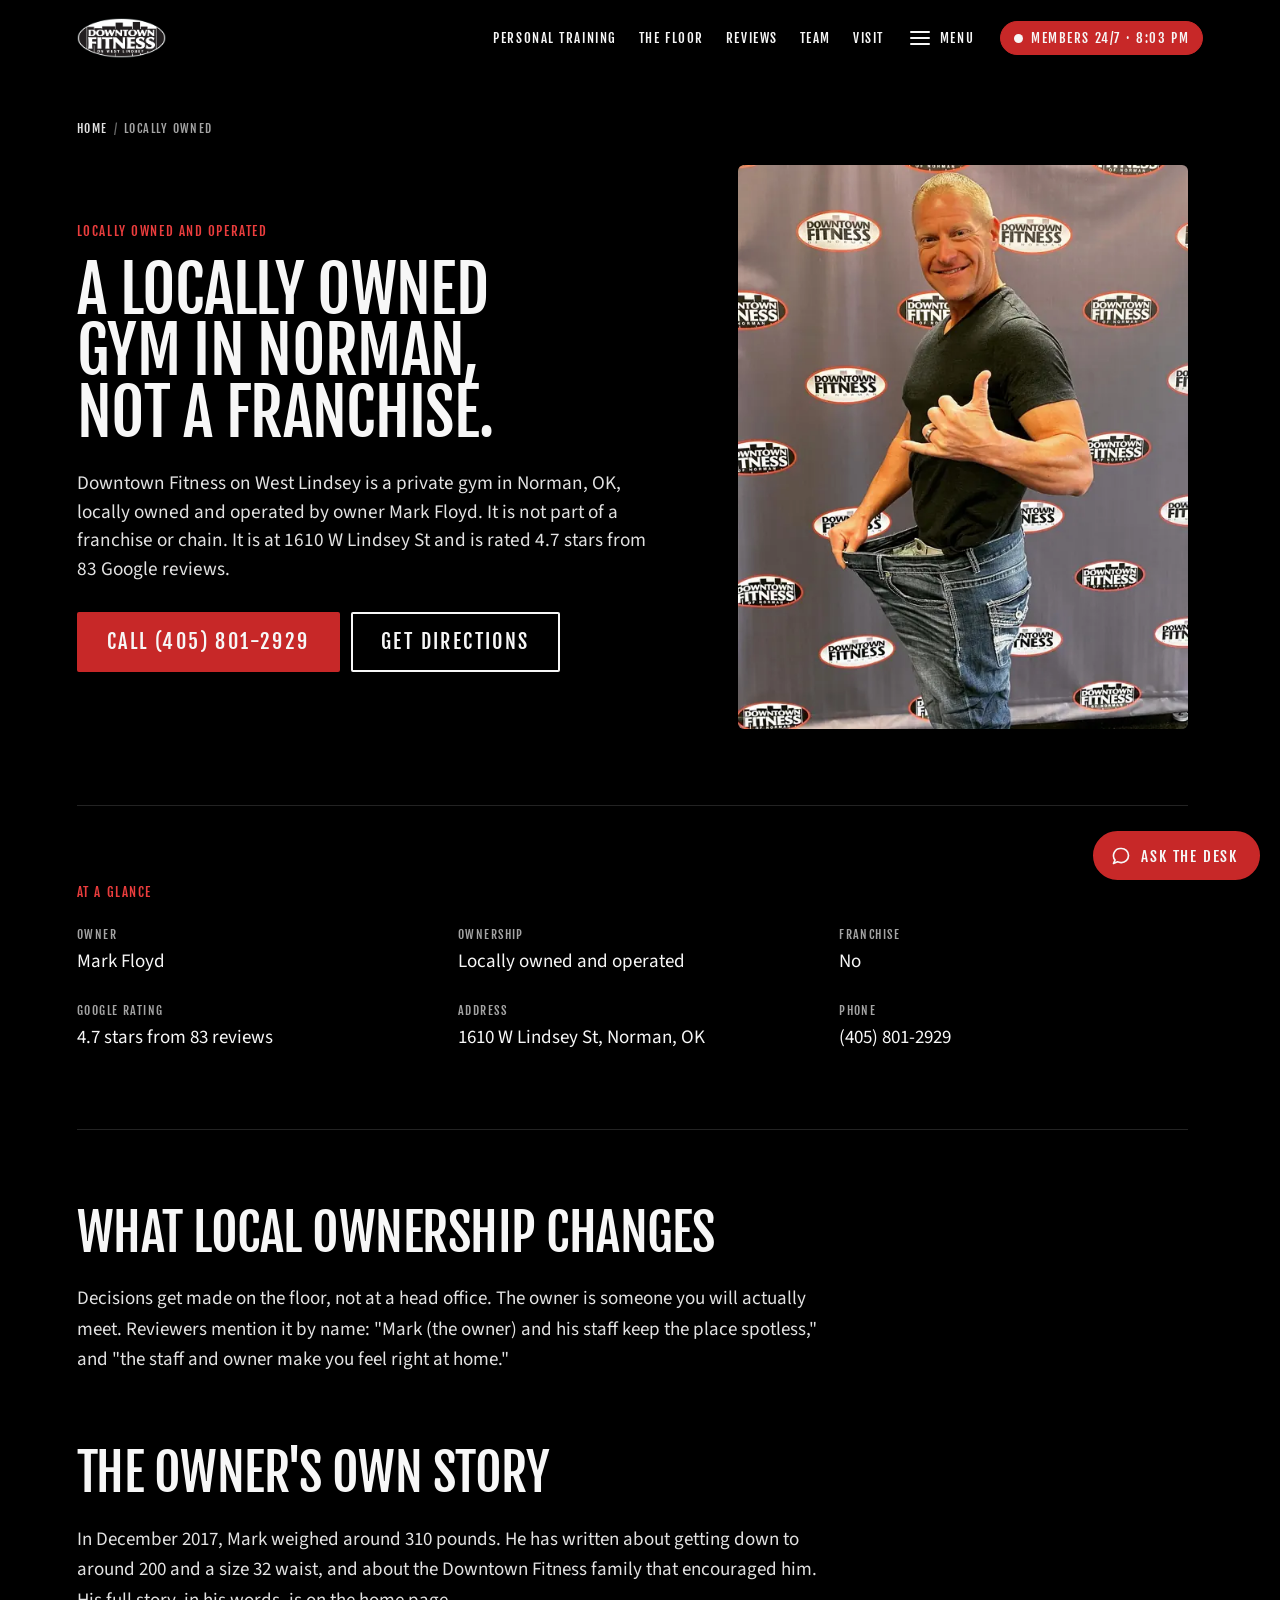
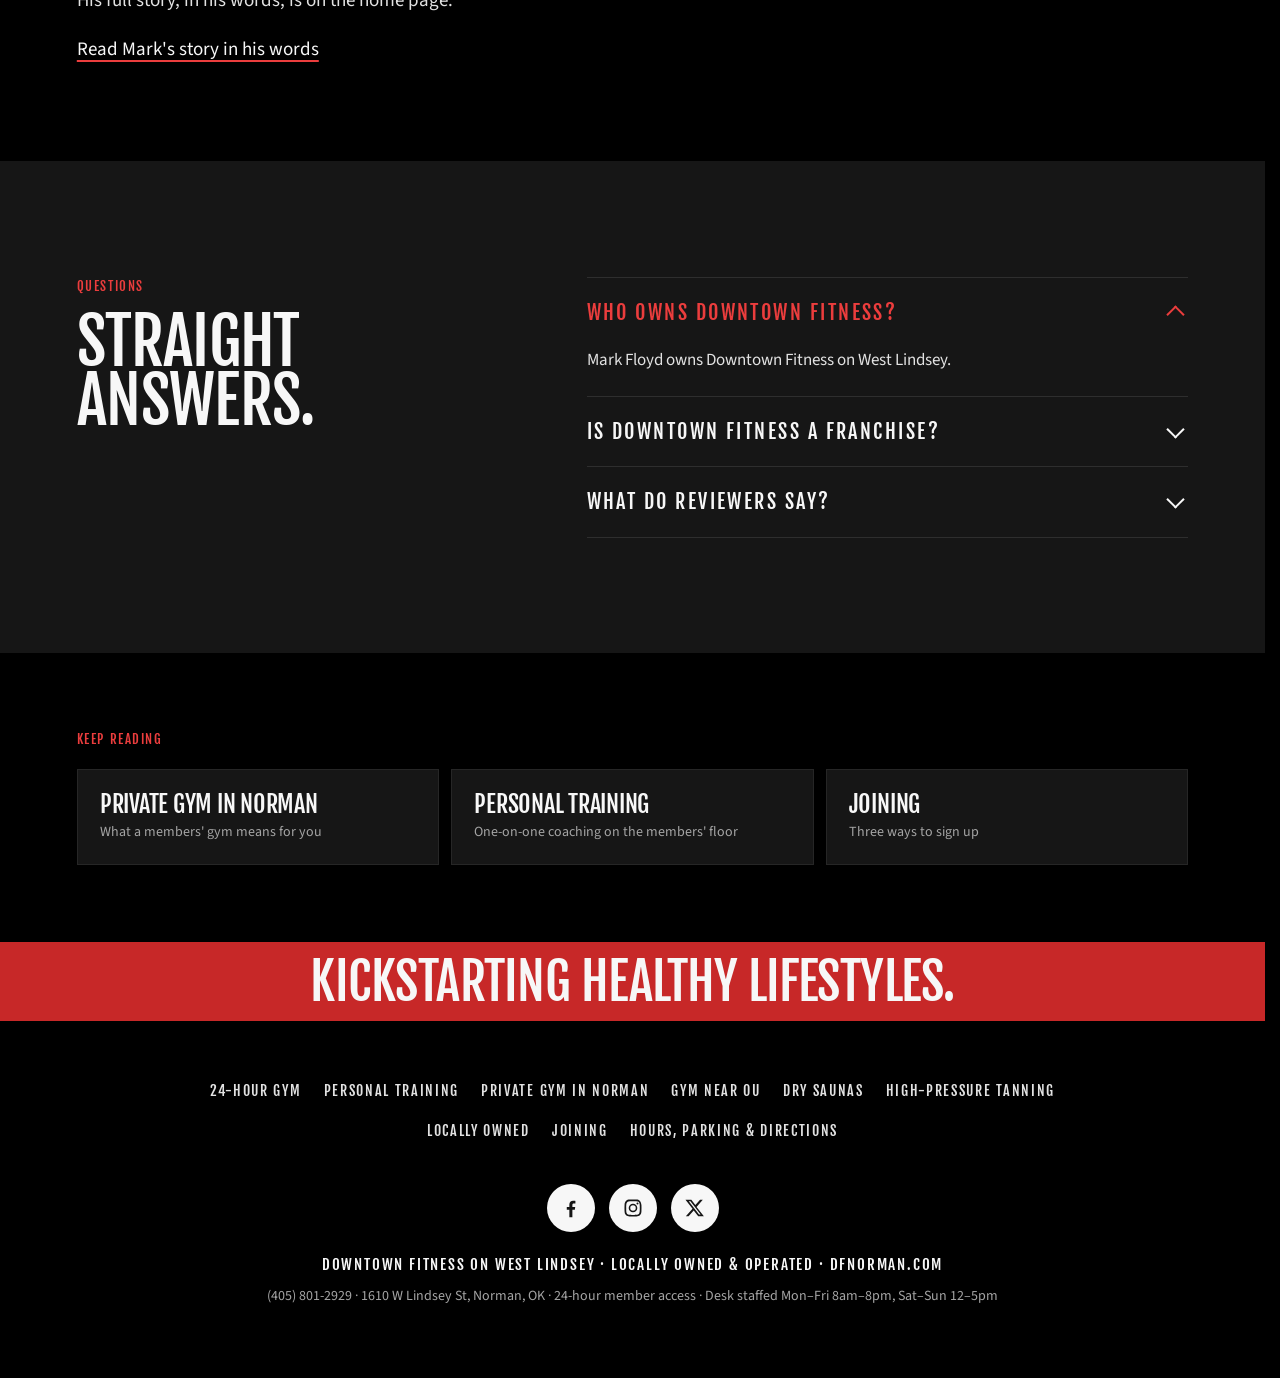
<file: locally-owned/index.html>
<!doctype html>
<html lang="en" class="no-js">
<head>
<meta charset="utf-8">
<meta name="viewport" content="width=device-width, initial-scale=1, viewport-fit=cover">
<title>Locally Owned Gym, Norman, OK · Downtown Fitness on West Lindsey</title>
<meta name="description" content="Downtown Fitness on West Lindsey is a locally owned private gym in Norman, OK, owned by Mark Floyd. Not a franchise. 4.7 stars from 83 Google reviews.">
<meta name="theme-color" content="#000000">
<meta name="robots" content="index, follow, max-image-preview:large">
<link rel="canonical" href="https://stationonemain-source.github.io/downtown-fitness/locally-owned/">
<link rel="icon" href="data:image/svg+xml,%3Csvg xmlns='http://www.w3.org/2000/svg' viewBox='0 0 64 64'%3E%3Crect width='64' height='64' rx='8' fill='%23000'/%3E%3Cellipse cx='32' cy='32' rx='27' ry='16' fill='none' stroke='%23F7F7F7' stroke-width='3'/%3E%3Ctext x='32' y='30' font-family='Impact,Haettenschweiler,Arial Narrow,sans-serif' font-size='15' fill='%23F7F7F7' text-anchor='middle'%3EDT%3C/text%3E%3Ctext x='32' y='43' font-family='Impact,Haettenschweiler,Arial Narrow,sans-serif' font-size='15' fill='%23C72828' text-anchor='middle'%3EFIT%3C/text%3E%3C/svg%3E">
<link rel="apple-touch-icon" href="../img/logo-mark.png?v=20260917a">
<meta property="og:title" content="Locally Owned Gym, Norman, OK · Downtown Fitness on West Lindsey">
<meta property="og:description" content="Downtown Fitness on West Lindsey is a locally owned private gym in Norman, OK, owned by Mark Floyd. Not a franchise. 4.7 stars from 83 Google reviews.">
<meta property="og:image" content="https://stationonemain-source.github.io/downtown-fitness/img/og.jpg">
<meta property="og:url" content="https://stationonemain-source.github.io/downtown-fitness/locally-owned/">
<meta property="og:type" content="website">
<meta property="og:site_name" content="Downtown Fitness on West Lindsey">
<meta name="twitter:card" content="summary_large_image">
<script>document.documentElement.className = 'js' + (matchMedia('(prefers-reduced-motion: reduce)').matches ? ' static' : '');</script>
<link rel="preconnect" href="https://fonts.googleapis.com">
<link rel="preconnect" href="https://fonts.gstatic.com" crossorigin>
<link rel="stylesheet" href="https://fonts.googleapis.com/css2?family=Fjalla+One&family=Source+Sans+Pro:wght@400;600&display=swap">
<link rel="stylesheet" href="../css/site.css?v=20260917a">
<script type="application/ld+json">
{
  "@context": "https://schema.org",
  "@type": "WebPage",
  "@id": "https://stationonemain-source.github.io/downtown-fitness/locally-owned/",
  "url": "https://stationonemain-source.github.io/downtown-fitness/locally-owned/",
  "name": "Locally Owned Gym, Norman, OK · Downtown Fitness on West Lindsey",
  "description": "Downtown Fitness on West Lindsey is a locally owned private gym in Norman, OK, owned by Mark Floyd. Not a franchise. 4.7 stars from 83 Google reviews.",
  "inLanguage": "en-US",
  "isPartOf": {
    "@type": "WebSite",
    "url": "https://stationonemain-source.github.io/downtown-fitness/",
    "name": "Downtown Fitness on West Lindsey"
  },
  "about": {
    "@id": "https://stationonemain-source.github.io/downtown-fitness/#gym"
  },
  "dateModified": "2026-09-16",
  "breadcrumb": {
    "@type": "BreadcrumbList",
    "itemListElement": [
      {
        "@type": "ListItem",
        "position": 1,
        "name": "Home",
        "item": "https://stationonemain-source.github.io/downtown-fitness/"
      },
      {
        "@type": "ListItem",
        "position": 2,
        "name": "Locally owned",
        "item": "https://stationonemain-source.github.io/downtown-fitness/locally-owned/"
      }
    ]
  }
}
</script>
<script type="application/ld+json">
{
  "@context": "https://schema.org",
  "@type": "FAQPage",
  "@id": "https://stationonemain-source.github.io/downtown-fitness/locally-owned/#faq",
  "mainEntity": [
    {
      "@type": "Question",
      "name": "Who owns Downtown Fitness?",
      "acceptedAnswer": {
        "@type": "Answer",
        "text": "Mark Floyd owns Downtown Fitness on West Lindsey."
      }
    },
    {
      "@type": "Question",
      "name": "Is Downtown Fitness a franchise?",
      "acceptedAnswer": {
        "@type": "Answer",
        "text": "No. It is a private gym, locally owned and operated in Norman, OK."
      }
    },
    {
      "@type": "Question",
      "name": "What do reviewers say?",
      "acceptedAnswer": {
        "@type": "Answer",
        "text": "It is rated 4.7 stars from 83 Google reviews. Reviewers mention cleanliness, friendly staff and the owner by name."
      }
    }
  ]
}
</script>
</head>
<body class="subpage">
<a class="skip" href="#main">Skip to content</a>

<header class="chrome past" data-zone="in" id="chrome">
  <a class="wordmark" href="../#top" aria-label="Downtown Fitness on West Lindsey — top of page">
    <img src="../img/logo-mark.png?v=20260917a" width="225" height="101" alt="" decoding="async" fetchpriority="high">
  </a>
  <nav class="nav" aria-label="Site">
    <a href="../#training">Personal training</a>
    <a href="../#floor">The floor</a>
    <a href="../#reviews">Reviews</a>
    <a href="../#team">Team</a>
    <a href="../#visit">Visit</a>
    <button class="nav-toggle" id="navToggle" type="button" aria-expanded="false" aria-controls="sidenav">
      <span class="nav-bars" aria-hidden="true"><i></i><i></i><i></i></span>
      <span class="nav-toggle-t">Menu</span>
    </button>
    <a class="pill cta" href="../#visit">
      <span class="pill-dot" aria-hidden="true"></span>
      <span class="status-word">Desk hours</span><span class="pill-sep" aria-hidden="true"> · </span><span class="clock" aria-live="off">&nbsp;</span>
    </a>
  </nav>
</header>

<div class="nav-scrim" id="navScrim" hidden></div>
<nav class="sidenav" id="sidenav" aria-label="Sections and contact">
  <div class="sidenav-in">
    <div class="sidenav-top">
      <span class="sidenav-eyebrow">Downtown Fitness on West Lindsey</span>
      <button class="sidenav-close" type="button" aria-label="Close the menu">
        <svg viewBox="0 0 24 24" aria-hidden="true"><path fill="none" stroke="currentColor" stroke-width="2.2" stroke-linecap="round" d="M5 5l14 14M19 5L5 19"/></svg>
      </button>
    </div>

    <ul class="sidenav-list">
        <li><a href="../#training"><span class="sn-i">01</span><span>Personal training</span></a></li>
        <li><a href="../#floor"><span class="sn-i">02</span><span>The floor</span></a></li>
        <li><a href="../#reviews"><span class="sn-i">03</span><span>Reviews</span></a></li>
        <li><a href="../#team"><span class="sn-i">04</span><span>Our team</span></a></li>
        <li><a href="../#owner"><span class="sn-i">05</span><span>The owner</span></a></li>
        <li><a href="../#faq"><span class="sn-i">06</span><span>Questions</span></a></li>
        <li><a href="../#visit"><span class="sn-i">07</span><span>Visit</span></a></li>
    </ul>

    <ul class="sidenav-more" aria-label="More pages">
        <li><a href="../24-hour-gym-norman/">24-hour gym</a></li>
        <li><a href="../personal-training/">Personal training</a></li>
        <li><a href="../private-gym-norman/">Private gym in Norman</a></li>
        <li><a href="../gym-near-ou/">Gym near OU</a></li>
        <li><a href="../sauna/">Dry saunas</a></li>
        <li><a href="../tanning/">High-pressure tanning</a></li>
        <li><a href="../locally-owned/">Locally owned</a></li>
        <li><a href="../join/">Joining</a></li>
        <li><a href="../hours-directions/">Hours, parking & directions</a></li>
    </ul>

    <div class="sidenav-foot">
      <a class="sidenav-call" href="tel:4058012929" data-track="call_sidenav">
        <span class="sn-lbl">Call the desk</span>
        <span class="sn-num">(405) 801-2929</span>
      </a>
      <a class="sidenav-line" href="https://www.google.com/maps/dir/?api=1&amp;destination=1610+W+Lindsey+St,+Norman,+OK" rel="noopener" target="_blank">
        <span class="sn-lbl">Directions</span>
        <span>1610 W Lindsey St, Norman, OK</span>
      </a>
      <p class="sidenav-hours"><span class="sn-lbl">Members</span>24-hour access, every day</p>
      <p class="sidenav-hours"><span class="sn-lbl">Desk staffed</span>Mon&ndash;Fri 8am&ndash;8pm<br>Sat&ndash;Sun 12&ndash;5pm<br><span class="js-only desk-now"></span></p>
      <ul class="sidenav-social">
        <li><a href="https://www.facebook.com/downtownfitnessonwestlindsey" rel="noopener" target="_blank" aria-label="Downtown Fitness on Facebook"><svg viewBox="0 0 24 24" aria-hidden="true"><path fill="currentColor" d="M13.5 22v-8h2.7l.4-3.2h-3.1V8.8c0-.9.3-1.6 1.6-1.6h1.7V4.3c-.3 0-1.3-.1-2.5-.1-2.5 0-4.1 1.5-4.1 4.2v2.4H7.4V14h2.8v8h3.3z"/></svg></a></li>
        <li><a href="https://www.instagram.com/downtownfitnessnorman/" rel="noopener" target="_blank" aria-label="Downtown Fitness on Instagram"><svg viewBox="0 0 24 24" aria-hidden="true"><path fill="currentColor" d="M12 7.3a4.7 4.7 0 1 0 0 9.4 4.7 4.7 0 0 0 0-9.4zm0 7.7a3 3 0 1 1 0-6 3 3 0 0 1 0 6zm6-7.9a1.1 1.1 0 1 1-2.2 0 1.1 1.1 0 0 1 2.2 0zM21 8.2c-.1-1.5-.4-2.8-1.5-3.9S17.3 2.9 15.8 2.8c-1.5-.1-6.1-.1-7.6 0-1.5.1-2.8.4-3.9 1.5S2.9 6.7 2.8 8.2c-.1 1.5-.1 6.1 0 7.6.1 1.5.4 2.8 1.5 3.9s2.4 1.4 3.9 1.5c1.5.1 6.1.1 7.6 0 1.5-.1 2.8-.4 3.9-1.5s1.4-2.4 1.5-3.9c.1-1.5.1-6.1 0-7.6zm-2 9.2a3 3 0 0 1-1.7 1.7c-1.2.5-4 .4-5.3.4s-4.1.1-5.3-.4a3 3 0 0 1-1.7-1.7c-.5-1.2-.4-4-.4-5.3s-.1-4.1.4-5.3A3 3 0 0 1 6.7 5c1.2-.5 4-.4 5.3-.4s4.1-.1 5.3.4A3 3 0 0 1 19 6.7c.5 1.2.4 4 .4 5.3s.1 4.1-.4 5.3z"/></svg></a></li>
        <li><a href="https://www.twitter.com/dfnorman" rel="noopener" target="_blank" aria-label="Downtown Fitness on X, formerly Twitter"><svg viewBox="0 0 24 24" aria-hidden="true"><path fill="currentColor" d="M17.5 3h3l-6.8 7.8L21.7 21h-6.2l-4.9-6.4L5 21H2l7.3-8.3L1.6 3h6.4l4.4 5.8L17.5 3zm-1.1 16.2h1.7L7 4.7H5.2l11.2 14.5z"/></svg></a></li>
      </ul>
    </div>
  </div>
</nav>

<main id="main" class="pg">
  <nav class="pg-crumbs" aria-label="Breadcrumb"><ol><li><a href="../">Home</a></li><li aria-current="page">Locally owned</li></ol></nav>

  <header class="pg-hero has-photo">
    <div class="pg-hero-copy">
      <p class="kicker">Locally owned and operated</p>
      <h1>A locally owned gym in Norman, not a franchise.</h1>
      <p class="pg-lede">Downtown Fitness on West Lindsey is a private gym in Norman, OK, locally owned and operated by owner Mark Floyd. It is not part of a franchise or chain. It is at 1610 W Lindsey St and is rated 4.7 stars from 83 Google reviews.</p>
      <p class="pg-cta"><a class="btn btn-red btn-xl" href="tel:4058012929" data-track="call_locally-owned">Call (405) 801-2929</a><a class="btn btn-outline-cream btn-xl" href="https://www.google.com/maps/dir/?api=1&amp;destination=1610+W+Lindsey+St,+Norman,+OK" rel="noopener" target="_blank">Get directions</a></p>
    </div>
  <figure class="pg-photo"><img src="../img/mark-700.webp?v=20260917a" srcset="../img/mark-700.webp?v=20260917a 700w, ../img/mark-1200.webp?v=20260917a 1200w" sizes="(max-width: 900px) 100vw, 44vw" width="560" height="700" alt="Mark Floyd, owner of Downtown Fitness, wearing the size 44 jeans from 2017 and pulling the waistband out to show the gap" decoding="async" fetchpriority="high"></figure>
  </header>

  <section class="pg-facts" aria-labelledby="facts-h">
    <h2 id="facts-h" class="kicker">At a glance</h2>
    <dl class="facts">
      <div><dt>Owner</dt><dd>Mark Floyd</dd></div>
      <div><dt>Ownership</dt><dd>Locally owned and operated</dd></div>
      <div><dt>Franchise</dt><dd>No</dd></div>
      <div><dt>Google rating</dt><dd>4.7 stars from 83 reviews</dd></div>
      <div><dt>Address</dt><dd>1610 W Lindsey St, Norman, OK</dd></div>
      <div><dt>Phone</dt><dd>(405) 801-2929</dd></div>
    </dl>
  </section>

  <section class="pg-body">
    <h2>What local ownership changes</h2>
    <p>Decisions get made on the floor, not at a head office. The owner is someone you will actually meet. Reviewers mention it by name: &quot;Mark (the owner) and his staff keep the place spotless,&quot; and &quot;the staff and owner make you feel right at home.&quot;</p>
    <h2>The owner&#x27;s own story</h2>
    <p>In December 2017, Mark weighed around 310 pounds. He has written about getting down to around 200 and a size 32 waist, and about the Downtown Fitness family that encouraged him. His full story, in his words, is on the home page.</p>
    <p><a class="text-link" href="../#owner">Read Mark's story in his words</a></p>
  </section>

  <section class="faq pg-faq" aria-labelledby="faq-h">
    <div class="faq-head">
      <p class="kicker">Questions</p>
      <h2 id="faq-h">Straight answers.</h2>
    </div>
    <div class="faq-list">
      <details class="faq-item" open>
        <summary>Who owns Downtown Fitness?</summary>
        <p>Mark Floyd owns Downtown Fitness on West Lindsey.</p>
      </details>
      <details class="faq-item">
        <summary>Is Downtown Fitness a franchise?</summary>
        <p>No. It is a private gym, locally owned and operated in Norman, OK.</p>
      </details>
      <details class="faq-item">
        <summary>What do reviewers say?</summary>
        <p>It is rated 4.7 stars from 83 Google reviews. Reviewers mention cleanliness, friendly staff and the owner by name.</p>
      </details>
    </div>
  </section>

  <nav class="pg-rel" aria-labelledby="rel-h">
    <h2 id="rel-h" class="kicker">Keep reading</h2>
    <ul>
      <li><a href="../private-gym-norman/"><span>Private gym in Norman</span><span class="pg-rel-d">What a members&#x27; gym means for you</span></a></li>
      <li><a href="../personal-training/"><span>Personal training</span><span class="pg-rel-d">One-on-one coaching on the members&#x27; floor</span></a></li>
      <li><a href="../join/"><span>Joining</span><span class="pg-rel-d">Three ways to sign up</span></a></li>
    </ul>
  </nav>
</main>

<footer class="foot">
  <div class="marq-wrap" aria-hidden="true">
    <div class="marq"><span>Kickstarting healthy lifestyles.</span></div>
  </div>
  <div class="foot-inner">
    <nav class="foot-pages" aria-label="More about the gym">
    <ul>
      <li><a href="../24-hour-gym-norman/">24-hour gym</a></li>
      <li><a href="../personal-training/">Personal training</a></li>
      <li><a href="../private-gym-norman/">Private gym in Norman</a></li>
      <li><a href="../gym-near-ou/">Gym near OU</a></li>
      <li><a href="../sauna/">Dry saunas</a></li>
      <li><a href="../tanning/">High-pressure tanning</a></li>
      <li><a href="../locally-owned/">Locally owned</a></li>
      <li><a href="../join/">Joining</a></li>
      <li><a href="../hours-directions/">Hours, parking & directions</a></li>
    </ul>
    </nav>
    <ul class="social" aria-label="Downtown Fitness on social media">
      <li><a href="https://www.facebook.com/downtownfitnessonwestlindsey" rel="noopener" target="_blank" aria-label="Downtown Fitness on Facebook">
        <svg viewBox="0 0 24 24" aria-hidden="true"><path fill="currentColor" d="M13.5 22v-8h2.7l.4-3.2h-3.1V8.8c0-.9.3-1.6 1.6-1.6h1.7V4.3c-.3 0-1.3-.1-2.5-.1-2.5 0-4.1 1.5-4.1 4.2v2.4H7.4V14h2.8v8h3.3z"/></svg></a></li>
      <li><a href="https://www.instagram.com/downtownfitnessnorman/" rel="noopener" target="_blank" aria-label="Downtown Fitness on Instagram">
        <svg viewBox="0 0 24 24" aria-hidden="true"><path fill="currentColor" d="M12 7.3a4.7 4.7 0 1 0 0 9.4 4.7 4.7 0 0 0 0-9.4zm0 7.7a3 3 0 1 1 0-6 3 3 0 0 1 0 6zm6-7.9a1.1 1.1 0 1 1-2.2 0 1.1 1.1 0 0 1 2.2 0zM21 8.2c-.1-1.5-.4-2.8-1.5-3.9S17.3 2.9 15.8 2.8c-1.5-.1-6.1-.1-7.6 0-1.5.1-2.8.4-3.9 1.5S2.9 6.7 2.8 8.2c-.1 1.5-.1 6.1 0 7.6.1 1.5.4 2.8 1.5 3.9s2.4 1.4 3.9 1.5c1.5.1 6.1.1 7.6 0 1.5-.1 2.8-.4 3.9-1.5s1.4-2.4 1.5-3.9c.1-1.5.1-6.1 0-7.6zm-2 9.2a3 3 0 0 1-1.7 1.7c-1.2.5-4 .4-5.3.4s-4.1.1-5.3-.4a3 3 0 0 1-1.7-1.7c-.5-1.2-.4-4-.4-5.3s-.1-4.1.4-5.3A3 3 0 0 1 6.7 5c1.2-.5 4-.4 5.3-.4s4.1-.1 5.3.4A3 3 0 0 1 19 6.7c.5 1.2.4 4 .4 5.3s.1 4.1-.4 5.3z"/></svg></a></li>
      <li><a href="https://www.twitter.com/dfnorman" rel="noopener" target="_blank" aria-label="Downtown Fitness on X, formerly Twitter">
        <svg viewBox="0 0 24 24" aria-hidden="true"><path fill="currentColor" d="M17.5 3h3l-6.8 7.8L21.7 21h-6.2l-4.9-6.4L5 21H2l7.3-8.3L1.6 3h6.4l4.4 5.8L17.5 3zm-1.1 16.2h1.7L7 4.7H5.2l11.2 14.5z"/></svg></a></li>
    </ul>
    <p class="foot-line">Downtown Fitness on West Lindsey <span aria-hidden="true">·</span> Locally owned &amp; operated <span aria-hidden="true">·</span> <a href="https://dfnorman.com" rel="noopener">dfnorman.com</a></p>
    <p class="foot-sub"><a href="tel:4058012929" data-track="call_footer">(405) 801-2929</a> <span aria-hidden="true">·</span> 1610 W Lindsey St, Norman, OK <span aria-hidden="true">·</span> 24-hour member access <span aria-hidden="true">·</span> Desk staffed Mon&ndash;Fri 8am&ndash;8pm, Sat&ndash;Sun 12&ndash;5pm</p>
  </div>
</footer>

<aside class="desk" id="desk" aria-label="Ask the desk">
  <button class="desk-btn" type="button" aria-expanded="false" aria-controls="desk-panel" aria-label="Ask the desk">
    <span class="desk-ico" aria-hidden="true">
      <svg viewBox="0 0 24 24" fill="none" stroke="currentColor" stroke-width="2" stroke-linecap="round" stroke-linejoin="round"><path d="M21 11.5a8.4 8.4 0 0 1-9 8.4 9.9 9.9 0 0 1-4.2-.9L3 21l1.9-4.3A8.4 8.4 0 0 1 12 3a8.4 8.4 0 0 1 9 8.5z"/></svg>
    </span>
    <span class="desk-btn-txt">Ask the desk</span>
  </button>

  <div class="desk-panel" id="desk-panel" role="dialog" aria-label="Ask the desk at Downtown Fitness" hidden>
    <div class="desk-head">
      <img src="../img/logo-mark.png?v=20260917a" width="225" height="101" alt="Downtown Fitness" class="desk-logo">
      <button class="desk-close" type="button" aria-label="Close">&times;</button>
    </div>
    <p class="desk-sub">An assistant, not a person. To talk to a person, call
      <a href="tel:4058012929">(405) 801-2929</a>.</p>

    <div class="desk-log" role="log" aria-live="polite" aria-label="Conversation"></div>

    <div class="desk-chips">
      <button class="desk-chip" type="button">Are you open 24 hours?</button>
      <button class="desk-chip" type="button">What's on the floor?</button>
      <button class="desk-chip" type="button">Tell me about personal training</button>
    </div>

    <form class="desk-form">
      <label class="sr-only" for="desk-input">Your message</label>
      <input class="desk-input" id="desk-input" type="text" autocomplete="off"
             placeholder="Ask about hours, the floor, training&hellip;">
      <button class="desk-send" type="submit" aria-label="Send">
        <svg viewBox="0 0 24 24" fill="none" stroke="currentColor" stroke-width="2" stroke-linecap="round" stroke-linejoin="round" aria-hidden="true"><path d="M5 12h14M13 6l6 6-6 6"/></svg>
      </button>
    </form>
  </div>
</aside>

<script defer src="../js/page.js?v=20260917a"></script>
<script defer src="../js/nav.js?v=20260917a"></script>
<script defer src="../js/chat.js?v=20260917a"></script>
</body>
</html>
</file>
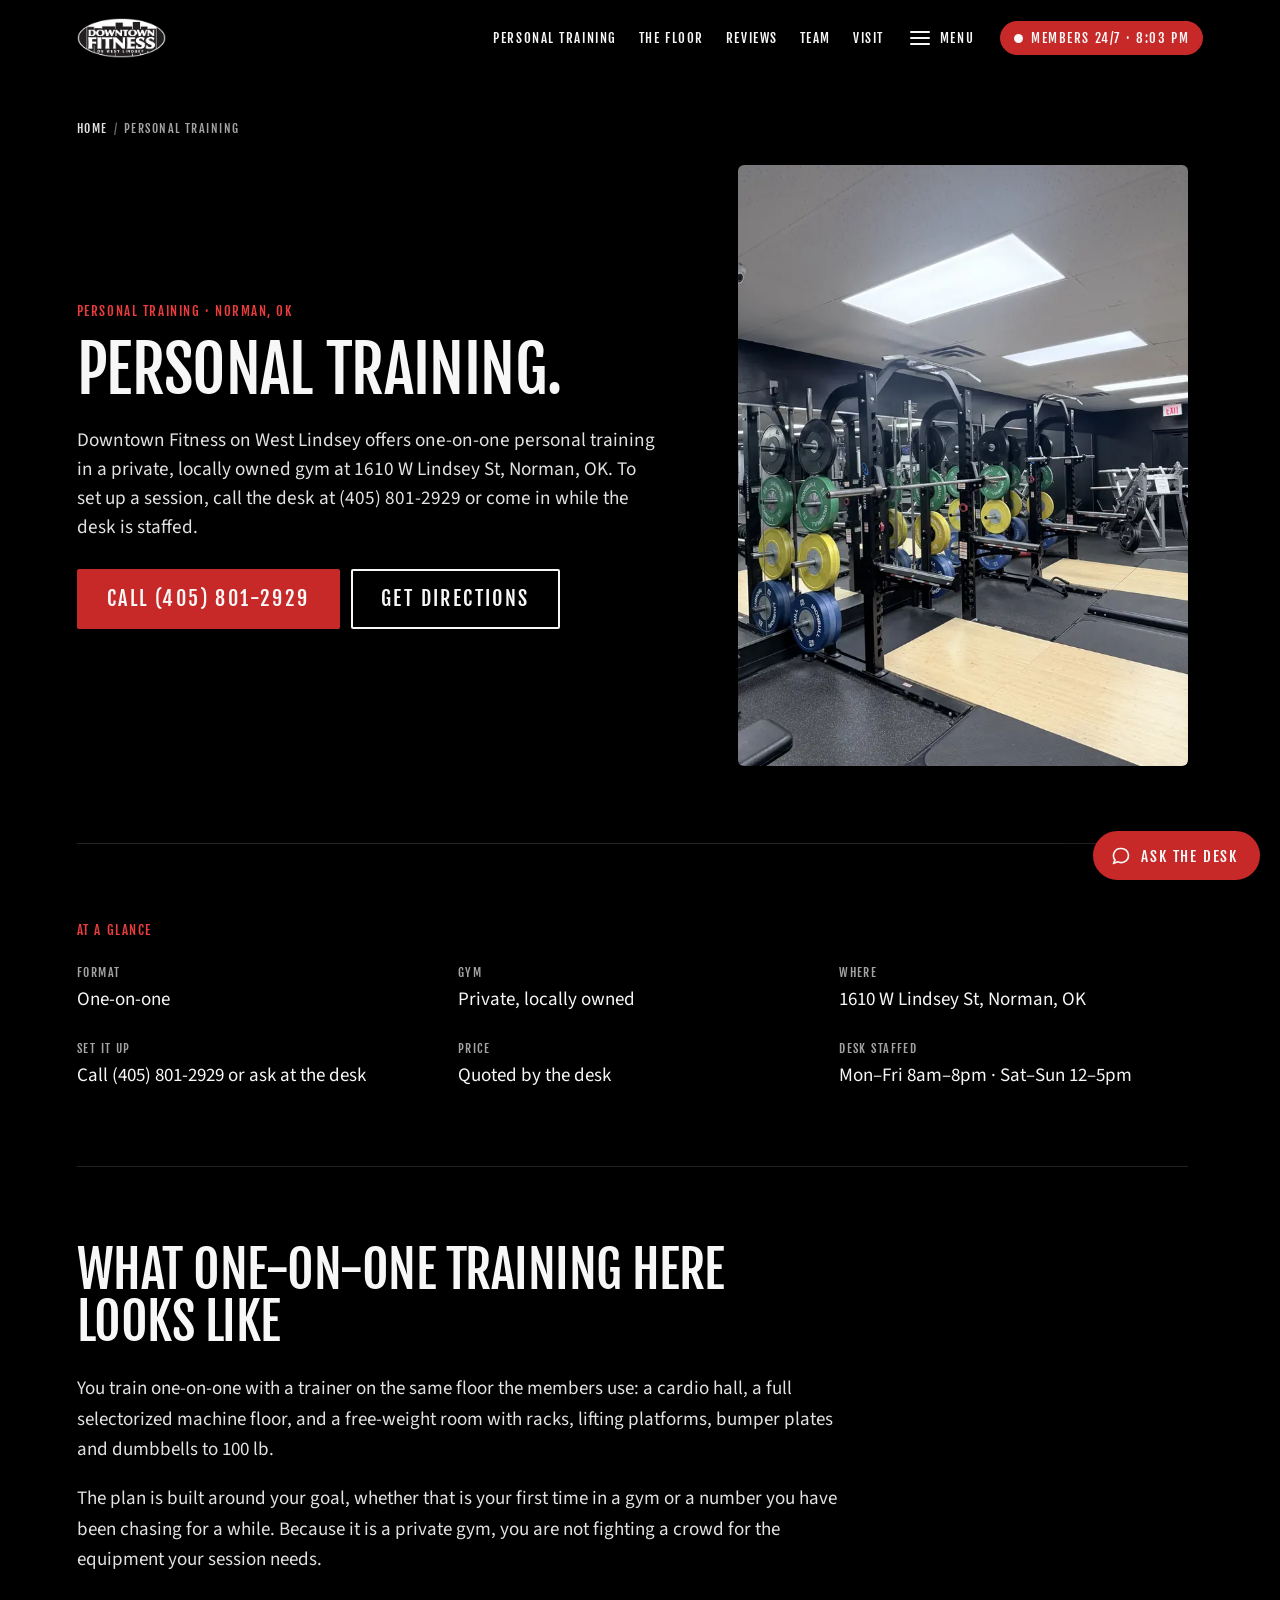
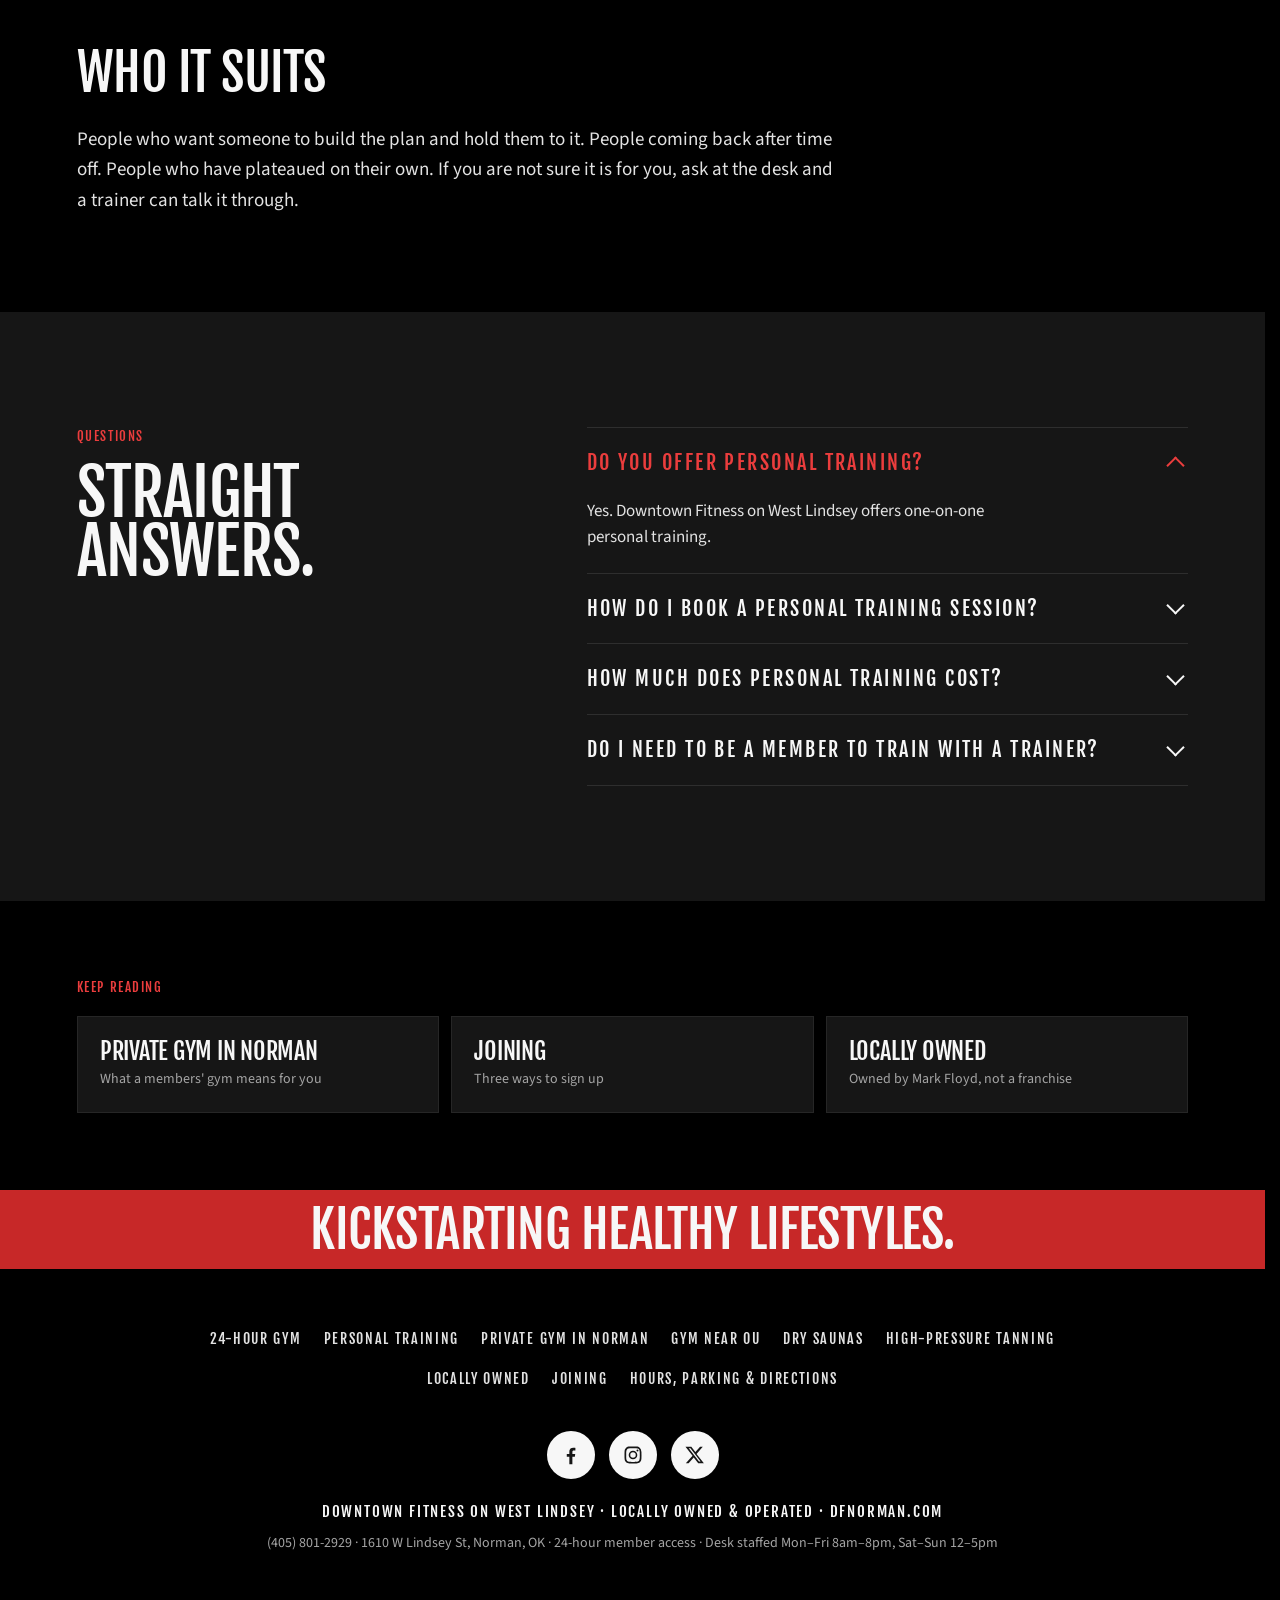
<file: personal-training/index.html>
<!doctype html>
<html lang="en" class="no-js">
<head>
<meta charset="utf-8">
<meta name="viewport" content="width=device-width, initial-scale=1, viewport-fit=cover">
<title>Personal Training, Norman, OK · Downtown Fitness on West Lindsey</title>
<meta name="description" content="One-on-one personal training in Norman, OK, in a private, locally owned gym at 1610 W Lindsey St. Call the desk at (405) 801-2929 to set up a session.">
<meta name="theme-color" content="#000000">
<meta name="robots" content="index, follow, max-image-preview:large">
<link rel="canonical" href="https://stationonemain-source.github.io/downtown-fitness/personal-training/">
<link rel="icon" href="data:image/svg+xml,%3Csvg xmlns='http://www.w3.org/2000/svg' viewBox='0 0 64 64'%3E%3Crect width='64' height='64' rx='8' fill='%23000'/%3E%3Cellipse cx='32' cy='32' rx='27' ry='16' fill='none' stroke='%23F7F7F7' stroke-width='3'/%3E%3Ctext x='32' y='30' font-family='Impact,Haettenschweiler,Arial Narrow,sans-serif' font-size='15' fill='%23F7F7F7' text-anchor='middle'%3EDT%3C/text%3E%3Ctext x='32' y='43' font-family='Impact,Haettenschweiler,Arial Narrow,sans-serif' font-size='15' fill='%23C72828' text-anchor='middle'%3EFIT%3C/text%3E%3C/svg%3E">
<link rel="apple-touch-icon" href="../img/logo-mark.png?v=20260917a">
<meta property="og:title" content="Personal Training, Norman, OK · Downtown Fitness on West Lindsey">
<meta property="og:description" content="One-on-one personal training in Norman, OK, in a private, locally owned gym at 1610 W Lindsey St. Call the desk at (405) 801-2929 to set up a session.">
<meta property="og:image" content="https://stationonemain-source.github.io/downtown-fitness/img/iron-1600.webp">
<meta property="og:url" content="https://stationonemain-source.github.io/downtown-fitness/personal-training/">
<meta property="og:type" content="website">
<meta property="og:site_name" content="Downtown Fitness on West Lindsey">
<meta name="twitter:card" content="summary_large_image">
<script>document.documentElement.className = 'js' + (matchMedia('(prefers-reduced-motion: reduce)').matches ? ' static' : '');</script>
<link rel="preconnect" href="https://fonts.googleapis.com">
<link rel="preconnect" href="https://fonts.gstatic.com" crossorigin>
<link rel="stylesheet" href="https://fonts.googleapis.com/css2?family=Fjalla+One&family=Source+Sans+Pro:wght@400;600&display=swap">
<link rel="stylesheet" href="../css/site.css?v=20260917a">
<script type="application/ld+json">
{
  "@context": "https://schema.org",
  "@type": "WebPage",
  "@id": "https://stationonemain-source.github.io/downtown-fitness/personal-training/",
  "url": "https://stationonemain-source.github.io/downtown-fitness/personal-training/",
  "name": "Personal Training, Norman, OK · Downtown Fitness on West Lindsey",
  "description": "One-on-one personal training in Norman, OK, in a private, locally owned gym at 1610 W Lindsey St. Call the desk at (405) 801-2929 to set up a session.",
  "inLanguage": "en-US",
  "isPartOf": {
    "@type": "WebSite",
    "url": "https://stationonemain-source.github.io/downtown-fitness/",
    "name": "Downtown Fitness on West Lindsey"
  },
  "about": {
    "@id": "https://stationonemain-source.github.io/downtown-fitness/#gym"
  },
  "dateModified": "2026-09-16",
  "breadcrumb": {
    "@type": "BreadcrumbList",
    "itemListElement": [
      {
        "@type": "ListItem",
        "position": 1,
        "name": "Home",
        "item": "https://stationonemain-source.github.io/downtown-fitness/"
      },
      {
        "@type": "ListItem",
        "position": 2,
        "name": "Personal training",
        "item": "https://stationonemain-source.github.io/downtown-fitness/personal-training/"
      }
    ]
  }
}
</script>
<script type="application/ld+json">
{
  "@context": "https://schema.org",
  "@type": "FAQPage",
  "@id": "https://stationonemain-source.github.io/downtown-fitness/personal-training/#faq",
  "mainEntity": [
    {
      "@type": "Question",
      "name": "Do you offer personal training?",
      "acceptedAnswer": {
        "@type": "Answer",
        "text": "Yes. Downtown Fitness on West Lindsey offers one-on-one personal training."
      }
    },
    {
      "@type": "Question",
      "name": "How do I book a personal training session?",
      "acceptedAnswer": {
        "@type": "Answer",
        "text": "Call the desk at (405) 801-2929, or come in while the desk is staffed: Monday to Friday 8am to 8pm, Saturday and Sunday 12 to 5pm."
      }
    },
    {
      "@type": "Question",
      "name": "How much does personal training cost?",
      "acceptedAnswer": {
        "@type": "Answer",
        "text": "Prices are not published online. Call the desk at (405) 801-2929 for current pricing."
      }
    },
    {
      "@type": "Question",
      "name": "Do I need to be a member to train with a trainer?",
      "acceptedAnswer": {
        "@type": "Answer",
        "text": "Ask the desk at (405) 801-2929. They will tell you what applies to you."
      }
    }
  ]
}
</script>
<script type="application/ld+json">
{
  "@context": "https://schema.org",
  "@type": "Service",
  "name": "Personal training",
  "description": "One-on-one personal training in a private, locally owned gym in Norman, OK.",
  "serviceType": "Personal training",
  "provider": {
    "@id": "https://stationonemain-source.github.io/downtown-fitness/#gym",
    "@type": "ExerciseGym",
    "name": "Downtown Fitness on West Lindsey",
    "telephone": "+1-405-801-2929",
    "address": {
      "@type": "PostalAddress",
      "streetAddress": "1610 W Lindsey St",
      "addressLocality": "Norman",
      "addressRegion": "OK",
      "postalCode": "73069",
      "addressCountry": "US"
    }
  },
  "areaServed": {
    "@type": "City",
    "name": "Norman, Oklahoma"
  }
}
</script>
</head>
<body class="subpage">
<a class="skip" href="#main">Skip to content</a>

<header class="chrome past" data-zone="in" id="chrome">
  <a class="wordmark" href="../#top" aria-label="Downtown Fitness on West Lindsey — top of page">
    <img src="../img/logo-mark.png?v=20260917a" width="225" height="101" alt="" decoding="async" fetchpriority="high">
  </a>
  <nav class="nav" aria-label="Site">
    <a href="../#training">Personal training</a>
    <a href="../#floor">The floor</a>
    <a href="../#reviews">Reviews</a>
    <a href="../#team">Team</a>
    <a href="../#visit">Visit</a>
    <button class="nav-toggle" id="navToggle" type="button" aria-expanded="false" aria-controls="sidenav">
      <span class="nav-bars" aria-hidden="true"><i></i><i></i><i></i></span>
      <span class="nav-toggle-t">Menu</span>
    </button>
    <a class="pill cta" href="../#visit">
      <span class="pill-dot" aria-hidden="true"></span>
      <span class="status-word">Desk hours</span><span class="pill-sep" aria-hidden="true"> · </span><span class="clock" aria-live="off">&nbsp;</span>
    </a>
  </nav>
</header>

<div class="nav-scrim" id="navScrim" hidden></div>
<nav class="sidenav" id="sidenav" aria-label="Sections and contact">
  <div class="sidenav-in">
    <div class="sidenav-top">
      <span class="sidenav-eyebrow">Downtown Fitness on West Lindsey</span>
      <button class="sidenav-close" type="button" aria-label="Close the menu">
        <svg viewBox="0 0 24 24" aria-hidden="true"><path fill="none" stroke="currentColor" stroke-width="2.2" stroke-linecap="round" d="M5 5l14 14M19 5L5 19"/></svg>
      </button>
    </div>

    <ul class="sidenav-list">
        <li><a href="../#training"><span class="sn-i">01</span><span>Personal training</span></a></li>
        <li><a href="../#floor"><span class="sn-i">02</span><span>The floor</span></a></li>
        <li><a href="../#reviews"><span class="sn-i">03</span><span>Reviews</span></a></li>
        <li><a href="../#team"><span class="sn-i">04</span><span>Our team</span></a></li>
        <li><a href="../#owner"><span class="sn-i">05</span><span>The owner</span></a></li>
        <li><a href="../#faq"><span class="sn-i">06</span><span>Questions</span></a></li>
        <li><a href="../#visit"><span class="sn-i">07</span><span>Visit</span></a></li>
    </ul>

    <ul class="sidenav-more" aria-label="More pages">
        <li><a href="../24-hour-gym-norman/">24-hour gym</a></li>
        <li><a href="../personal-training/">Personal training</a></li>
        <li><a href="../private-gym-norman/">Private gym in Norman</a></li>
        <li><a href="../gym-near-ou/">Gym near OU</a></li>
        <li><a href="../sauna/">Dry saunas</a></li>
        <li><a href="../tanning/">High-pressure tanning</a></li>
        <li><a href="../locally-owned/">Locally owned</a></li>
        <li><a href="../join/">Joining</a></li>
        <li><a href="../hours-directions/">Hours, parking & directions</a></li>
    </ul>

    <div class="sidenav-foot">
      <a class="sidenav-call" href="tel:4058012929" data-track="call_sidenav">
        <span class="sn-lbl">Call the desk</span>
        <span class="sn-num">(405) 801-2929</span>
      </a>
      <a class="sidenav-line" href="https://www.google.com/maps/dir/?api=1&amp;destination=1610+W+Lindsey+St,+Norman,+OK" rel="noopener" target="_blank">
        <span class="sn-lbl">Directions</span>
        <span>1610 W Lindsey St, Norman, OK</span>
      </a>
      <p class="sidenav-hours"><span class="sn-lbl">Members</span>24-hour access, every day</p>
      <p class="sidenav-hours"><span class="sn-lbl">Desk staffed</span>Mon&ndash;Fri 8am&ndash;8pm<br>Sat&ndash;Sun 12&ndash;5pm<br><span class="js-only desk-now"></span></p>
      <ul class="sidenav-social">
        <li><a href="https://www.facebook.com/downtownfitnessonwestlindsey" rel="noopener" target="_blank" aria-label="Downtown Fitness on Facebook"><svg viewBox="0 0 24 24" aria-hidden="true"><path fill="currentColor" d="M13.5 22v-8h2.7l.4-3.2h-3.1V8.8c0-.9.3-1.6 1.6-1.6h1.7V4.3c-.3 0-1.3-.1-2.5-.1-2.5 0-4.1 1.5-4.1 4.2v2.4H7.4V14h2.8v8h3.3z"/></svg></a></li>
        <li><a href="https://www.instagram.com/downtownfitnessnorman/" rel="noopener" target="_blank" aria-label="Downtown Fitness on Instagram"><svg viewBox="0 0 24 24" aria-hidden="true"><path fill="currentColor" d="M12 7.3a4.7 4.7 0 1 0 0 9.4 4.7 4.7 0 0 0 0-9.4zm0 7.7a3 3 0 1 1 0-6 3 3 0 0 1 0 6zm6-7.9a1.1 1.1 0 1 1-2.2 0 1.1 1.1 0 0 1 2.2 0zM21 8.2c-.1-1.5-.4-2.8-1.5-3.9S17.3 2.9 15.8 2.8c-1.5-.1-6.1-.1-7.6 0-1.5.1-2.8.4-3.9 1.5S2.9 6.7 2.8 8.2c-.1 1.5-.1 6.1 0 7.6.1 1.5.4 2.8 1.5 3.9s2.4 1.4 3.9 1.5c1.5.1 6.1.1 7.6 0 1.5-.1 2.8-.4 3.9-1.5s1.4-2.4 1.5-3.9c.1-1.5.1-6.1 0-7.6zm-2 9.2a3 3 0 0 1-1.7 1.7c-1.2.5-4 .4-5.3.4s-4.1.1-5.3-.4a3 3 0 0 1-1.7-1.7c-.5-1.2-.4-4-.4-5.3s-.1-4.1.4-5.3A3 3 0 0 1 6.7 5c1.2-.5 4-.4 5.3-.4s4.1-.1 5.3.4A3 3 0 0 1 19 6.7c.5 1.2.4 4 .4 5.3s.1 4.1-.4 5.3z"/></svg></a></li>
        <li><a href="https://www.twitter.com/dfnorman" rel="noopener" target="_blank" aria-label="Downtown Fitness on X, formerly Twitter"><svg viewBox="0 0 24 24" aria-hidden="true"><path fill="currentColor" d="M17.5 3h3l-6.8 7.8L21.7 21h-6.2l-4.9-6.4L5 21H2l7.3-8.3L1.6 3h6.4l4.4 5.8L17.5 3zm-1.1 16.2h1.7L7 4.7H5.2l11.2 14.5z"/></svg></a></li>
      </ul>
    </div>
  </div>
</nav>

<main id="main" class="pg">
  <nav class="pg-crumbs" aria-label="Breadcrumb"><ol><li><a href="../">Home</a></li><li aria-current="page">Personal training</li></ol></nav>

  <header class="pg-hero has-photo">
    <div class="pg-hero-copy">
      <p class="kicker">Personal training · Norman, OK</p>
      <h1>Personal training.</h1>
      <p class="pg-lede">Downtown Fitness on West Lindsey offers one-on-one personal training in a private, locally owned gym at 1610 W Lindsey St, Norman, OK. To set up a session, call the desk at (405) 801-2929 or come in while the desk is staffed.</p>
      <p class="pg-cta"><a class="btn btn-red btn-xl" href="tel:4058012929" data-track="call_personal-training">Call (405) 801-2929</a><a class="btn btn-outline-cream btn-xl" href="https://www.google.com/maps/dir/?api=1&amp;destination=1610+W+Lindsey+St,+Norman,+OK" rel="noopener" target="_blank">Get directions</a></p>
    </div>
  <figure class="pg-photo"><img src="../img/iron-900.webp?v=20260917a" srcset="../img/iron-900.webp?v=20260917a 900w, ../img/iron-1600.webp?v=20260917a 1600w" sizes="(max-width: 900px) 100vw, 44vw" width="675" height="900" alt="Squat racks with colored bumper plates and lifting platforms" decoding="async" fetchpriority="high"></figure>
  </header>

  <section class="pg-facts" aria-labelledby="facts-h">
    <h2 id="facts-h" class="kicker">At a glance</h2>
    <dl class="facts">
      <div><dt>Format</dt><dd>One-on-one</dd></div>
      <div><dt>Gym</dt><dd>Private, locally owned</dd></div>
      <div><dt>Where</dt><dd>1610 W Lindsey St, Norman, OK</dd></div>
      <div><dt>Set it up</dt><dd>Call (405) 801-2929 or ask at the desk</dd></div>
      <div><dt>Price</dt><dd>Quoted by the desk</dd></div>
      <div><dt>Desk staffed</dt><dd>Mon–Fri 8am–8pm · Sat–Sun 12–5pm</dd></div>
    </dl>
  </section>

  <section class="pg-body">
    <h2>What one-on-one training here looks like</h2>
    <p>You train one-on-one with a trainer on the same floor the members use: a cardio hall, a full selectorized machine floor, and a free-weight room with racks, lifting platforms, bumper plates and dumbbells to 100 lb.</p>
    <p>The plan is built around your goal, whether that is your first time in a gym or a number you have been chasing for a while. Because it is a private gym, you are not fighting a crowd for the equipment your session needs.</p>
    <h2>Who it suits</h2>
    <p>People who want someone to build the plan and hold them to it. People coming back after time off. People who have plateaued on their own. If you are not sure it is for you, ask at the desk and a trainer can talk it through.</p>
  </section>

  <section class="faq pg-faq" aria-labelledby="faq-h">
    <div class="faq-head">
      <p class="kicker">Questions</p>
      <h2 id="faq-h">Straight answers.</h2>
    </div>
    <div class="faq-list">
      <details class="faq-item" open>
        <summary>Do you offer personal training?</summary>
        <p>Yes. Downtown Fitness on West Lindsey offers one-on-one personal training.</p>
      </details>
      <details class="faq-item">
        <summary>How do I book a personal training session?</summary>
        <p>Call the desk at (405) 801-2929, or come in while the desk is staffed: Monday to Friday 8am to 8pm, Saturday and Sunday 12 to 5pm.</p>
      </details>
      <details class="faq-item">
        <summary>How much does personal training cost?</summary>
        <p>Prices are not published online. Call the desk at (405) 801-2929 for current pricing.</p>
      </details>
      <details class="faq-item">
        <summary>Do I need to be a member to train with a trainer?</summary>
        <p>Ask the desk at (405) 801-2929. They will tell you what applies to you.</p>
      </details>
    </div>
  </section>

  <nav class="pg-rel" aria-labelledby="rel-h">
    <h2 id="rel-h" class="kicker">Keep reading</h2>
    <ul>
      <li><a href="../private-gym-norman/"><span>Private gym in Norman</span><span class="pg-rel-d">What a members&#x27; gym means for you</span></a></li>
      <li><a href="../join/"><span>Joining</span><span class="pg-rel-d">Three ways to sign up</span></a></li>
      <li><a href="../locally-owned/"><span>Locally owned</span><span class="pg-rel-d">Owned by Mark Floyd, not a franchise</span></a></li>
    </ul>
  </nav>
</main>

<footer class="foot">
  <div class="marq-wrap" aria-hidden="true">
    <div class="marq"><span>Kickstarting healthy lifestyles.</span></div>
  </div>
  <div class="foot-inner">
    <nav class="foot-pages" aria-label="More about the gym">
    <ul>
      <li><a href="../24-hour-gym-norman/">24-hour gym</a></li>
      <li><a href="../personal-training/">Personal training</a></li>
      <li><a href="../private-gym-norman/">Private gym in Norman</a></li>
      <li><a href="../gym-near-ou/">Gym near OU</a></li>
      <li><a href="../sauna/">Dry saunas</a></li>
      <li><a href="../tanning/">High-pressure tanning</a></li>
      <li><a href="../locally-owned/">Locally owned</a></li>
      <li><a href="../join/">Joining</a></li>
      <li><a href="../hours-directions/">Hours, parking & directions</a></li>
    </ul>
    </nav>
    <ul class="social" aria-label="Downtown Fitness on social media">
      <li><a href="https://www.facebook.com/downtownfitnessonwestlindsey" rel="noopener" target="_blank" aria-label="Downtown Fitness on Facebook">
        <svg viewBox="0 0 24 24" aria-hidden="true"><path fill="currentColor" d="M13.5 22v-8h2.7l.4-3.2h-3.1V8.8c0-.9.3-1.6 1.6-1.6h1.7V4.3c-.3 0-1.3-.1-2.5-.1-2.5 0-4.1 1.5-4.1 4.2v2.4H7.4V14h2.8v8h3.3z"/></svg></a></li>
      <li><a href="https://www.instagram.com/downtownfitnessnorman/" rel="noopener" target="_blank" aria-label="Downtown Fitness on Instagram">
        <svg viewBox="0 0 24 24" aria-hidden="true"><path fill="currentColor" d="M12 7.3a4.7 4.7 0 1 0 0 9.4 4.7 4.7 0 0 0 0-9.4zm0 7.7a3 3 0 1 1 0-6 3 3 0 0 1 0 6zm6-7.9a1.1 1.1 0 1 1-2.2 0 1.1 1.1 0 0 1 2.2 0zM21 8.2c-.1-1.5-.4-2.8-1.5-3.9S17.3 2.9 15.8 2.8c-1.5-.1-6.1-.1-7.6 0-1.5.1-2.8.4-3.9 1.5S2.9 6.7 2.8 8.2c-.1 1.5-.1 6.1 0 7.6.1 1.5.4 2.8 1.5 3.9s2.4 1.4 3.9 1.5c1.5.1 6.1.1 7.6 0 1.5-.1 2.8-.4 3.9-1.5s1.4-2.4 1.5-3.9c.1-1.5.1-6.1 0-7.6zm-2 9.2a3 3 0 0 1-1.7 1.7c-1.2.5-4 .4-5.3.4s-4.1.1-5.3-.4a3 3 0 0 1-1.7-1.7c-.5-1.2-.4-4-.4-5.3s-.1-4.1.4-5.3A3 3 0 0 1 6.7 5c1.2-.5 4-.4 5.3-.4s4.1-.1 5.3.4A3 3 0 0 1 19 6.7c.5 1.2.4 4 .4 5.3s.1 4.1-.4 5.3z"/></svg></a></li>
      <li><a href="https://www.twitter.com/dfnorman" rel="noopener" target="_blank" aria-label="Downtown Fitness on X, formerly Twitter">
        <svg viewBox="0 0 24 24" aria-hidden="true"><path fill="currentColor" d="M17.5 3h3l-6.8 7.8L21.7 21h-6.2l-4.9-6.4L5 21H2l7.3-8.3L1.6 3h6.4l4.4 5.8L17.5 3zm-1.1 16.2h1.7L7 4.7H5.2l11.2 14.5z"/></svg></a></li>
    </ul>
    <p class="foot-line">Downtown Fitness on West Lindsey <span aria-hidden="true">·</span> Locally owned &amp; operated <span aria-hidden="true">·</span> <a href="https://dfnorman.com" rel="noopener">dfnorman.com</a></p>
    <p class="foot-sub"><a href="tel:4058012929" data-track="call_footer">(405) 801-2929</a> <span aria-hidden="true">·</span> 1610 W Lindsey St, Norman, OK <span aria-hidden="true">·</span> 24-hour member access <span aria-hidden="true">·</span> Desk staffed Mon&ndash;Fri 8am&ndash;8pm, Sat&ndash;Sun 12&ndash;5pm</p>
  </div>
</footer>

<aside class="desk" id="desk" aria-label="Ask the desk">
  <button class="desk-btn" type="button" aria-expanded="false" aria-controls="desk-panel" aria-label="Ask the desk">
    <span class="desk-ico" aria-hidden="true">
      <svg viewBox="0 0 24 24" fill="none" stroke="currentColor" stroke-width="2" stroke-linecap="round" stroke-linejoin="round"><path d="M21 11.5a8.4 8.4 0 0 1-9 8.4 9.9 9.9 0 0 1-4.2-.9L3 21l1.9-4.3A8.4 8.4 0 0 1 12 3a8.4 8.4 0 0 1 9 8.5z"/></svg>
    </span>
    <span class="desk-btn-txt">Ask the desk</span>
  </button>

  <div class="desk-panel" id="desk-panel" role="dialog" aria-label="Ask the desk at Downtown Fitness" hidden>
    <div class="desk-head">
      <img src="../img/logo-mark.png?v=20260917a" width="225" height="101" alt="Downtown Fitness" class="desk-logo">
      <button class="desk-close" type="button" aria-label="Close">&times;</button>
    </div>
    <p class="desk-sub">An assistant, not a person. To talk to a person, call
      <a href="tel:4058012929">(405) 801-2929</a>.</p>

    <div class="desk-log" role="log" aria-live="polite" aria-label="Conversation"></div>

    <div class="desk-chips">
      <button class="desk-chip" type="button">Are you open 24 hours?</button>
      <button class="desk-chip" type="button">What's on the floor?</button>
      <button class="desk-chip" type="button">Tell me about personal training</button>
    </div>

    <form class="desk-form">
      <label class="sr-only" for="desk-input">Your message</label>
      <input class="desk-input" id="desk-input" type="text" autocomplete="off"
             placeholder="Ask about hours, the floor, training&hellip;">
      <button class="desk-send" type="submit" aria-label="Send">
        <svg viewBox="0 0 24 24" fill="none" stroke="currentColor" stroke-width="2" stroke-linecap="round" stroke-linejoin="round" aria-hidden="true"><path d="M5 12h14M13 6l6 6-6 6"/></svg>
      </button>
    </form>
  </div>
</aside>

<script defer src="../js/page.js?v=20260917a"></script>
<script defer src="../js/nav.js?v=20260917a"></script>
<script defer src="../js/chat.js?v=20260917a"></script>
</body>
</html>
</file>
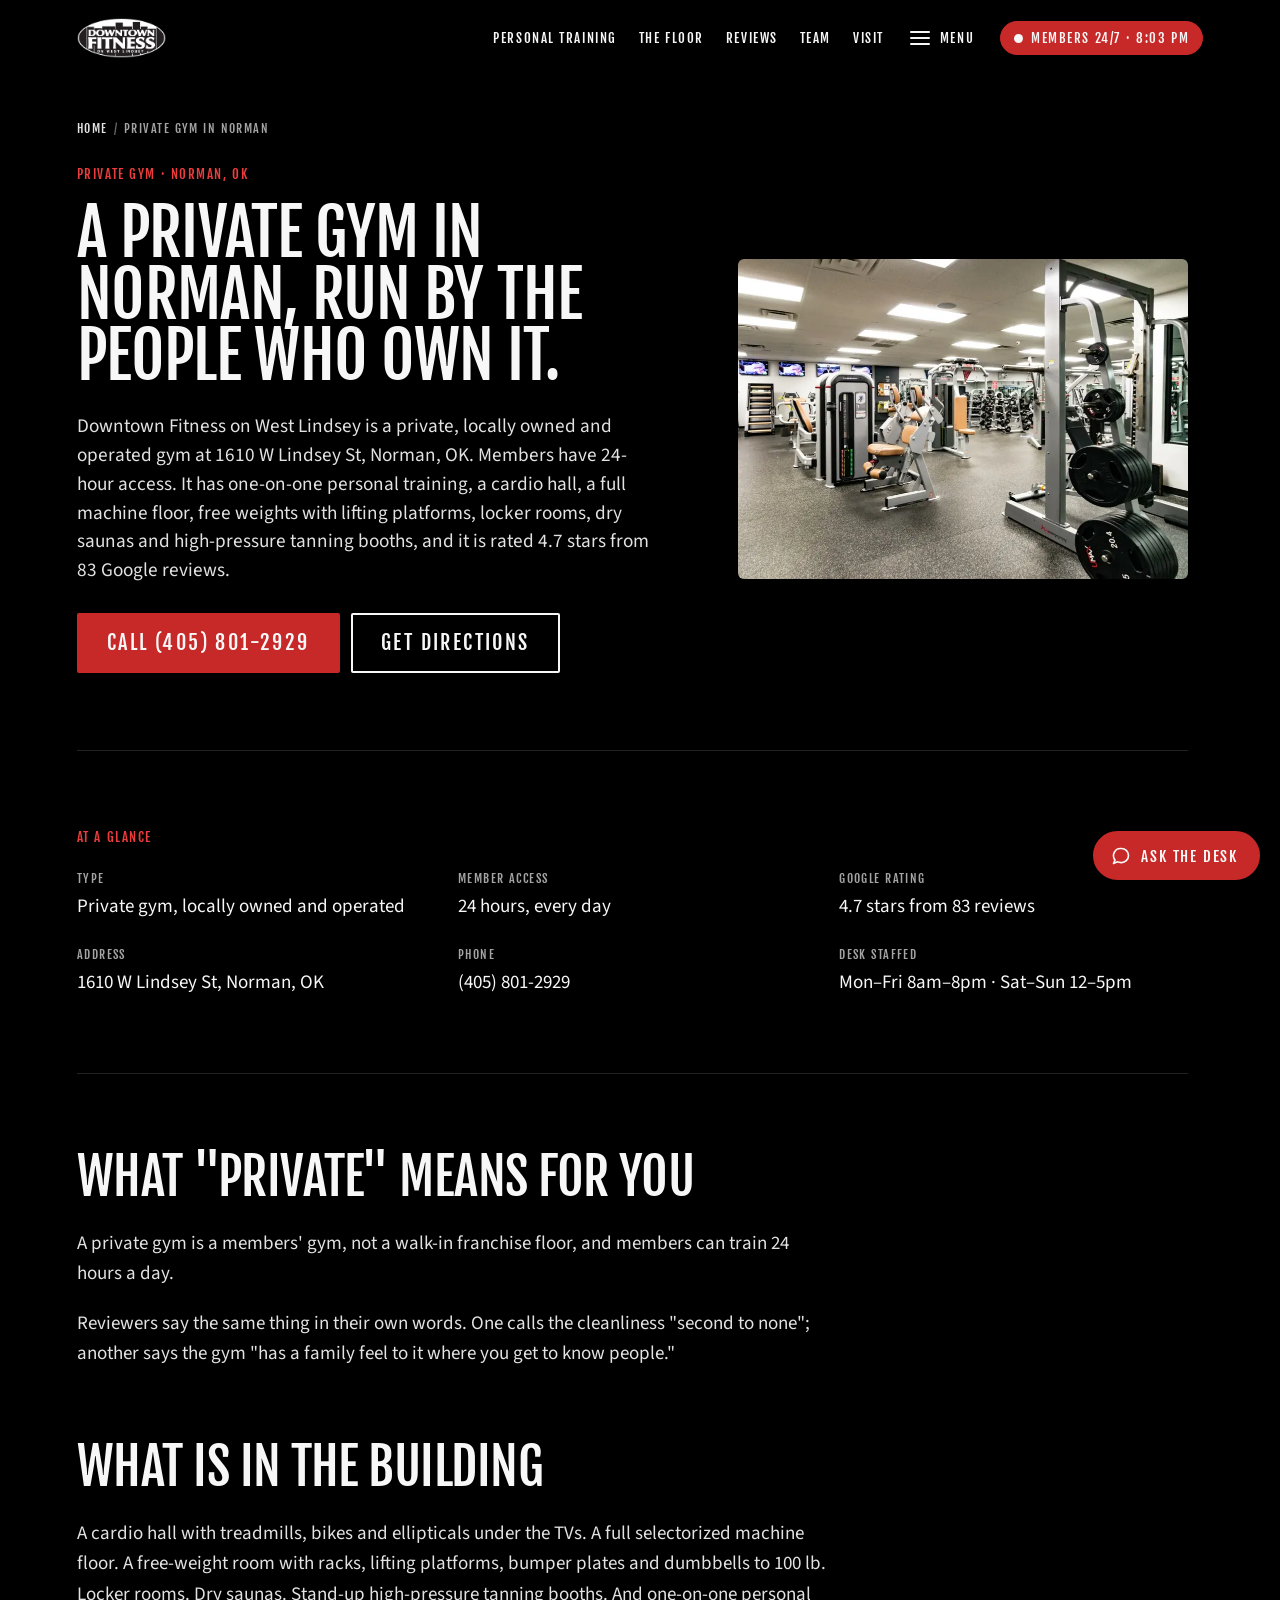
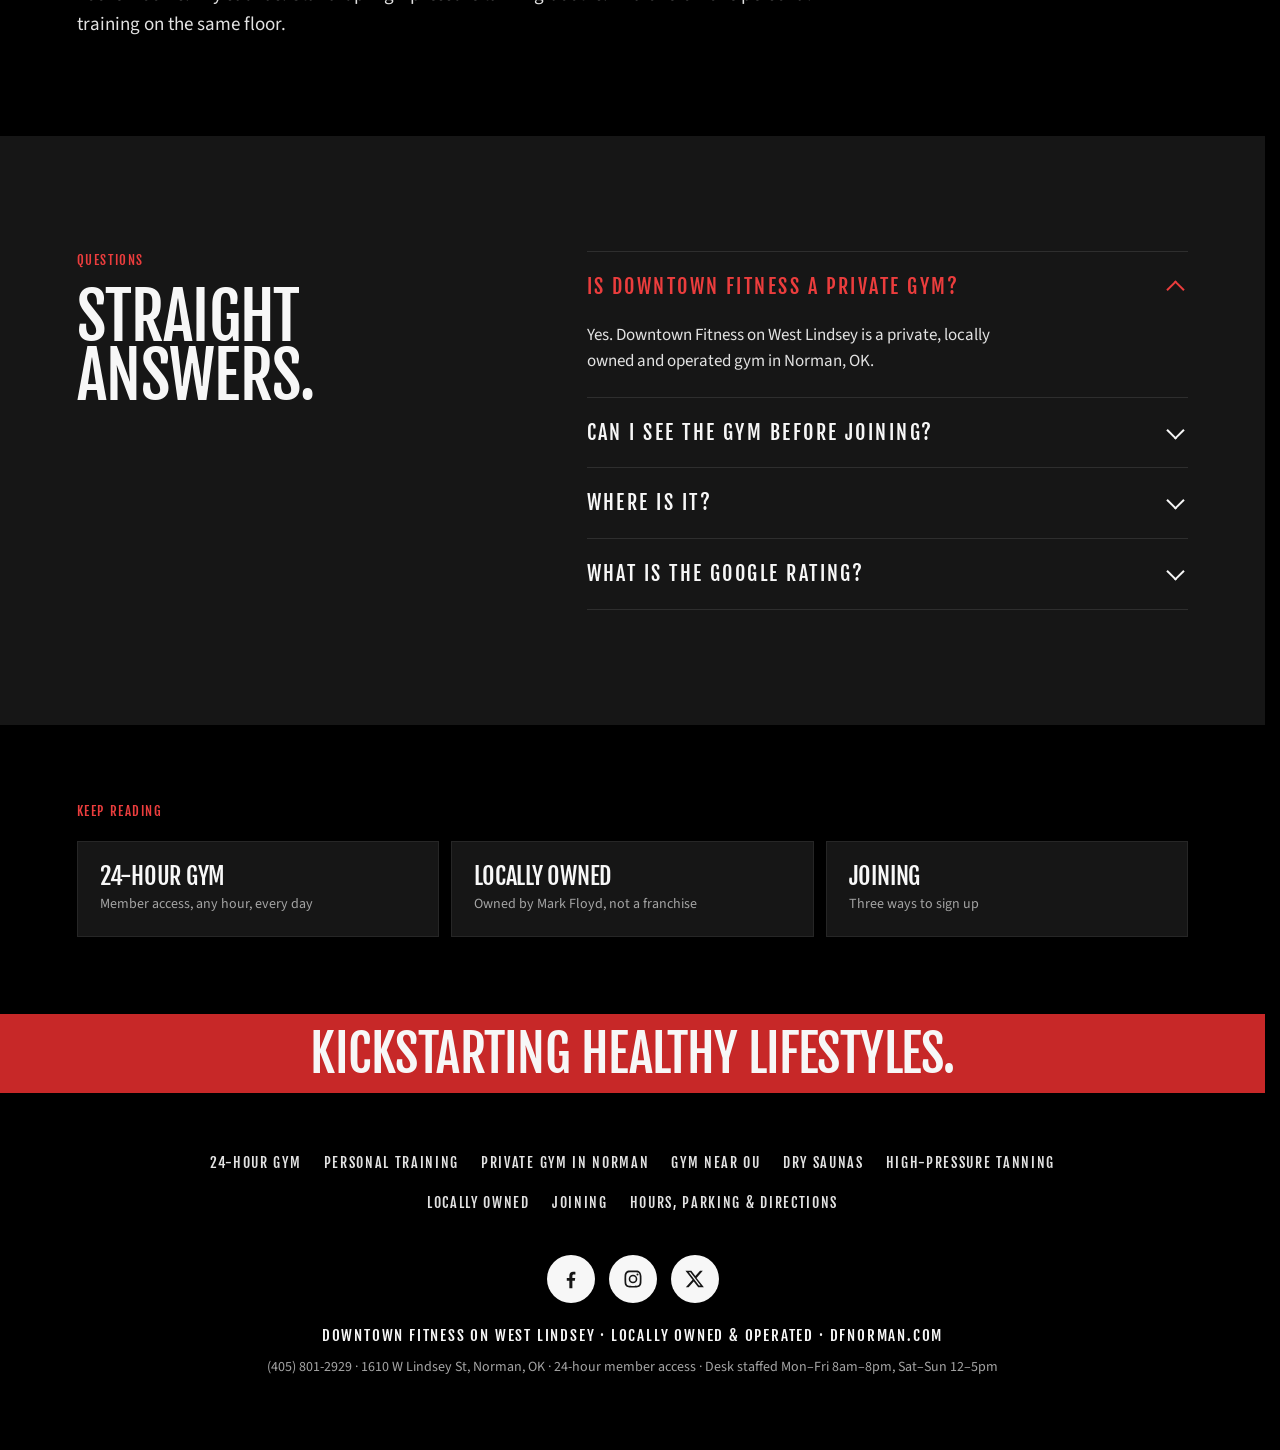
<file: private-gym-norman/index.html>
<!doctype html>
<html lang="en" class="no-js">
<head>
<meta charset="utf-8">
<meta name="viewport" content="width=device-width, initial-scale=1, viewport-fit=cover">
<title>Private Gym in Norman, OK · Downtown Fitness on West Lindsey</title>
<meta name="description" content="A private, locally owned gym in Norman, OK: personal training, cardio, machines, free weights, dry saunas and high-pressure tanning. 1610 W Lindsey St.">
<meta name="theme-color" content="#000000">
<meta name="robots" content="index, follow, max-image-preview:large">
<link rel="canonical" href="https://stationonemain-source.github.io/downtown-fitness/private-gym-norman/">
<link rel="icon" href="data:image/svg+xml,%3Csvg xmlns='http://www.w3.org/2000/svg' viewBox='0 0 64 64'%3E%3Crect width='64' height='64' rx='8' fill='%23000'/%3E%3Cellipse cx='32' cy='32' rx='27' ry='16' fill='none' stroke='%23F7F7F7' stroke-width='3'/%3E%3Ctext x='32' y='30' font-family='Impact,Haettenschweiler,Arial Narrow,sans-serif' font-size='15' fill='%23F7F7F7' text-anchor='middle'%3EDT%3C/text%3E%3Ctext x='32' y='43' font-family='Impact,Haettenschweiler,Arial Narrow,sans-serif' font-size='15' fill='%23C72828' text-anchor='middle'%3EFIT%3C/text%3E%3C/svg%3E">
<link rel="apple-touch-icon" href="../img/logo-mark.png?v=20260917a">
<meta property="og:title" content="Private Gym in Norman, OK · Downtown Fitness on West Lindsey">
<meta property="og:description" content="A private, locally owned gym in Norman, OK: personal training, cardio, machines, free weights, dry saunas and high-pressure tanning. 1610 W Lindsey St.">
<meta property="og:image" content="https://stationonemain-source.github.io/downtown-fitness/img/floorwide-1600.webp">
<meta property="og:url" content="https://stationonemain-source.github.io/downtown-fitness/private-gym-norman/">
<meta property="og:type" content="website">
<meta property="og:site_name" content="Downtown Fitness on West Lindsey">
<meta name="twitter:card" content="summary_large_image">
<script>document.documentElement.className = 'js' + (matchMedia('(prefers-reduced-motion: reduce)').matches ? ' static' : '');</script>
<link rel="preconnect" href="https://fonts.googleapis.com">
<link rel="preconnect" href="https://fonts.gstatic.com" crossorigin>
<link rel="stylesheet" href="https://fonts.googleapis.com/css2?family=Fjalla+One&family=Source+Sans+Pro:wght@400;600&display=swap">
<link rel="stylesheet" href="../css/site.css?v=20260917a">
<script type="application/ld+json">
{
  "@context": "https://schema.org",
  "@type": "WebPage",
  "@id": "https://stationonemain-source.github.io/downtown-fitness/private-gym-norman/",
  "url": "https://stationonemain-source.github.io/downtown-fitness/private-gym-norman/",
  "name": "Private Gym in Norman, OK · Downtown Fitness on West Lindsey",
  "description": "A private, locally owned gym in Norman, OK: personal training, cardio, machines, free weights, dry saunas and high-pressure tanning. 1610 W Lindsey St.",
  "inLanguage": "en-US",
  "isPartOf": {
    "@type": "WebSite",
    "url": "https://stationonemain-source.github.io/downtown-fitness/",
    "name": "Downtown Fitness on West Lindsey"
  },
  "about": {
    "@id": "https://stationonemain-source.github.io/downtown-fitness/#gym"
  },
  "dateModified": "2026-09-16",
  "breadcrumb": {
    "@type": "BreadcrumbList",
    "itemListElement": [
      {
        "@type": "ListItem",
        "position": 1,
        "name": "Home",
        "item": "https://stationonemain-source.github.io/downtown-fitness/"
      },
      {
        "@type": "ListItem",
        "position": 2,
        "name": "Private gym in Norman",
        "item": "https://stationonemain-source.github.io/downtown-fitness/private-gym-norman/"
      }
    ]
  }
}
</script>
<script type="application/ld+json">
{
  "@context": "https://schema.org",
  "@type": "FAQPage",
  "@id": "https://stationonemain-source.github.io/downtown-fitness/private-gym-norman/#faq",
  "mainEntity": [
    {
      "@type": "Question",
      "name": "Is Downtown Fitness a private gym?",
      "acceptedAnswer": {
        "@type": "Answer",
        "text": "Yes. Downtown Fitness on West Lindsey is a private, locally owned and operated gym in Norman, OK."
      }
    },
    {
      "@type": "Question",
      "name": "Can I see the gym before joining?",
      "acceptedAnswer": {
        "@type": "Answer",
        "text": "Yes. Come by while the desk is staffed (Monday to Friday 8am to 8pm, Saturday and Sunday 12 to 5pm) and ask to look around."
      }
    },
    {
      "@type": "Question",
      "name": "Where is it?",
      "acceptedAnswer": {
        "@type": "Answer",
        "text": "1610 W Lindsey St, Norman, OK 73069, in the West Lindsey Shopping Center."
      }
    },
    {
      "@type": "Question",
      "name": "What is the Google rating?",
      "acceptedAnswer": {
        "@type": "Answer",
        "text": "4.7 stars from 83 Google reviews, as of September 2026."
      }
    }
  ]
}
</script>
</head>
<body class="subpage">
<a class="skip" href="#main">Skip to content</a>

<header class="chrome past" data-zone="in" id="chrome">
  <a class="wordmark" href="../#top" aria-label="Downtown Fitness on West Lindsey — top of page">
    <img src="../img/logo-mark.png?v=20260917a" width="225" height="101" alt="" decoding="async" fetchpriority="high">
  </a>
  <nav class="nav" aria-label="Site">
    <a href="../#training">Personal training</a>
    <a href="../#floor">The floor</a>
    <a href="../#reviews">Reviews</a>
    <a href="../#team">Team</a>
    <a href="../#visit">Visit</a>
    <button class="nav-toggle" id="navToggle" type="button" aria-expanded="false" aria-controls="sidenav">
      <span class="nav-bars" aria-hidden="true"><i></i><i></i><i></i></span>
      <span class="nav-toggle-t">Menu</span>
    </button>
    <a class="pill cta" href="../#visit">
      <span class="pill-dot" aria-hidden="true"></span>
      <span class="status-word">Desk hours</span><span class="pill-sep" aria-hidden="true"> · </span><span class="clock" aria-live="off">&nbsp;</span>
    </a>
  </nav>
</header>

<div class="nav-scrim" id="navScrim" hidden></div>
<nav class="sidenav" id="sidenav" aria-label="Sections and contact">
  <div class="sidenav-in">
    <div class="sidenav-top">
      <span class="sidenav-eyebrow">Downtown Fitness on West Lindsey</span>
      <button class="sidenav-close" type="button" aria-label="Close the menu">
        <svg viewBox="0 0 24 24" aria-hidden="true"><path fill="none" stroke="currentColor" stroke-width="2.2" stroke-linecap="round" d="M5 5l14 14M19 5L5 19"/></svg>
      </button>
    </div>

    <ul class="sidenav-list">
        <li><a href="../#training"><span class="sn-i">01</span><span>Personal training</span></a></li>
        <li><a href="../#floor"><span class="sn-i">02</span><span>The floor</span></a></li>
        <li><a href="../#reviews"><span class="sn-i">03</span><span>Reviews</span></a></li>
        <li><a href="../#team"><span class="sn-i">04</span><span>Our team</span></a></li>
        <li><a href="../#owner"><span class="sn-i">05</span><span>The owner</span></a></li>
        <li><a href="../#faq"><span class="sn-i">06</span><span>Questions</span></a></li>
        <li><a href="../#visit"><span class="sn-i">07</span><span>Visit</span></a></li>
    </ul>

    <ul class="sidenav-more" aria-label="More pages">
        <li><a href="../24-hour-gym-norman/">24-hour gym</a></li>
        <li><a href="../personal-training/">Personal training</a></li>
        <li><a href="../private-gym-norman/">Private gym in Norman</a></li>
        <li><a href="../gym-near-ou/">Gym near OU</a></li>
        <li><a href="../sauna/">Dry saunas</a></li>
        <li><a href="../tanning/">High-pressure tanning</a></li>
        <li><a href="../locally-owned/">Locally owned</a></li>
        <li><a href="../join/">Joining</a></li>
        <li><a href="../hours-directions/">Hours, parking & directions</a></li>
    </ul>

    <div class="sidenav-foot">
      <a class="sidenav-call" href="tel:4058012929" data-track="call_sidenav">
        <span class="sn-lbl">Call the desk</span>
        <span class="sn-num">(405) 801-2929</span>
      </a>
      <a class="sidenav-line" href="https://www.google.com/maps/dir/?api=1&amp;destination=1610+W+Lindsey+St,+Norman,+OK" rel="noopener" target="_blank">
        <span class="sn-lbl">Directions</span>
        <span>1610 W Lindsey St, Norman, OK</span>
      </a>
      <p class="sidenav-hours"><span class="sn-lbl">Members</span>24-hour access, every day</p>
      <p class="sidenav-hours"><span class="sn-lbl">Desk staffed</span>Mon&ndash;Fri 8am&ndash;8pm<br>Sat&ndash;Sun 12&ndash;5pm<br><span class="js-only desk-now"></span></p>
      <ul class="sidenav-social">
        <li><a href="https://www.facebook.com/downtownfitnessonwestlindsey" rel="noopener" target="_blank" aria-label="Downtown Fitness on Facebook"><svg viewBox="0 0 24 24" aria-hidden="true"><path fill="currentColor" d="M13.5 22v-8h2.7l.4-3.2h-3.1V8.8c0-.9.3-1.6 1.6-1.6h1.7V4.3c-.3 0-1.3-.1-2.5-.1-2.5 0-4.1 1.5-4.1 4.2v2.4H7.4V14h2.8v8h3.3z"/></svg></a></li>
        <li><a href="https://www.instagram.com/downtownfitnessnorman/" rel="noopener" target="_blank" aria-label="Downtown Fitness on Instagram"><svg viewBox="0 0 24 24" aria-hidden="true"><path fill="currentColor" d="M12 7.3a4.7 4.7 0 1 0 0 9.4 4.7 4.7 0 0 0 0-9.4zm0 7.7a3 3 0 1 1 0-6 3 3 0 0 1 0 6zm6-7.9a1.1 1.1 0 1 1-2.2 0 1.1 1.1 0 0 1 2.2 0zM21 8.2c-.1-1.5-.4-2.8-1.5-3.9S17.3 2.9 15.8 2.8c-1.5-.1-6.1-.1-7.6 0-1.5.1-2.8.4-3.9 1.5S2.9 6.7 2.8 8.2c-.1 1.5-.1 6.1 0 7.6.1 1.5.4 2.8 1.5 3.9s2.4 1.4 3.9 1.5c1.5.1 6.1.1 7.6 0 1.5-.1 2.8-.4 3.9-1.5s1.4-2.4 1.5-3.9c.1-1.5.1-6.1 0-7.6zm-2 9.2a3 3 0 0 1-1.7 1.7c-1.2.5-4 .4-5.3.4s-4.1.1-5.3-.4a3 3 0 0 1-1.7-1.7c-.5-1.2-.4-4-.4-5.3s-.1-4.1.4-5.3A3 3 0 0 1 6.7 5c1.2-.5 4-.4 5.3-.4s4.1-.1 5.3.4A3 3 0 0 1 19 6.7c.5 1.2.4 4 .4 5.3s.1 4.1-.4 5.3z"/></svg></a></li>
        <li><a href="https://www.twitter.com/dfnorman" rel="noopener" target="_blank" aria-label="Downtown Fitness on X, formerly Twitter"><svg viewBox="0 0 24 24" aria-hidden="true"><path fill="currentColor" d="M17.5 3h3l-6.8 7.8L21.7 21h-6.2l-4.9-6.4L5 21H2l7.3-8.3L1.6 3h6.4l4.4 5.8L17.5 3zm-1.1 16.2h1.7L7 4.7H5.2l11.2 14.5z"/></svg></a></li>
      </ul>
    </div>
  </div>
</nav>

<main id="main" class="pg">
  <nav class="pg-crumbs" aria-label="Breadcrumb"><ol><li><a href="../">Home</a></li><li aria-current="page">Private gym in Norman</li></ol></nav>

  <header class="pg-hero has-photo">
    <div class="pg-hero-copy">
      <p class="kicker">Private gym · Norman, OK</p>
      <h1>A private gym in Norman, run by the people who own it.</h1>
      <p class="pg-lede">Downtown Fitness on West Lindsey is a private, locally owned and operated gym at 1610 W Lindsey St, Norman, OK. Members have 24-hour access. It has one-on-one personal training, a cardio hall, a full machine floor, free weights with lifting platforms, locker rooms, dry saunas and high-pressure tanning booths, and it is rated 4.7 stars from 83 Google reviews.</p>
      <p class="pg-cta"><a class="btn btn-red btn-xl" href="tel:4058012929" data-track="call_private-gym-norman">Call (405) 801-2929</a><a class="btn btn-outline-cream btn-xl" href="https://www.google.com/maps/dir/?api=1&amp;destination=1610+W+Lindsey+St,+Norman,+OK" rel="noopener" target="_blank">Get directions</a></p>
    </div>
  <figure class="pg-photo"><img src="../img/floorwide-900.webp?v=20260917a" srcset="../img/floorwide-900.webp?v=20260917a 900w, ../img/floorwide-1600.webp?v=20260917a 1600w" sizes="(max-width: 900px) 100vw, 44vw" width="900" height="638" alt="The machine floor: cable stations, plate-loaded machines and the plate tree" decoding="async" fetchpriority="high"></figure>
  </header>

  <section class="pg-facts" aria-labelledby="facts-h">
    <h2 id="facts-h" class="kicker">At a glance</h2>
    <dl class="facts">
      <div><dt>Type</dt><dd>Private gym, locally owned and operated</dd></div>
      <div><dt>Member access</dt><dd>24 hours, every day</dd></div>
      <div><dt>Google rating</dt><dd>4.7 stars from 83 reviews</dd></div>
      <div><dt>Address</dt><dd>1610 W Lindsey St, Norman, OK</dd></div>
      <div><dt>Phone</dt><dd>(405) 801-2929</dd></div>
      <div><dt>Desk staffed</dt><dd>Mon–Fri 8am–8pm · Sat–Sun 12–5pm</dd></div>
    </dl>
  </section>

  <section class="pg-body">
    <h2>What &quot;private&quot; means for you</h2>
    <p>A private gym is a members&#x27; gym, not a walk-in franchise floor, and members can train 24 hours a day.</p>
    <p>Reviewers say the same thing in their own words. One calls the cleanliness &quot;second to none&quot;; another says the gym &quot;has a family feel to it where you get to know people.&quot;</p>
    <h2>What is in the building</h2>
    <p>A cardio hall with treadmills, bikes and ellipticals under the TVs. A full selectorized machine floor. A free-weight room with racks, lifting platforms, bumper plates and dumbbells to 100 lb. Locker rooms. Dry saunas. Stand-up high-pressure tanning booths. And one-on-one personal training on the same floor.</p>
  </section>

  <section class="faq pg-faq" aria-labelledby="faq-h">
    <div class="faq-head">
      <p class="kicker">Questions</p>
      <h2 id="faq-h">Straight answers.</h2>
    </div>
    <div class="faq-list">
      <details class="faq-item" open>
        <summary>Is Downtown Fitness a private gym?</summary>
        <p>Yes. Downtown Fitness on West Lindsey is a private, locally owned and operated gym in Norman, OK.</p>
      </details>
      <details class="faq-item">
        <summary>Can I see the gym before joining?</summary>
        <p>Yes. Come by while the desk is staffed (Monday to Friday 8am to 8pm, Saturday and Sunday 12 to 5pm) and ask to look around.</p>
      </details>
      <details class="faq-item">
        <summary>Where is it?</summary>
        <p>1610 W Lindsey St, Norman, OK 73069, in the West Lindsey Shopping Center.</p>
      </details>
      <details class="faq-item">
        <summary>What is the Google rating?</summary>
        <p>4.7 stars from 83 Google reviews, as of September 2026.</p>
      </details>
    </div>
  </section>

  <nav class="pg-rel" aria-labelledby="rel-h">
    <h2 id="rel-h" class="kicker">Keep reading</h2>
    <ul>
      <li><a href="../24-hour-gym-norman/"><span>24-hour gym</span><span class="pg-rel-d">Member access, any hour, every day</span></a></li>
      <li><a href="../locally-owned/"><span>Locally owned</span><span class="pg-rel-d">Owned by Mark Floyd, not a franchise</span></a></li>
      <li><a href="../join/"><span>Joining</span><span class="pg-rel-d">Three ways to sign up</span></a></li>
    </ul>
  </nav>
</main>

<footer class="foot">
  <div class="marq-wrap" aria-hidden="true">
    <div class="marq"><span>Kickstarting healthy lifestyles.</span></div>
  </div>
  <div class="foot-inner">
    <nav class="foot-pages" aria-label="More about the gym">
    <ul>
      <li><a href="../24-hour-gym-norman/">24-hour gym</a></li>
      <li><a href="../personal-training/">Personal training</a></li>
      <li><a href="../private-gym-norman/">Private gym in Norman</a></li>
      <li><a href="../gym-near-ou/">Gym near OU</a></li>
      <li><a href="../sauna/">Dry saunas</a></li>
      <li><a href="../tanning/">High-pressure tanning</a></li>
      <li><a href="../locally-owned/">Locally owned</a></li>
      <li><a href="../join/">Joining</a></li>
      <li><a href="../hours-directions/">Hours, parking & directions</a></li>
    </ul>
    </nav>
    <ul class="social" aria-label="Downtown Fitness on social media">
      <li><a href="https://www.facebook.com/downtownfitnessonwestlindsey" rel="noopener" target="_blank" aria-label="Downtown Fitness on Facebook">
        <svg viewBox="0 0 24 24" aria-hidden="true"><path fill="currentColor" d="M13.5 22v-8h2.7l.4-3.2h-3.1V8.8c0-.9.3-1.6 1.6-1.6h1.7V4.3c-.3 0-1.3-.1-2.5-.1-2.5 0-4.1 1.5-4.1 4.2v2.4H7.4V14h2.8v8h3.3z"/></svg></a></li>
      <li><a href="https://www.instagram.com/downtownfitnessnorman/" rel="noopener" target="_blank" aria-label="Downtown Fitness on Instagram">
        <svg viewBox="0 0 24 24" aria-hidden="true"><path fill="currentColor" d="M12 7.3a4.7 4.7 0 1 0 0 9.4 4.7 4.7 0 0 0 0-9.4zm0 7.7a3 3 0 1 1 0-6 3 3 0 0 1 0 6zm6-7.9a1.1 1.1 0 1 1-2.2 0 1.1 1.1 0 0 1 2.2 0zM21 8.2c-.1-1.5-.4-2.8-1.5-3.9S17.3 2.9 15.8 2.8c-1.5-.1-6.1-.1-7.6 0-1.5.1-2.8.4-3.9 1.5S2.9 6.7 2.8 8.2c-.1 1.5-.1 6.1 0 7.6.1 1.5.4 2.8 1.5 3.9s2.4 1.4 3.9 1.5c1.5.1 6.1.1 7.6 0 1.5-.1 2.8-.4 3.9-1.5s1.4-2.4 1.5-3.9c.1-1.5.1-6.1 0-7.6zm-2 9.2a3 3 0 0 1-1.7 1.7c-1.2.5-4 .4-5.3.4s-4.1.1-5.3-.4a3 3 0 0 1-1.7-1.7c-.5-1.2-.4-4-.4-5.3s-.1-4.1.4-5.3A3 3 0 0 1 6.7 5c1.2-.5 4-.4 5.3-.4s4.1-.1 5.3.4A3 3 0 0 1 19 6.7c.5 1.2.4 4 .4 5.3s.1 4.1-.4 5.3z"/></svg></a></li>
      <li><a href="https://www.twitter.com/dfnorman" rel="noopener" target="_blank" aria-label="Downtown Fitness on X, formerly Twitter">
        <svg viewBox="0 0 24 24" aria-hidden="true"><path fill="currentColor" d="M17.5 3h3l-6.8 7.8L21.7 21h-6.2l-4.9-6.4L5 21H2l7.3-8.3L1.6 3h6.4l4.4 5.8L17.5 3zm-1.1 16.2h1.7L7 4.7H5.2l11.2 14.5z"/></svg></a></li>
    </ul>
    <p class="foot-line">Downtown Fitness on West Lindsey <span aria-hidden="true">·</span> Locally owned &amp; operated <span aria-hidden="true">·</span> <a href="https://dfnorman.com" rel="noopener">dfnorman.com</a></p>
    <p class="foot-sub"><a href="tel:4058012929" data-track="call_footer">(405) 801-2929</a> <span aria-hidden="true">·</span> 1610 W Lindsey St, Norman, OK <span aria-hidden="true">·</span> 24-hour member access <span aria-hidden="true">·</span> Desk staffed Mon&ndash;Fri 8am&ndash;8pm, Sat&ndash;Sun 12&ndash;5pm</p>
  </div>
</footer>

<aside class="desk" id="desk" aria-label="Ask the desk">
  <button class="desk-btn" type="button" aria-expanded="false" aria-controls="desk-panel" aria-label="Ask the desk">
    <span class="desk-ico" aria-hidden="true">
      <svg viewBox="0 0 24 24" fill="none" stroke="currentColor" stroke-width="2" stroke-linecap="round" stroke-linejoin="round"><path d="M21 11.5a8.4 8.4 0 0 1-9 8.4 9.9 9.9 0 0 1-4.2-.9L3 21l1.9-4.3A8.4 8.4 0 0 1 12 3a8.4 8.4 0 0 1 9 8.5z"/></svg>
    </span>
    <span class="desk-btn-txt">Ask the desk</span>
  </button>

  <div class="desk-panel" id="desk-panel" role="dialog" aria-label="Ask the desk at Downtown Fitness" hidden>
    <div class="desk-head">
      <img src="../img/logo-mark.png?v=20260917a" width="225" height="101" alt="Downtown Fitness" class="desk-logo">
      <button class="desk-close" type="button" aria-label="Close">&times;</button>
    </div>
    <p class="desk-sub">An assistant, not a person. To talk to a person, call
      <a href="tel:4058012929">(405) 801-2929</a>.</p>

    <div class="desk-log" role="log" aria-live="polite" aria-label="Conversation"></div>

    <div class="desk-chips">
      <button class="desk-chip" type="button">Are you open 24 hours?</button>
      <button class="desk-chip" type="button">What's on the floor?</button>
      <button class="desk-chip" type="button">Tell me about personal training</button>
    </div>

    <form class="desk-form">
      <label class="sr-only" for="desk-input">Your message</label>
      <input class="desk-input" id="desk-input" type="text" autocomplete="off"
             placeholder="Ask about hours, the floor, training&hellip;">
      <button class="desk-send" type="submit" aria-label="Send">
        <svg viewBox="0 0 24 24" fill="none" stroke="currentColor" stroke-width="2" stroke-linecap="round" stroke-linejoin="round" aria-hidden="true"><path d="M5 12h14M13 6l6 6-6 6"/></svg>
      </button>
    </form>
  </div>
</aside>

<script defer src="../js/page.js?v=20260917a"></script>
<script defer src="../js/nav.js?v=20260917a"></script>
<script defer src="../js/chat.js?v=20260917a"></script>
</body>
</html>
</file>
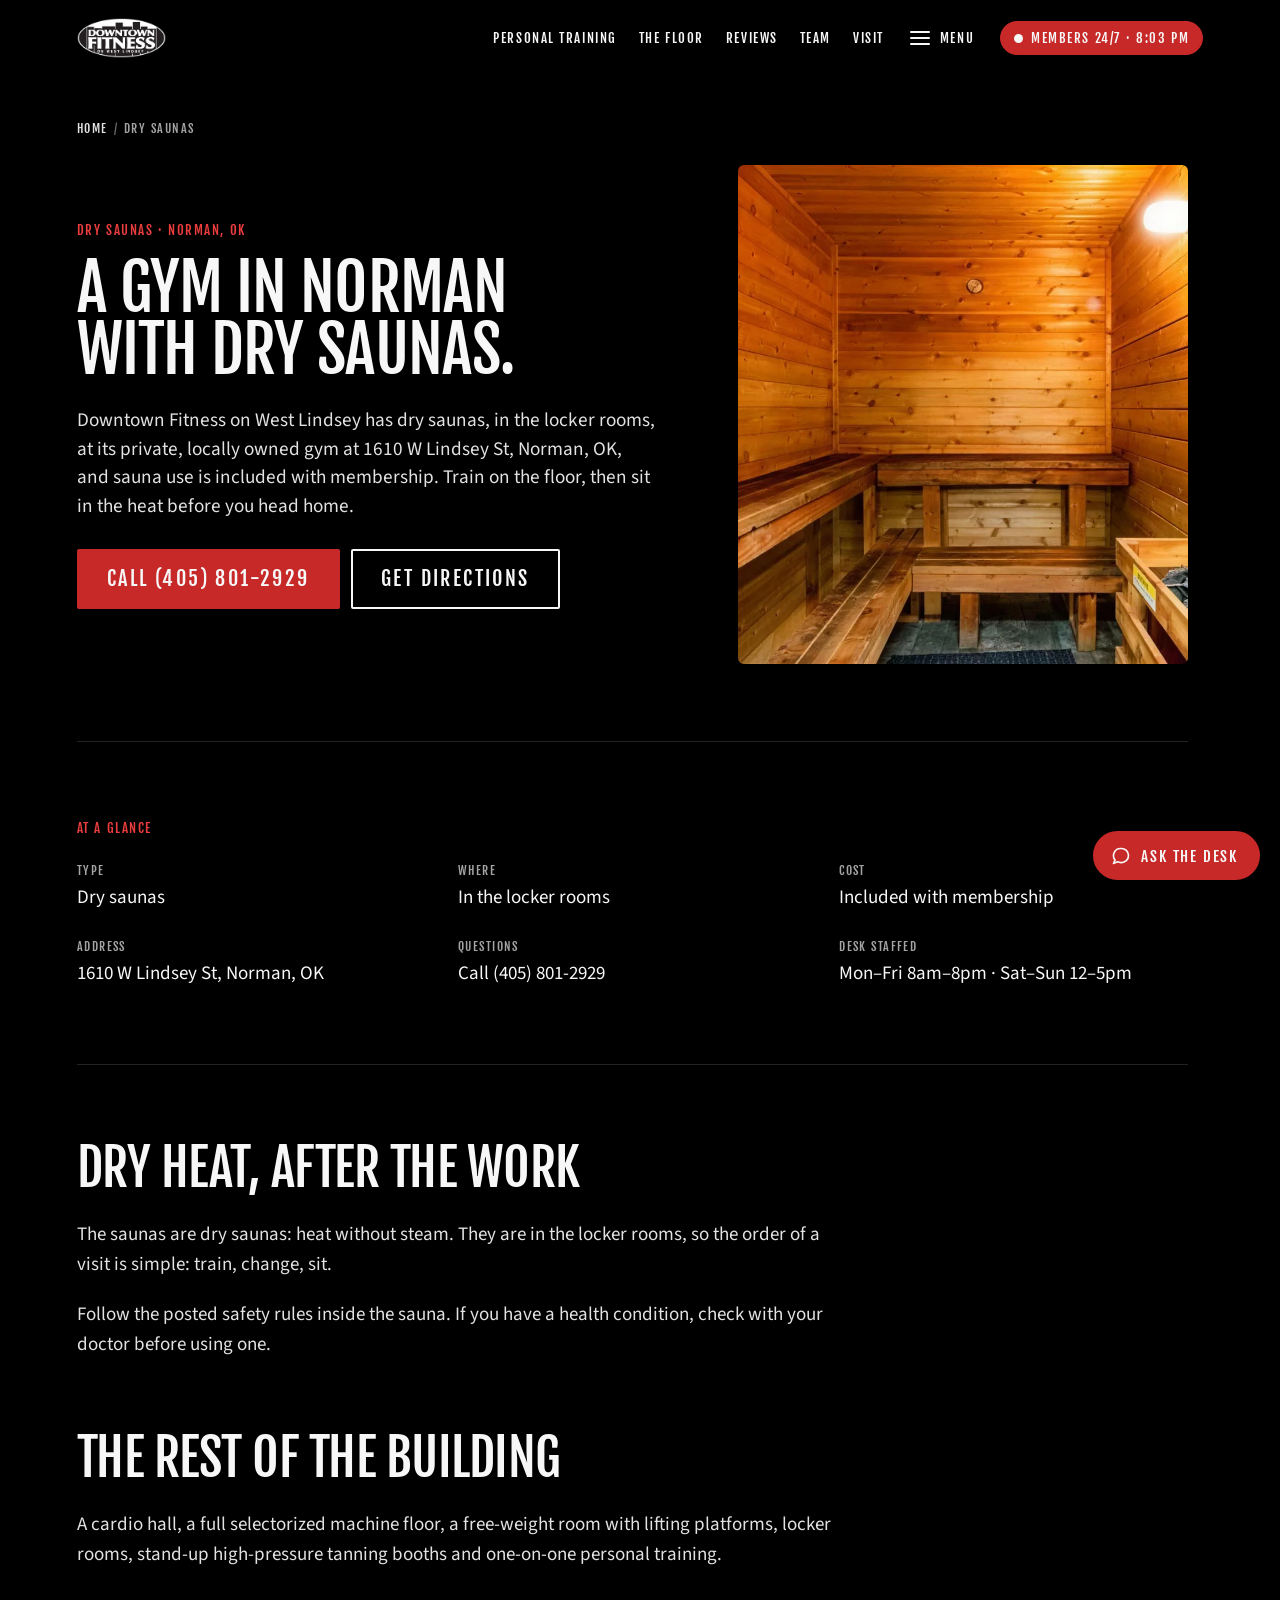
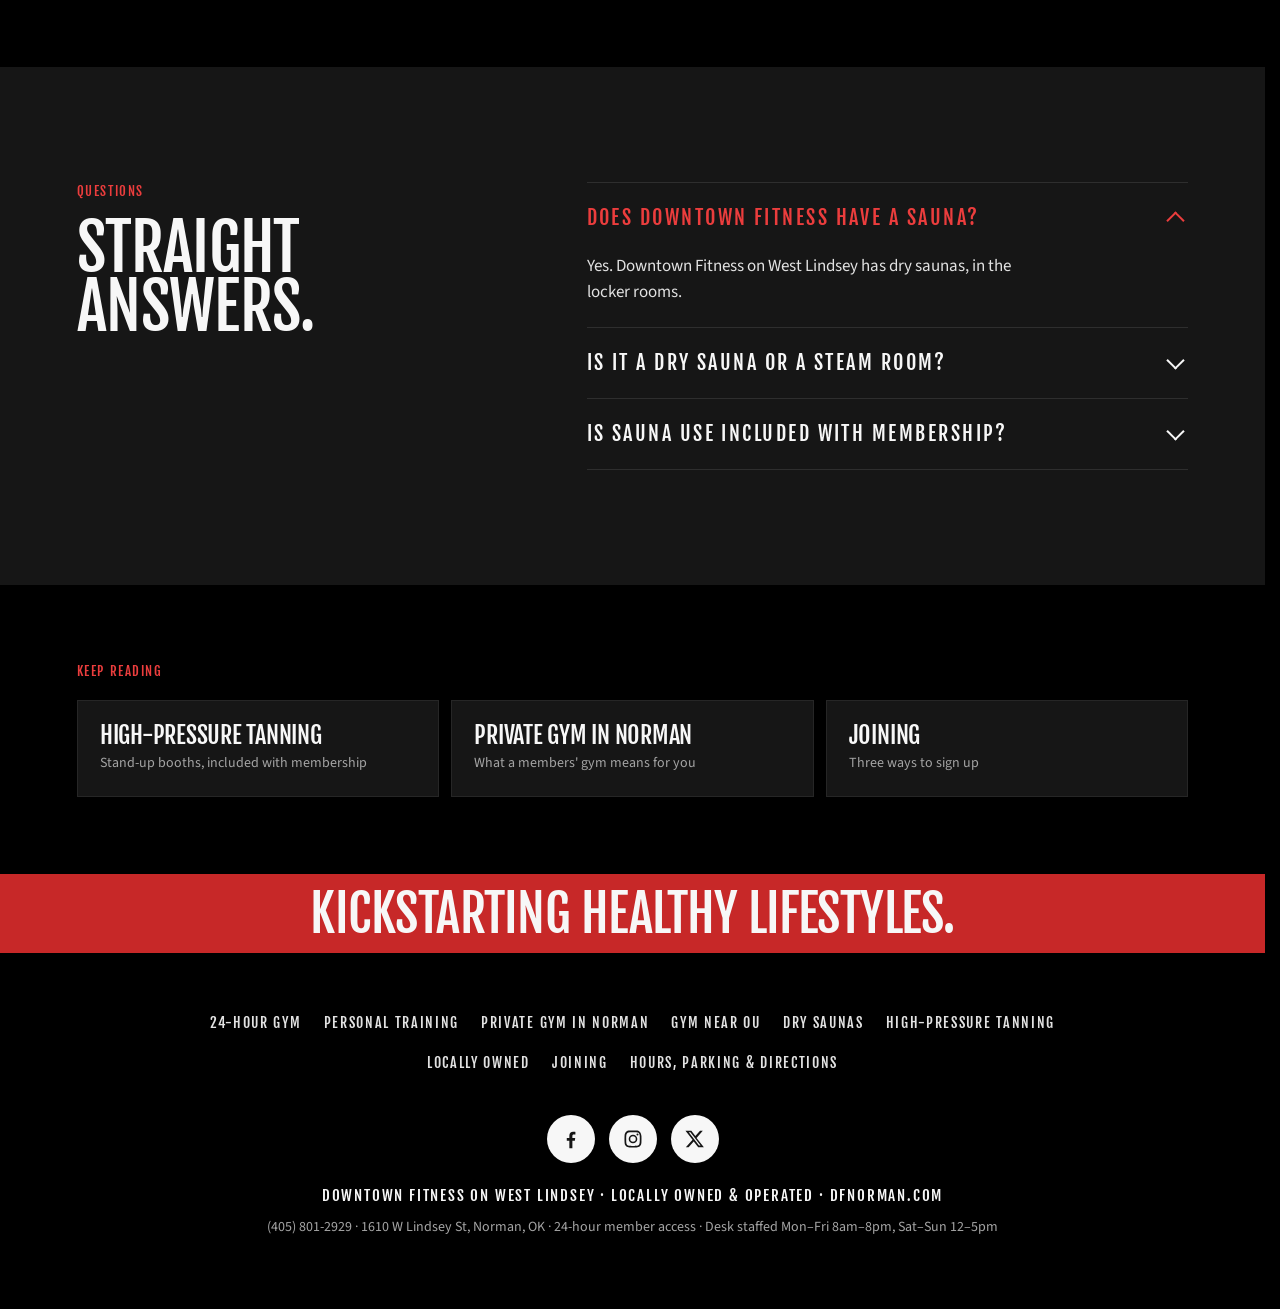
<file: sauna/index.html>
<!doctype html>
<html lang="en" class="no-js">
<head>
<meta charset="utf-8">
<meta name="viewport" content="width=device-width, initial-scale=1, viewport-fit=cover">
<title>Dry Sauna Gym in Norman, OK · Downtown Fitness on West Lindsey</title>
<meta name="description" content="Dry saunas, included with membership, at Downtown Fitness on West Lindsey, a private, locally owned gym at 1610 W Lindsey St, Norman, OK.">
<meta name="theme-color" content="#000000">
<meta name="robots" content="index, follow, max-image-preview:large">
<link rel="canonical" href="https://stationonemain-source.github.io/downtown-fitness/sauna/">
<link rel="icon" href="data:image/svg+xml,%3Csvg xmlns='http://www.w3.org/2000/svg' viewBox='0 0 64 64'%3E%3Crect width='64' height='64' rx='8' fill='%23000'/%3E%3Cellipse cx='32' cy='32' rx='27' ry='16' fill='none' stroke='%23F7F7F7' stroke-width='3'/%3E%3Ctext x='32' y='30' font-family='Impact,Haettenschweiler,Arial Narrow,sans-serif' font-size='15' fill='%23F7F7F7' text-anchor='middle'%3EDT%3C/text%3E%3Ctext x='32' y='43' font-family='Impact,Haettenschweiler,Arial Narrow,sans-serif' font-size='15' fill='%23C72828' text-anchor='middle'%3EFIT%3C/text%3E%3C/svg%3E">
<link rel="apple-touch-icon" href="../img/logo-mark.png?v=20260917a">
<meta property="og:title" content="Dry Sauna Gym in Norman, OK · Downtown Fitness on West Lindsey">
<meta property="og:description" content="Dry saunas, included with membership, at Downtown Fitness on West Lindsey, a private, locally owned gym at 1610 W Lindsey St, Norman, OK.">
<meta property="og:image" content="https://stationonemain-source.github.io/downtown-fitness/img/saunadoor-1600.webp">
<meta property="og:url" content="https://stationonemain-source.github.io/downtown-fitness/sauna/">
<meta property="og:type" content="website">
<meta property="og:site_name" content="Downtown Fitness on West Lindsey">
<meta name="twitter:card" content="summary_large_image">
<script>document.documentElement.className = 'js' + (matchMedia('(prefers-reduced-motion: reduce)').matches ? ' static' : '');</script>
<link rel="preconnect" href="https://fonts.googleapis.com">
<link rel="preconnect" href="https://fonts.gstatic.com" crossorigin>
<link rel="stylesheet" href="https://fonts.googleapis.com/css2?family=Fjalla+One&family=Source+Sans+Pro:wght@400;600&display=swap">
<link rel="stylesheet" href="../css/site.css?v=20260917a">
<script type="application/ld+json">
{
  "@context": "https://schema.org",
  "@type": "WebPage",
  "@id": "https://stationonemain-source.github.io/downtown-fitness/sauna/",
  "url": "https://stationonemain-source.github.io/downtown-fitness/sauna/",
  "name": "Dry Sauna Gym in Norman, OK · Downtown Fitness on West Lindsey",
  "description": "Dry saunas, included with membership, at Downtown Fitness on West Lindsey, a private, locally owned gym at 1610 W Lindsey St, Norman, OK.",
  "inLanguage": "en-US",
  "isPartOf": {
    "@type": "WebSite",
    "url": "https://stationonemain-source.github.io/downtown-fitness/",
    "name": "Downtown Fitness on West Lindsey"
  },
  "about": {
    "@id": "https://stationonemain-source.github.io/downtown-fitness/#gym"
  },
  "dateModified": "2026-09-16",
  "breadcrumb": {
    "@type": "BreadcrumbList",
    "itemListElement": [
      {
        "@type": "ListItem",
        "position": 1,
        "name": "Home",
        "item": "https://stationonemain-source.github.io/downtown-fitness/"
      },
      {
        "@type": "ListItem",
        "position": 2,
        "name": "Dry saunas",
        "item": "https://stationonemain-source.github.io/downtown-fitness/sauna/"
      }
    ]
  }
}
</script>
<script type="application/ld+json">
{
  "@context": "https://schema.org",
  "@type": "FAQPage",
  "@id": "https://stationonemain-source.github.io/downtown-fitness/sauna/#faq",
  "mainEntity": [
    {
      "@type": "Question",
      "name": "Does Downtown Fitness have a sauna?",
      "acceptedAnswer": {
        "@type": "Answer",
        "text": "Yes. Downtown Fitness on West Lindsey has dry saunas, in the locker rooms."
      }
    },
    {
      "@type": "Question",
      "name": "Is it a dry sauna or a steam room?",
      "acceptedAnswer": {
        "@type": "Answer",
        "text": "Dry saunas."
      }
    },
    {
      "@type": "Question",
      "name": "Is sauna use included with membership?",
      "acceptedAnswer": {
        "@type": "Answer",
        "text": "Yes. The dry saunas are included with membership."
      }
    }
  ]
}
</script>
</head>
<body class="subpage">
<a class="skip" href="#main">Skip to content</a>

<header class="chrome past" data-zone="in" id="chrome">
  <a class="wordmark" href="../#top" aria-label="Downtown Fitness on West Lindsey — top of page">
    <img src="../img/logo-mark.png?v=20260917a" width="225" height="101" alt="" decoding="async" fetchpriority="high">
  </a>
  <nav class="nav" aria-label="Site">
    <a href="../#training">Personal training</a>
    <a href="../#floor">The floor</a>
    <a href="../#reviews">Reviews</a>
    <a href="../#team">Team</a>
    <a href="../#visit">Visit</a>
    <button class="nav-toggle" id="navToggle" type="button" aria-expanded="false" aria-controls="sidenav">
      <span class="nav-bars" aria-hidden="true"><i></i><i></i><i></i></span>
      <span class="nav-toggle-t">Menu</span>
    </button>
    <a class="pill cta" href="../#visit">
      <span class="pill-dot" aria-hidden="true"></span>
      <span class="status-word">Desk hours</span><span class="pill-sep" aria-hidden="true"> · </span><span class="clock" aria-live="off">&nbsp;</span>
    </a>
  </nav>
</header>

<div class="nav-scrim" id="navScrim" hidden></div>
<nav class="sidenav" id="sidenav" aria-label="Sections and contact">
  <div class="sidenav-in">
    <div class="sidenav-top">
      <span class="sidenav-eyebrow">Downtown Fitness on West Lindsey</span>
      <button class="sidenav-close" type="button" aria-label="Close the menu">
        <svg viewBox="0 0 24 24" aria-hidden="true"><path fill="none" stroke="currentColor" stroke-width="2.2" stroke-linecap="round" d="M5 5l14 14M19 5L5 19"/></svg>
      </button>
    </div>

    <ul class="sidenav-list">
        <li><a href="../#training"><span class="sn-i">01</span><span>Personal training</span></a></li>
        <li><a href="../#floor"><span class="sn-i">02</span><span>The floor</span></a></li>
        <li><a href="../#reviews"><span class="sn-i">03</span><span>Reviews</span></a></li>
        <li><a href="../#team"><span class="sn-i">04</span><span>Our team</span></a></li>
        <li><a href="../#owner"><span class="sn-i">05</span><span>The owner</span></a></li>
        <li><a href="../#faq"><span class="sn-i">06</span><span>Questions</span></a></li>
        <li><a href="../#visit"><span class="sn-i">07</span><span>Visit</span></a></li>
    </ul>

    <ul class="sidenav-more" aria-label="More pages">
        <li><a href="../24-hour-gym-norman/">24-hour gym</a></li>
        <li><a href="../personal-training/">Personal training</a></li>
        <li><a href="../private-gym-norman/">Private gym in Norman</a></li>
        <li><a href="../gym-near-ou/">Gym near OU</a></li>
        <li><a href="../sauna/">Dry saunas</a></li>
        <li><a href="../tanning/">High-pressure tanning</a></li>
        <li><a href="../locally-owned/">Locally owned</a></li>
        <li><a href="../join/">Joining</a></li>
        <li><a href="../hours-directions/">Hours, parking & directions</a></li>
    </ul>

    <div class="sidenav-foot">
      <a class="sidenav-call" href="tel:4058012929" data-track="call_sidenav">
        <span class="sn-lbl">Call the desk</span>
        <span class="sn-num">(405) 801-2929</span>
      </a>
      <a class="sidenav-line" href="https://www.google.com/maps/dir/?api=1&amp;destination=1610+W+Lindsey+St,+Norman,+OK" rel="noopener" target="_blank">
        <span class="sn-lbl">Directions</span>
        <span>1610 W Lindsey St, Norman, OK</span>
      </a>
      <p class="sidenav-hours"><span class="sn-lbl">Members</span>24-hour access, every day</p>
      <p class="sidenav-hours"><span class="sn-lbl">Desk staffed</span>Mon&ndash;Fri 8am&ndash;8pm<br>Sat&ndash;Sun 12&ndash;5pm<br><span class="js-only desk-now"></span></p>
      <ul class="sidenav-social">
        <li><a href="https://www.facebook.com/downtownfitnessonwestlindsey" rel="noopener" target="_blank" aria-label="Downtown Fitness on Facebook"><svg viewBox="0 0 24 24" aria-hidden="true"><path fill="currentColor" d="M13.5 22v-8h2.7l.4-3.2h-3.1V8.8c0-.9.3-1.6 1.6-1.6h1.7V4.3c-.3 0-1.3-.1-2.5-.1-2.5 0-4.1 1.5-4.1 4.2v2.4H7.4V14h2.8v8h3.3z"/></svg></a></li>
        <li><a href="https://www.instagram.com/downtownfitnessnorman/" rel="noopener" target="_blank" aria-label="Downtown Fitness on Instagram"><svg viewBox="0 0 24 24" aria-hidden="true"><path fill="currentColor" d="M12 7.3a4.7 4.7 0 1 0 0 9.4 4.7 4.7 0 0 0 0-9.4zm0 7.7a3 3 0 1 1 0-6 3 3 0 0 1 0 6zm6-7.9a1.1 1.1 0 1 1-2.2 0 1.1 1.1 0 0 1 2.2 0zM21 8.2c-.1-1.5-.4-2.8-1.5-3.9S17.3 2.9 15.8 2.8c-1.5-.1-6.1-.1-7.6 0-1.5.1-2.8.4-3.9 1.5S2.9 6.7 2.8 8.2c-.1 1.5-.1 6.1 0 7.6.1 1.5.4 2.8 1.5 3.9s2.4 1.4 3.9 1.5c1.5.1 6.1.1 7.6 0 1.5-.1 2.8-.4 3.9-1.5s1.4-2.4 1.5-3.9c.1-1.5.1-6.1 0-7.6zm-2 9.2a3 3 0 0 1-1.7 1.7c-1.2.5-4 .4-5.3.4s-4.1.1-5.3-.4a3 3 0 0 1-1.7-1.7c-.5-1.2-.4-4-.4-5.3s-.1-4.1.4-5.3A3 3 0 0 1 6.7 5c1.2-.5 4-.4 5.3-.4s4.1-.1 5.3.4A3 3 0 0 1 19 6.7c.5 1.2.4 4 .4 5.3s.1 4.1-.4 5.3z"/></svg></a></li>
        <li><a href="https://www.twitter.com/dfnorman" rel="noopener" target="_blank" aria-label="Downtown Fitness on X, formerly Twitter"><svg viewBox="0 0 24 24" aria-hidden="true"><path fill="currentColor" d="M17.5 3h3l-6.8 7.8L21.7 21h-6.2l-4.9-6.4L5 21H2l7.3-8.3L1.6 3h6.4l4.4 5.8L17.5 3zm-1.1 16.2h1.7L7 4.7H5.2l11.2 14.5z"/></svg></a></li>
      </ul>
    </div>
  </div>
</nav>

<main id="main" class="pg">
  <nav class="pg-crumbs" aria-label="Breadcrumb"><ol><li><a href="../">Home</a></li><li aria-current="page">Dry saunas</li></ol></nav>

  <header class="pg-hero has-photo">
    <div class="pg-hero-copy">
      <p class="kicker">Dry saunas · Norman, OK</p>
      <h1>A gym in Norman with dry saunas.</h1>
      <p class="pg-lede">Downtown Fitness on West Lindsey has dry saunas, in the locker rooms, at its private, locally owned gym at 1610 W Lindsey St, Norman, OK, and sauna use is included with membership. Train on the floor, then sit in the heat before you head home.</p>
      <p class="pg-cta"><a class="btn btn-red btn-xl" href="tel:4058012929" data-track="call_sauna">Call (405) 801-2929</a><a class="btn btn-outline-cream btn-xl" href="https://www.google.com/maps/dir/?api=1&amp;destination=1610+W+Lindsey+St,+Norman,+OK" rel="noopener" target="_blank">Get directions</a></p>
    </div>
  <figure class="pg-photo"><img src="../img/saunadoor-900.webp?v=20260917a" srcset="../img/saunadoor-900.webp?v=20260917a 900w, ../img/saunadoor-1600.webp?v=20260917a 1600w" sizes="(max-width: 900px) 100vw, 44vw" width="813" height="900" alt="A dry sauna seen from the door: tiered benches and the heater" decoding="async" fetchpriority="high"></figure>
  </header>

  <section class="pg-facts" aria-labelledby="facts-h">
    <h2 id="facts-h" class="kicker">At a glance</h2>
    <dl class="facts">
      <div><dt>Type</dt><dd>Dry saunas</dd></div>
      <div><dt>Where</dt><dd>In the locker rooms</dd></div>
      <div><dt>Cost</dt><dd>Included with membership</dd></div>
      <div><dt>Address</dt><dd>1610 W Lindsey St, Norman, OK</dd></div>
      <div><dt>Questions</dt><dd>Call (405) 801-2929</dd></div>
      <div><dt>Desk staffed</dt><dd>Mon–Fri 8am–8pm · Sat–Sun 12–5pm</dd></div>
    </dl>
  </section>

  <section class="pg-body">
    <h2>Dry heat, after the work</h2>
    <p>The saunas are dry saunas: heat without steam. They are in the locker rooms, so the order of a visit is simple: train, change, sit.</p>
    <p>Follow the posted safety rules inside the sauna. If you have a health condition, check with your doctor before using one.</p>
    <h2>The rest of the building</h2>
    <p>A cardio hall, a full selectorized machine floor, a free-weight room with lifting platforms, locker rooms, stand-up high-pressure tanning booths and one-on-one personal training.</p>
  </section>

  <section class="faq pg-faq" aria-labelledby="faq-h">
    <div class="faq-head">
      <p class="kicker">Questions</p>
      <h2 id="faq-h">Straight answers.</h2>
    </div>
    <div class="faq-list">
      <details class="faq-item" open>
        <summary>Does Downtown Fitness have a sauna?</summary>
        <p>Yes. Downtown Fitness on West Lindsey has dry saunas, in the locker rooms.</p>
      </details>
      <details class="faq-item">
        <summary>Is it a dry sauna or a steam room?</summary>
        <p>Dry saunas.</p>
      </details>
      <details class="faq-item">
        <summary>Is sauna use included with membership?</summary>
        <p>Yes. The dry saunas are included with membership.</p>
      </details>
    </div>
  </section>

  <nav class="pg-rel" aria-labelledby="rel-h">
    <h2 id="rel-h" class="kicker">Keep reading</h2>
    <ul>
      <li><a href="../tanning/"><span>High-pressure tanning</span><span class="pg-rel-d">Stand-up booths, included with membership</span></a></li>
      <li><a href="../private-gym-norman/"><span>Private gym in Norman</span><span class="pg-rel-d">What a members&#x27; gym means for you</span></a></li>
      <li><a href="../join/"><span>Joining</span><span class="pg-rel-d">Three ways to sign up</span></a></li>
    </ul>
  </nav>
</main>

<footer class="foot">
  <div class="marq-wrap" aria-hidden="true">
    <div class="marq"><span>Kickstarting healthy lifestyles.</span></div>
  </div>
  <div class="foot-inner">
    <nav class="foot-pages" aria-label="More about the gym">
    <ul>
      <li><a href="../24-hour-gym-norman/">24-hour gym</a></li>
      <li><a href="../personal-training/">Personal training</a></li>
      <li><a href="../private-gym-norman/">Private gym in Norman</a></li>
      <li><a href="../gym-near-ou/">Gym near OU</a></li>
      <li><a href="../sauna/">Dry saunas</a></li>
      <li><a href="../tanning/">High-pressure tanning</a></li>
      <li><a href="../locally-owned/">Locally owned</a></li>
      <li><a href="../join/">Joining</a></li>
      <li><a href="../hours-directions/">Hours, parking & directions</a></li>
    </ul>
    </nav>
    <ul class="social" aria-label="Downtown Fitness on social media">
      <li><a href="https://www.facebook.com/downtownfitnessonwestlindsey" rel="noopener" target="_blank" aria-label="Downtown Fitness on Facebook">
        <svg viewBox="0 0 24 24" aria-hidden="true"><path fill="currentColor" d="M13.5 22v-8h2.7l.4-3.2h-3.1V8.8c0-.9.3-1.6 1.6-1.6h1.7V4.3c-.3 0-1.3-.1-2.5-.1-2.5 0-4.1 1.5-4.1 4.2v2.4H7.4V14h2.8v8h3.3z"/></svg></a></li>
      <li><a href="https://www.instagram.com/downtownfitnessnorman/" rel="noopener" target="_blank" aria-label="Downtown Fitness on Instagram">
        <svg viewBox="0 0 24 24" aria-hidden="true"><path fill="currentColor" d="M12 7.3a4.7 4.7 0 1 0 0 9.4 4.7 4.7 0 0 0 0-9.4zm0 7.7a3 3 0 1 1 0-6 3 3 0 0 1 0 6zm6-7.9a1.1 1.1 0 1 1-2.2 0 1.1 1.1 0 0 1 2.2 0zM21 8.2c-.1-1.5-.4-2.8-1.5-3.9S17.3 2.9 15.8 2.8c-1.5-.1-6.1-.1-7.6 0-1.5.1-2.8.4-3.9 1.5S2.9 6.7 2.8 8.2c-.1 1.5-.1 6.1 0 7.6.1 1.5.4 2.8 1.5 3.9s2.4 1.4 3.9 1.5c1.5.1 6.1.1 7.6 0 1.5-.1 2.8-.4 3.9-1.5s1.4-2.4 1.5-3.9c.1-1.5.1-6.1 0-7.6zm-2 9.2a3 3 0 0 1-1.7 1.7c-1.2.5-4 .4-5.3.4s-4.1.1-5.3-.4a3 3 0 0 1-1.7-1.7c-.5-1.2-.4-4-.4-5.3s-.1-4.1.4-5.3A3 3 0 0 1 6.7 5c1.2-.5 4-.4 5.3-.4s4.1-.1 5.3.4A3 3 0 0 1 19 6.7c.5 1.2.4 4 .4 5.3s.1 4.1-.4 5.3z"/></svg></a></li>
      <li><a href="https://www.twitter.com/dfnorman" rel="noopener" target="_blank" aria-label="Downtown Fitness on X, formerly Twitter">
        <svg viewBox="0 0 24 24" aria-hidden="true"><path fill="currentColor" d="M17.5 3h3l-6.8 7.8L21.7 21h-6.2l-4.9-6.4L5 21H2l7.3-8.3L1.6 3h6.4l4.4 5.8L17.5 3zm-1.1 16.2h1.7L7 4.7H5.2l11.2 14.5z"/></svg></a></li>
    </ul>
    <p class="foot-line">Downtown Fitness on West Lindsey <span aria-hidden="true">·</span> Locally owned &amp; operated <span aria-hidden="true">·</span> <a href="https://dfnorman.com" rel="noopener">dfnorman.com</a></p>
    <p class="foot-sub"><a href="tel:4058012929" data-track="call_footer">(405) 801-2929</a> <span aria-hidden="true">·</span> 1610 W Lindsey St, Norman, OK <span aria-hidden="true">·</span> 24-hour member access <span aria-hidden="true">·</span> Desk staffed Mon&ndash;Fri 8am&ndash;8pm, Sat&ndash;Sun 12&ndash;5pm</p>
  </div>
</footer>

<aside class="desk" id="desk" aria-label="Ask the desk">
  <button class="desk-btn" type="button" aria-expanded="false" aria-controls="desk-panel" aria-label="Ask the desk">
    <span class="desk-ico" aria-hidden="true">
      <svg viewBox="0 0 24 24" fill="none" stroke="currentColor" stroke-width="2" stroke-linecap="round" stroke-linejoin="round"><path d="M21 11.5a8.4 8.4 0 0 1-9 8.4 9.9 9.9 0 0 1-4.2-.9L3 21l1.9-4.3A8.4 8.4 0 0 1 12 3a8.4 8.4 0 0 1 9 8.5z"/></svg>
    </span>
    <span class="desk-btn-txt">Ask the desk</span>
  </button>

  <div class="desk-panel" id="desk-panel" role="dialog" aria-label="Ask the desk at Downtown Fitness" hidden>
    <div class="desk-head">
      <img src="../img/logo-mark.png?v=20260917a" width="225" height="101" alt="Downtown Fitness" class="desk-logo">
      <button class="desk-close" type="button" aria-label="Close">&times;</button>
    </div>
    <p class="desk-sub">An assistant, not a person. To talk to a person, call
      <a href="tel:4058012929">(405) 801-2929</a>.</p>

    <div class="desk-log" role="log" aria-live="polite" aria-label="Conversation"></div>

    <div class="desk-chips">
      <button class="desk-chip" type="button">Are you open 24 hours?</button>
      <button class="desk-chip" type="button">What's on the floor?</button>
      <button class="desk-chip" type="button">Tell me about personal training</button>
    </div>

    <form class="desk-form">
      <label class="sr-only" for="desk-input">Your message</label>
      <input class="desk-input" id="desk-input" type="text" autocomplete="off"
             placeholder="Ask about hours, the floor, training&hellip;">
      <button class="desk-send" type="submit" aria-label="Send">
        <svg viewBox="0 0 24 24" fill="none" stroke="currentColor" stroke-width="2" stroke-linecap="round" stroke-linejoin="round" aria-hidden="true"><path d="M5 12h14M13 6l6 6-6 6"/></svg>
      </button>
    </form>
  </div>
</aside>

<script defer src="../js/page.js?v=20260917a"></script>
<script defer src="../js/nav.js?v=20260917a"></script>
<script defer src="../js/chat.js?v=20260917a"></script>
</body>
</html>
</file>
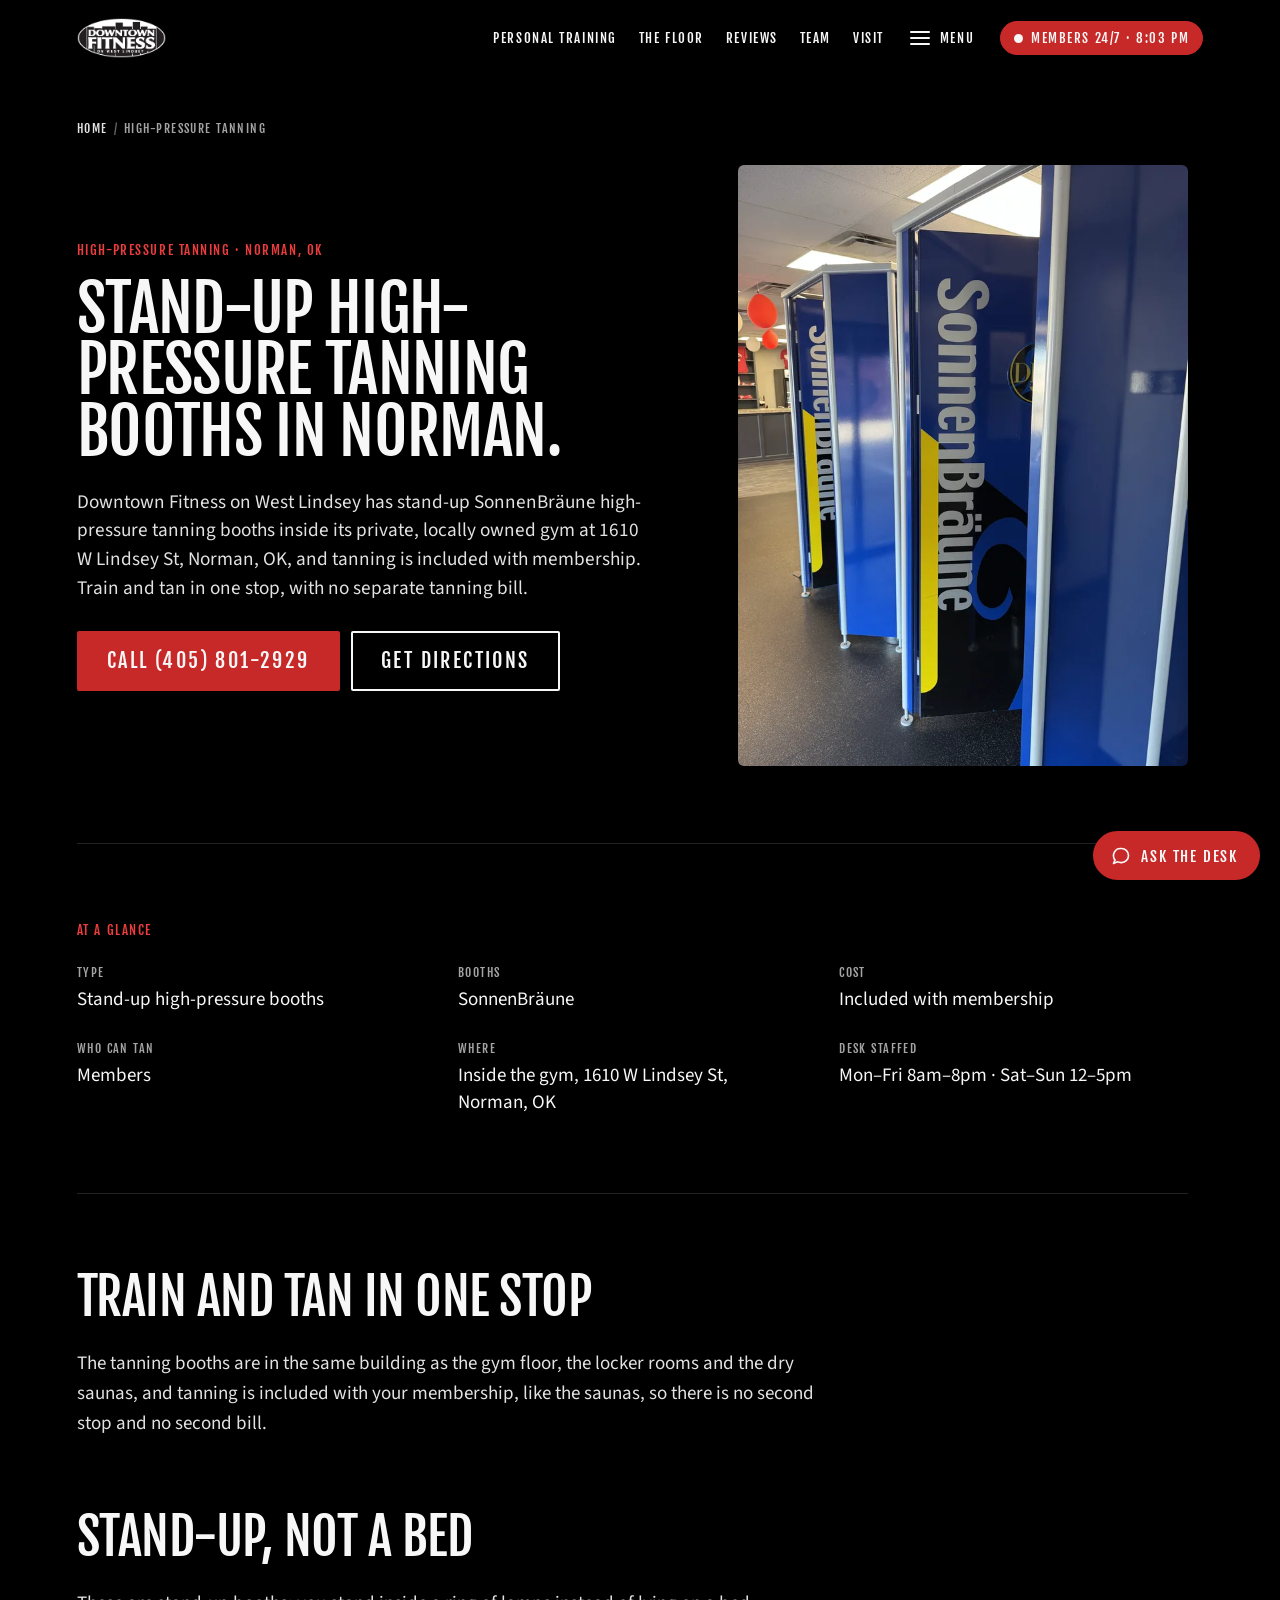
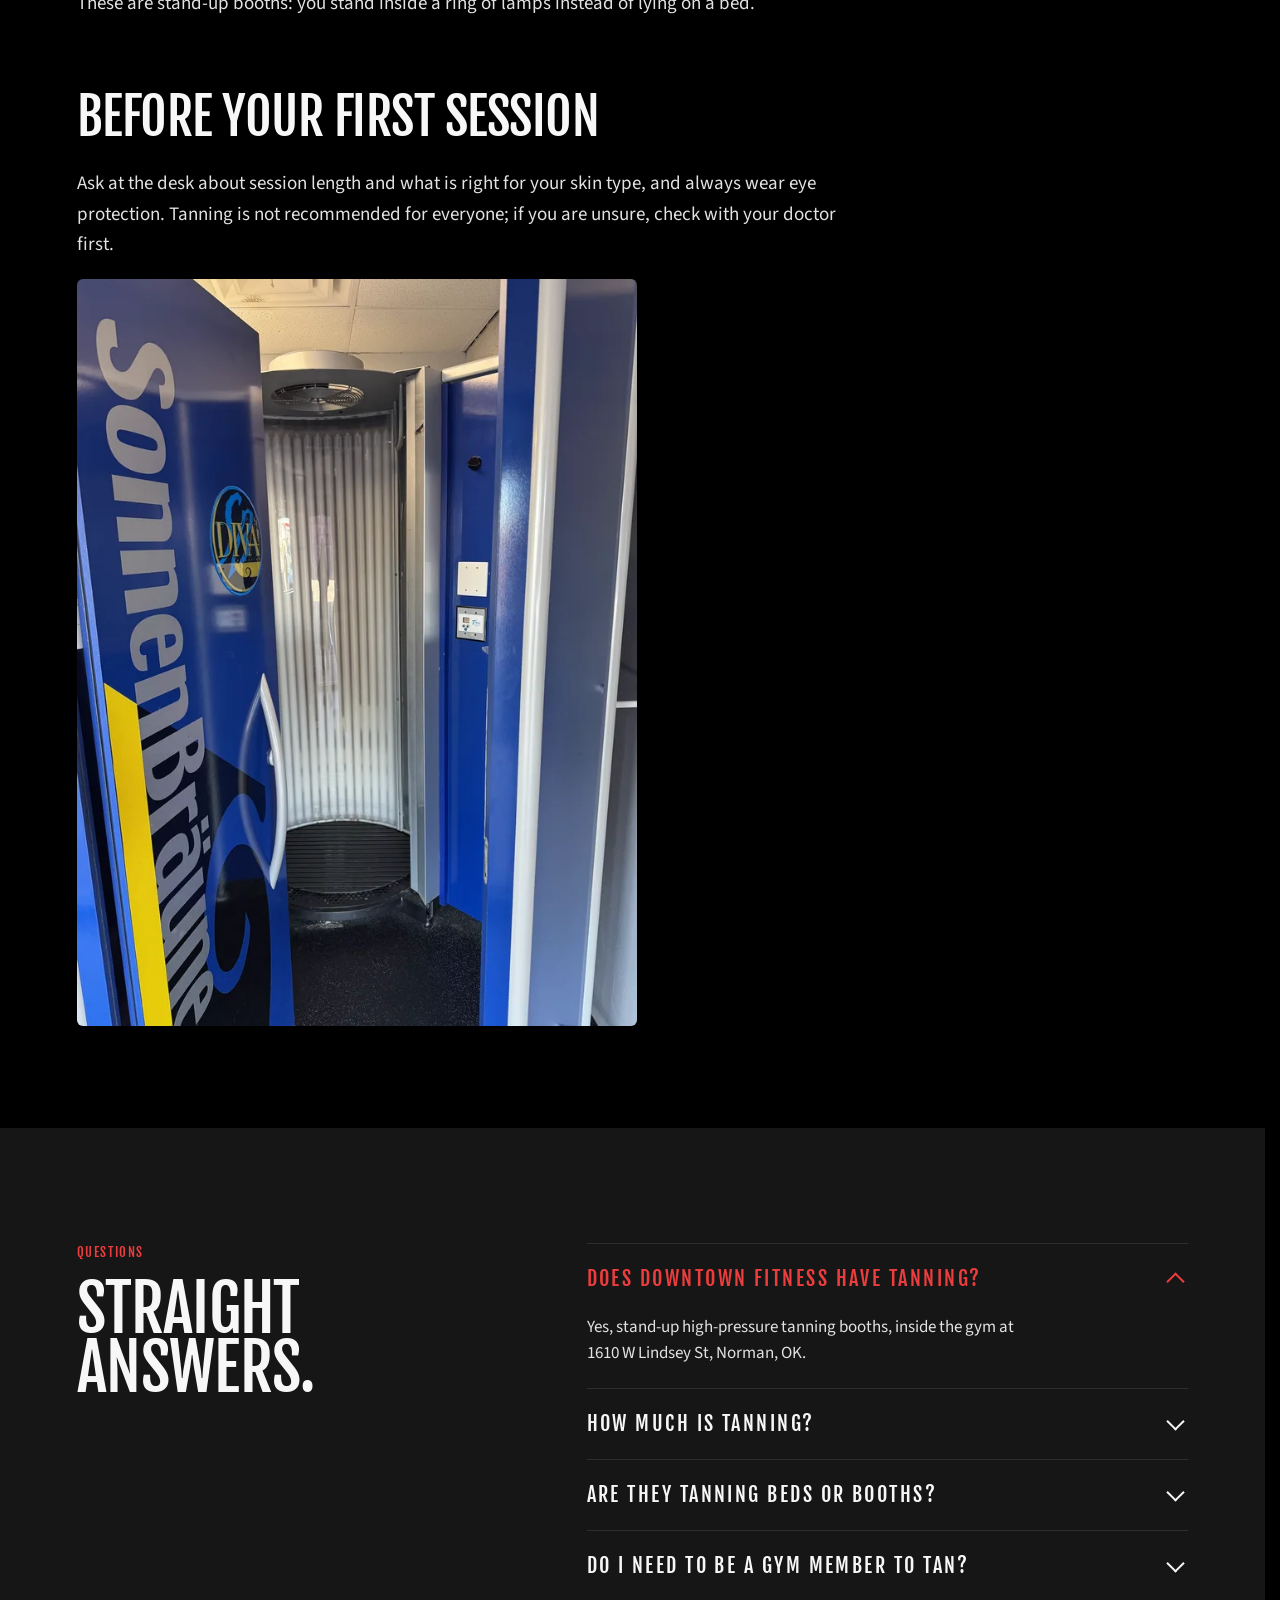
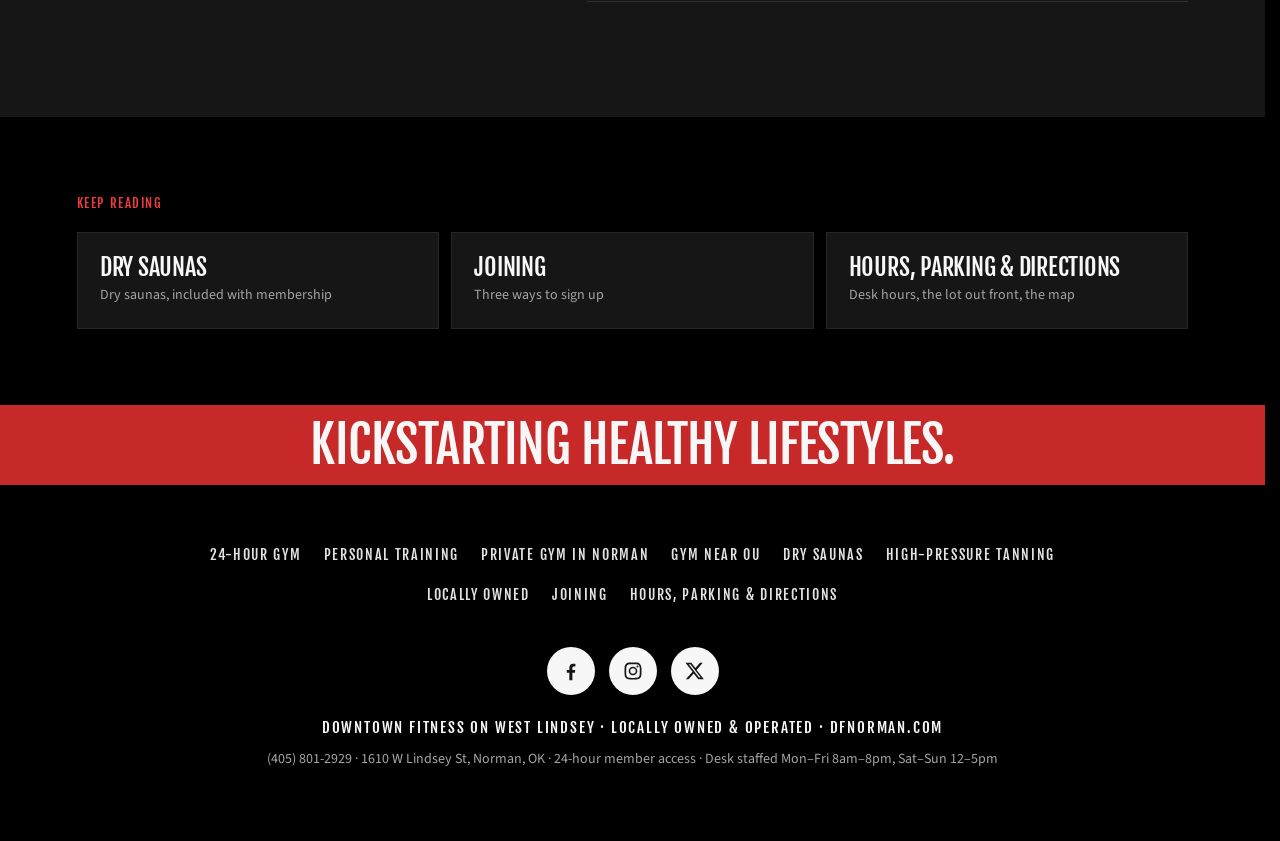
<file: tanning/index.html>
<!doctype html>
<html lang="en" class="no-js">
<head>
<meta charset="utf-8">
<meta name="viewport" content="width=device-width, initial-scale=1, viewport-fit=cover">
<title>High-Pressure Tanning, Norman, OK · Downtown Fitness</title>
<meta name="description" content="Stand-up high-pressure tanning booths, included with membership at Downtown Fitness on West Lindsey, 1610 W Lindsey St, Norman, OK. Train and tan in one stop.">
<meta name="theme-color" content="#000000">
<meta name="robots" content="index, follow, max-image-preview:large">
<link rel="canonical" href="https://stationonemain-source.github.io/downtown-fitness/tanning/">
<link rel="icon" href="data:image/svg+xml,%3Csvg xmlns='http://www.w3.org/2000/svg' viewBox='0 0 64 64'%3E%3Crect width='64' height='64' rx='8' fill='%23000'/%3E%3Cellipse cx='32' cy='32' rx='27' ry='16' fill='none' stroke='%23F7F7F7' stroke-width='3'/%3E%3Ctext x='32' y='30' font-family='Impact,Haettenschweiler,Arial Narrow,sans-serif' font-size='15' fill='%23F7F7F7' text-anchor='middle'%3EDT%3C/text%3E%3Ctext x='32' y='43' font-family='Impact,Haettenschweiler,Arial Narrow,sans-serif' font-size='15' fill='%23C72828' text-anchor='middle'%3EFIT%3C/text%3E%3C/svg%3E">
<link rel="apple-touch-icon" href="../img/logo-mark.png?v=20260917a">
<meta property="og:title" content="High-Pressure Tanning, Norman, OK · Downtown Fitness">
<meta property="og:description" content="Stand-up high-pressure tanning booths, included with membership at Downtown Fitness on West Lindsey, 1610 W Lindsey St, Norman, OK. Train and tan in one stop.">
<meta property="og:image" content="https://stationonemain-source.github.io/downtown-fitness/img/tanning-1600.webp">
<meta property="og:url" content="https://stationonemain-source.github.io/downtown-fitness/tanning/">
<meta property="og:type" content="website">
<meta property="og:site_name" content="Downtown Fitness on West Lindsey">
<meta name="twitter:card" content="summary_large_image">
<script>document.documentElement.className = 'js' + (matchMedia('(prefers-reduced-motion: reduce)').matches ? ' static' : '');</script>
<link rel="preconnect" href="https://fonts.googleapis.com">
<link rel="preconnect" href="https://fonts.gstatic.com" crossorigin>
<link rel="stylesheet" href="https://fonts.googleapis.com/css2?family=Fjalla+One&family=Source+Sans+Pro:wght@400;600&display=swap">
<link rel="stylesheet" href="../css/site.css?v=20260917a">
<script type="application/ld+json">
{
  "@context": "https://schema.org",
  "@type": "WebPage",
  "@id": "https://stationonemain-source.github.io/downtown-fitness/tanning/",
  "url": "https://stationonemain-source.github.io/downtown-fitness/tanning/",
  "name": "High-Pressure Tanning, Norman, OK · Downtown Fitness",
  "description": "Stand-up high-pressure tanning booths, included with membership at Downtown Fitness on West Lindsey, 1610 W Lindsey St, Norman, OK. Train and tan in one stop.",
  "inLanguage": "en-US",
  "isPartOf": {
    "@type": "WebSite",
    "url": "https://stationonemain-source.github.io/downtown-fitness/",
    "name": "Downtown Fitness on West Lindsey"
  },
  "about": {
    "@id": "https://stationonemain-source.github.io/downtown-fitness/#gym"
  },
  "dateModified": "2026-09-16",
  "breadcrumb": {
    "@type": "BreadcrumbList",
    "itemListElement": [
      {
        "@type": "ListItem",
        "position": 1,
        "name": "Home",
        "item": "https://stationonemain-source.github.io/downtown-fitness/"
      },
      {
        "@type": "ListItem",
        "position": 2,
        "name": "High-pressure tanning",
        "item": "https://stationonemain-source.github.io/downtown-fitness/tanning/"
      }
    ]
  }
}
</script>
<script type="application/ld+json">
{
  "@context": "https://schema.org",
  "@type": "FAQPage",
  "@id": "https://stationonemain-source.github.io/downtown-fitness/tanning/#faq",
  "mainEntity": [
    {
      "@type": "Question",
      "name": "Does Downtown Fitness have tanning?",
      "acceptedAnswer": {
        "@type": "Answer",
        "text": "Yes, stand-up high-pressure tanning booths, inside the gym at 1610 W Lindsey St, Norman, OK."
      }
    },
    {
      "@type": "Question",
      "name": "How much is tanning?",
      "acceptedAnswer": {
        "@type": "Answer",
        "text": "Tanning is included with membership. There is no separate charge for members."
      }
    },
    {
      "@type": "Question",
      "name": "Are they tanning beds or booths?",
      "acceptedAnswer": {
        "@type": "Answer",
        "text": "Stand-up booths. You stand inside the booth rather than lying on a bed."
      }
    },
    {
      "@type": "Question",
      "name": "Do I need to be a gym member to tan?",
      "acceptedAnswer": {
        "@type": "Answer",
        "text": "Yes. Tanning is for members, and it is included with membership."
      }
    }
  ]
}
</script>
<script type="application/ld+json">
{
  "@context": "https://schema.org",
  "@type": "Service",
  "name": "High-pressure tanning",
  "description": "Stand-up SonnenBräune high-pressure tanning booths inside the gym, included with membership.",
  "serviceType": "High-pressure tanning",
  "provider": {
    "@id": "https://stationonemain-source.github.io/downtown-fitness/#gym",
    "@type": "ExerciseGym",
    "name": "Downtown Fitness on West Lindsey",
    "telephone": "+1-405-801-2929",
    "address": {
      "@type": "PostalAddress",
      "streetAddress": "1610 W Lindsey St",
      "addressLocality": "Norman",
      "addressRegion": "OK",
      "postalCode": "73069",
      "addressCountry": "US"
    }
  },
  "areaServed": {
    "@type": "City",
    "name": "Norman, Oklahoma"
  }
}
</script>
</head>
<body class="subpage">
<a class="skip" href="#main">Skip to content</a>

<header class="chrome past" data-zone="in" id="chrome">
  <a class="wordmark" href="../#top" aria-label="Downtown Fitness on West Lindsey — top of page">
    <img src="../img/logo-mark.png?v=20260917a" width="225" height="101" alt="" decoding="async" fetchpriority="high">
  </a>
  <nav class="nav" aria-label="Site">
    <a href="../#training">Personal training</a>
    <a href="../#floor">The floor</a>
    <a href="../#reviews">Reviews</a>
    <a href="../#team">Team</a>
    <a href="../#visit">Visit</a>
    <button class="nav-toggle" id="navToggle" type="button" aria-expanded="false" aria-controls="sidenav">
      <span class="nav-bars" aria-hidden="true"><i></i><i></i><i></i></span>
      <span class="nav-toggle-t">Menu</span>
    </button>
    <a class="pill cta" href="../#visit">
      <span class="pill-dot" aria-hidden="true"></span>
      <span class="status-word">Desk hours</span><span class="pill-sep" aria-hidden="true"> · </span><span class="clock" aria-live="off">&nbsp;</span>
    </a>
  </nav>
</header>

<div class="nav-scrim" id="navScrim" hidden></div>
<nav class="sidenav" id="sidenav" aria-label="Sections and contact">
  <div class="sidenav-in">
    <div class="sidenav-top">
      <span class="sidenav-eyebrow">Downtown Fitness on West Lindsey</span>
      <button class="sidenav-close" type="button" aria-label="Close the menu">
        <svg viewBox="0 0 24 24" aria-hidden="true"><path fill="none" stroke="currentColor" stroke-width="2.2" stroke-linecap="round" d="M5 5l14 14M19 5L5 19"/></svg>
      </button>
    </div>

    <ul class="sidenav-list">
        <li><a href="../#training"><span class="sn-i">01</span><span>Personal training</span></a></li>
        <li><a href="../#floor"><span class="sn-i">02</span><span>The floor</span></a></li>
        <li><a href="../#reviews"><span class="sn-i">03</span><span>Reviews</span></a></li>
        <li><a href="../#team"><span class="sn-i">04</span><span>Our team</span></a></li>
        <li><a href="../#owner"><span class="sn-i">05</span><span>The owner</span></a></li>
        <li><a href="../#faq"><span class="sn-i">06</span><span>Questions</span></a></li>
        <li><a href="../#visit"><span class="sn-i">07</span><span>Visit</span></a></li>
    </ul>

    <ul class="sidenav-more" aria-label="More pages">
        <li><a href="../24-hour-gym-norman/">24-hour gym</a></li>
        <li><a href="../personal-training/">Personal training</a></li>
        <li><a href="../private-gym-norman/">Private gym in Norman</a></li>
        <li><a href="../gym-near-ou/">Gym near OU</a></li>
        <li><a href="../sauna/">Dry saunas</a></li>
        <li><a href="../tanning/">High-pressure tanning</a></li>
        <li><a href="../locally-owned/">Locally owned</a></li>
        <li><a href="../join/">Joining</a></li>
        <li><a href="../hours-directions/">Hours, parking & directions</a></li>
    </ul>

    <div class="sidenav-foot">
      <a class="sidenav-call" href="tel:4058012929" data-track="call_sidenav">
        <span class="sn-lbl">Call the desk</span>
        <span class="sn-num">(405) 801-2929</span>
      </a>
      <a class="sidenav-line" href="https://www.google.com/maps/dir/?api=1&amp;destination=1610+W+Lindsey+St,+Norman,+OK" rel="noopener" target="_blank">
        <span class="sn-lbl">Directions</span>
        <span>1610 W Lindsey St, Norman, OK</span>
      </a>
      <p class="sidenav-hours"><span class="sn-lbl">Members</span>24-hour access, every day</p>
      <p class="sidenav-hours"><span class="sn-lbl">Desk staffed</span>Mon&ndash;Fri 8am&ndash;8pm<br>Sat&ndash;Sun 12&ndash;5pm<br><span class="js-only desk-now"></span></p>
      <ul class="sidenav-social">
        <li><a href="https://www.facebook.com/downtownfitnessonwestlindsey" rel="noopener" target="_blank" aria-label="Downtown Fitness on Facebook"><svg viewBox="0 0 24 24" aria-hidden="true"><path fill="currentColor" d="M13.5 22v-8h2.7l.4-3.2h-3.1V8.8c0-.9.3-1.6 1.6-1.6h1.7V4.3c-.3 0-1.3-.1-2.5-.1-2.5 0-4.1 1.5-4.1 4.2v2.4H7.4V14h2.8v8h3.3z"/></svg></a></li>
        <li><a href="https://www.instagram.com/downtownfitnessnorman/" rel="noopener" target="_blank" aria-label="Downtown Fitness on Instagram"><svg viewBox="0 0 24 24" aria-hidden="true"><path fill="currentColor" d="M12 7.3a4.7 4.7 0 1 0 0 9.4 4.7 4.7 0 0 0 0-9.4zm0 7.7a3 3 0 1 1 0-6 3 3 0 0 1 0 6zm6-7.9a1.1 1.1 0 1 1-2.2 0 1.1 1.1 0 0 1 2.2 0zM21 8.2c-.1-1.5-.4-2.8-1.5-3.9S17.3 2.9 15.8 2.8c-1.5-.1-6.1-.1-7.6 0-1.5.1-2.8.4-3.9 1.5S2.9 6.7 2.8 8.2c-.1 1.5-.1 6.1 0 7.6.1 1.5.4 2.8 1.5 3.9s2.4 1.4 3.9 1.5c1.5.1 6.1.1 7.6 0 1.5-.1 2.8-.4 3.9-1.5s1.4-2.4 1.5-3.9c.1-1.5.1-6.1 0-7.6zm-2 9.2a3 3 0 0 1-1.7 1.7c-1.2.5-4 .4-5.3.4s-4.1.1-5.3-.4a3 3 0 0 1-1.7-1.7c-.5-1.2-.4-4-.4-5.3s-.1-4.1.4-5.3A3 3 0 0 1 6.7 5c1.2-.5 4-.4 5.3-.4s4.1-.1 5.3.4A3 3 0 0 1 19 6.7c.5 1.2.4 4 .4 5.3s.1 4.1-.4 5.3z"/></svg></a></li>
        <li><a href="https://www.twitter.com/dfnorman" rel="noopener" target="_blank" aria-label="Downtown Fitness on X, formerly Twitter"><svg viewBox="0 0 24 24" aria-hidden="true"><path fill="currentColor" d="M17.5 3h3l-6.8 7.8L21.7 21h-6.2l-4.9-6.4L5 21H2l7.3-8.3L1.6 3h6.4l4.4 5.8L17.5 3zm-1.1 16.2h1.7L7 4.7H5.2l11.2 14.5z"/></svg></a></li>
      </ul>
    </div>
  </div>
</nav>

<main id="main" class="pg">
  <nav class="pg-crumbs" aria-label="Breadcrumb"><ol><li><a href="../">Home</a></li><li aria-current="page">High-pressure tanning</li></ol></nav>

  <header class="pg-hero has-photo">
    <div class="pg-hero-copy">
      <p class="kicker">High-pressure tanning · Norman, OK</p>
      <h1>Stand-up high-pressure tanning booths in Norman.</h1>
      <p class="pg-lede">Downtown Fitness on West Lindsey has stand-up SonnenBräune high-pressure tanning booths inside its private, locally owned gym at 1610 W Lindsey St, Norman, OK, and tanning is included with membership. Train and tan in one stop, with no separate tanning bill.</p>
      <p class="pg-cta"><a class="btn btn-red btn-xl" href="tel:4058012929" data-track="call_tanning">Call (405) 801-2929</a><a class="btn btn-outline-cream btn-xl" href="https://www.google.com/maps/dir/?api=1&amp;destination=1610+W+Lindsey+St,+Norman,+OK" rel="noopener" target="_blank">Get directions</a></p>
    </div>
  <figure class="pg-photo"><img src="../img/tanning-900.webp?v=20260917a" srcset="../img/tanning-900.webp?v=20260917a 900w, ../img/tanning-1600.webp?v=20260917a 1600w" sizes="(max-width: 900px) 100vw, 44vw" width="675" height="900" alt="A row of stand-up SonnenBräune high-pressure tanning booths" decoding="async" fetchpriority="high"></figure>
  </header>

  <section class="pg-facts" aria-labelledby="facts-h">
    <h2 id="facts-h" class="kicker">At a glance</h2>
    <dl class="facts">
      <div><dt>Type</dt><dd>Stand-up high-pressure booths</dd></div>
      <div><dt>Booths</dt><dd>SonnenBräune</dd></div>
      <div><dt>Cost</dt><dd>Included with membership</dd></div>
      <div><dt>Who can tan</dt><dd>Members</dd></div>
      <div><dt>Where</dt><dd>Inside the gym, 1610 W Lindsey St, Norman, OK</dd></div>
      <div><dt>Desk staffed</dt><dd>Mon–Fri 8am–8pm · Sat–Sun 12–5pm</dd></div>
    </dl>
  </section>

  <section class="pg-body">
    <h2>Train and tan in one stop</h2>
    <p>The tanning booths are in the same building as the gym floor, the locker rooms and the dry saunas, and tanning is included with your membership, like the saunas, so there is no second stop and no second bill.</p>
    <h2>Stand-up, not a bed</h2>
    <p>These are stand-up booths: you stand inside a ring of lamps instead of lying on a bed.</p>
    <h2>Before your first session</h2>
    <p>Ask at the desk about session length and what is right for your skin type, and always wear eye protection. Tanning is not recommended for everyone; if you are unsure, check with your doctor first.</p>
    <figure class="pg-photo pg-photo-inline"><img src="../img/tanningin-900.webp?v=20260917a" srcset="../img/tanningin-900.webp?v=20260917a 900w, ../img/tanningin-1600.webp?v=20260917a 1600w" sizes="(max-width: 900px) 100vw, 560px" width="675" height="900" alt="Inside a stand-up tanning booth, the door open on the ring of lamps" decoding="async" loading="lazy"></figure>
  </section>

  <section class="faq pg-faq" aria-labelledby="faq-h">
    <div class="faq-head">
      <p class="kicker">Questions</p>
      <h2 id="faq-h">Straight answers.</h2>
    </div>
    <div class="faq-list">
      <details class="faq-item" open>
        <summary>Does Downtown Fitness have tanning?</summary>
        <p>Yes, stand-up high-pressure tanning booths, inside the gym at 1610 W Lindsey St, Norman, OK.</p>
      </details>
      <details class="faq-item">
        <summary>How much is tanning?</summary>
        <p>Tanning is included with membership. There is no separate charge for members.</p>
      </details>
      <details class="faq-item">
        <summary>Are they tanning beds or booths?</summary>
        <p>Stand-up booths. You stand inside the booth rather than lying on a bed.</p>
      </details>
      <details class="faq-item">
        <summary>Do I need to be a gym member to tan?</summary>
        <p>Yes. Tanning is for members, and it is included with membership.</p>
      </details>
    </div>
  </section>

  <nav class="pg-rel" aria-labelledby="rel-h">
    <h2 id="rel-h" class="kicker">Keep reading</h2>
    <ul>
      <li><a href="../sauna/"><span>Dry saunas</span><span class="pg-rel-d">Dry saunas, included with membership</span></a></li>
      <li><a href="../join/"><span>Joining</span><span class="pg-rel-d">Three ways to sign up</span></a></li>
      <li><a href="../hours-directions/"><span>Hours, parking &amp; directions</span><span class="pg-rel-d">Desk hours, the lot out front, the map</span></a></li>
    </ul>
  </nav>
</main>

<footer class="foot">
  <div class="marq-wrap" aria-hidden="true">
    <div class="marq"><span>Kickstarting healthy lifestyles.</span></div>
  </div>
  <div class="foot-inner">
    <nav class="foot-pages" aria-label="More about the gym">
    <ul>
      <li><a href="../24-hour-gym-norman/">24-hour gym</a></li>
      <li><a href="../personal-training/">Personal training</a></li>
      <li><a href="../private-gym-norman/">Private gym in Norman</a></li>
      <li><a href="../gym-near-ou/">Gym near OU</a></li>
      <li><a href="../sauna/">Dry saunas</a></li>
      <li><a href="../tanning/">High-pressure tanning</a></li>
      <li><a href="../locally-owned/">Locally owned</a></li>
      <li><a href="../join/">Joining</a></li>
      <li><a href="../hours-directions/">Hours, parking & directions</a></li>
    </ul>
    </nav>
    <ul class="social" aria-label="Downtown Fitness on social media">
      <li><a href="https://www.facebook.com/downtownfitnessonwestlindsey" rel="noopener" target="_blank" aria-label="Downtown Fitness on Facebook">
        <svg viewBox="0 0 24 24" aria-hidden="true"><path fill="currentColor" d="M13.5 22v-8h2.7l.4-3.2h-3.1V8.8c0-.9.3-1.6 1.6-1.6h1.7V4.3c-.3 0-1.3-.1-2.5-.1-2.5 0-4.1 1.5-4.1 4.2v2.4H7.4V14h2.8v8h3.3z"/></svg></a></li>
      <li><a href="https://www.instagram.com/downtownfitnessnorman/" rel="noopener" target="_blank" aria-label="Downtown Fitness on Instagram">
        <svg viewBox="0 0 24 24" aria-hidden="true"><path fill="currentColor" d="M12 7.3a4.7 4.7 0 1 0 0 9.4 4.7 4.7 0 0 0 0-9.4zm0 7.7a3 3 0 1 1 0-6 3 3 0 0 1 0 6zm6-7.9a1.1 1.1 0 1 1-2.2 0 1.1 1.1 0 0 1 2.2 0zM21 8.2c-.1-1.5-.4-2.8-1.5-3.9S17.3 2.9 15.8 2.8c-1.5-.1-6.1-.1-7.6 0-1.5.1-2.8.4-3.9 1.5S2.9 6.7 2.8 8.2c-.1 1.5-.1 6.1 0 7.6.1 1.5.4 2.8 1.5 3.9s2.4 1.4 3.9 1.5c1.5.1 6.1.1 7.6 0 1.5-.1 2.8-.4 3.9-1.5s1.4-2.4 1.5-3.9c.1-1.5.1-6.1 0-7.6zm-2 9.2a3 3 0 0 1-1.7 1.7c-1.2.5-4 .4-5.3.4s-4.1.1-5.3-.4a3 3 0 0 1-1.7-1.7c-.5-1.2-.4-4-.4-5.3s-.1-4.1.4-5.3A3 3 0 0 1 6.7 5c1.2-.5 4-.4 5.3-.4s4.1-.1 5.3.4A3 3 0 0 1 19 6.7c.5 1.2.4 4 .4 5.3s.1 4.1-.4 5.3z"/></svg></a></li>
      <li><a href="https://www.twitter.com/dfnorman" rel="noopener" target="_blank" aria-label="Downtown Fitness on X, formerly Twitter">
        <svg viewBox="0 0 24 24" aria-hidden="true"><path fill="currentColor" d="M17.5 3h3l-6.8 7.8L21.7 21h-6.2l-4.9-6.4L5 21H2l7.3-8.3L1.6 3h6.4l4.4 5.8L17.5 3zm-1.1 16.2h1.7L7 4.7H5.2l11.2 14.5z"/></svg></a></li>
    </ul>
    <p class="foot-line">Downtown Fitness on West Lindsey <span aria-hidden="true">·</span> Locally owned &amp; operated <span aria-hidden="true">·</span> <a href="https://dfnorman.com" rel="noopener">dfnorman.com</a></p>
    <p class="foot-sub"><a href="tel:4058012929" data-track="call_footer">(405) 801-2929</a> <span aria-hidden="true">·</span> 1610 W Lindsey St, Norman, OK <span aria-hidden="true">·</span> 24-hour member access <span aria-hidden="true">·</span> Desk staffed Mon&ndash;Fri 8am&ndash;8pm, Sat&ndash;Sun 12&ndash;5pm</p>
  </div>
</footer>

<aside class="desk" id="desk" aria-label="Ask the desk">
  <button class="desk-btn" type="button" aria-expanded="false" aria-controls="desk-panel" aria-label="Ask the desk">
    <span class="desk-ico" aria-hidden="true">
      <svg viewBox="0 0 24 24" fill="none" stroke="currentColor" stroke-width="2" stroke-linecap="round" stroke-linejoin="round"><path d="M21 11.5a8.4 8.4 0 0 1-9 8.4 9.9 9.9 0 0 1-4.2-.9L3 21l1.9-4.3A8.4 8.4 0 0 1 12 3a8.4 8.4 0 0 1 9 8.5z"/></svg>
    </span>
    <span class="desk-btn-txt">Ask the desk</span>
  </button>

  <div class="desk-panel" id="desk-panel" role="dialog" aria-label="Ask the desk at Downtown Fitness" hidden>
    <div class="desk-head">
      <img src="../img/logo-mark.png?v=20260917a" width="225" height="101" alt="Downtown Fitness" class="desk-logo">
      <button class="desk-close" type="button" aria-label="Close">&times;</button>
    </div>
    <p class="desk-sub">An assistant, not a person. To talk to a person, call
      <a href="tel:4058012929">(405) 801-2929</a>.</p>

    <div class="desk-log" role="log" aria-live="polite" aria-label="Conversation"></div>

    <div class="desk-chips">
      <button class="desk-chip" type="button">Are you open 24 hours?</button>
      <button class="desk-chip" type="button">What's on the floor?</button>
      <button class="desk-chip" type="button">Tell me about personal training</button>
    </div>

    <form class="desk-form">
      <label class="sr-only" for="desk-input">Your message</label>
      <input class="desk-input" id="desk-input" type="text" autocomplete="off"
             placeholder="Ask about hours, the floor, training&hellip;">
      <button class="desk-send" type="submit" aria-label="Send">
        <svg viewBox="0 0 24 24" fill="none" stroke="currentColor" stroke-width="2" stroke-linecap="round" stroke-linejoin="round" aria-hidden="true"><path d="M5 12h14M13 6l6 6-6 6"/></svg>
      </button>
    </form>
  </div>
</aside>

<script defer src="../js/page.js?v=20260917a"></script>
<script defer src="../js/nav.js?v=20260917a"></script>
<script defer src="../js/chat.js?v=20260917a"></script>
</body>
</html>
</file>
<file: css/site.css>
/* ============================================================
   Downtown Fitness — "COME ON IN"
   Fjalla One does all display, always caps. Source Sans Pro for
   every sub-line and body. Red enters at the door, not before.
   ============================================================ */

:root {
  --black: #000000;
  --ink: #161616;
  --red: #C72828;
  --red-hot: #EB3D3D;
  --g1: #A4A4A4;
  --g2: #E2E2E2;
  --cream: #F7F7F7;
  --display: 'Fjalla One', 'Arial Narrow', 'Helvetica Neue Condensed', Impact, 'Helvetica Neue', Arial, sans-serif;
  --body: 'Source Sans Pro', 'Source Sans 3', 'Segoe UI', Roboto, 'Helvetica Neue', Arial, sans-serif;
  --gutter: clamp(24px, 6vw, 96px);
  /* Display ramp, x1.32. Every headline picks a step; no bespoke clamps.
     Red rule: --red is a GROUND and dim stroke (planes, fills, watermark stroke).
     --red-hot is INK ON DARK and the lit state — small type on #0A0A0A needs 4.5:1,
     and #C72828 gives 3.55:1 while #EB3D3D gives 5.06:1. */
  --d1: clamp(26px, 3vw, 40px);
  --d2: clamp(32px, 4vw, 56px);
  --d3: clamp(34px, 5vw, 76px);
  --d4: clamp(38px, 6.4vw, 100px);
  --d5: clamp(40px, 8vw, 132px);
  --d6: clamp(44px, 9.4vw, 168px);
  --track-small: 0.12em;
  --track-large: -0.01em;
}

* { box-sizing: border-box; }
html { scroll-behavior: auto; -webkit-text-size-adjust: 100%; }
body {
  margin: 0;
  background: var(--black);
  color: var(--cream);
  font-family: var(--body);
  font-size: 18px;
  line-height: 1.45;
  overflow-x: hidden;
}
img { max-width: 100%; height: auto; display: block; }
a { color: inherit; }
h1, h2, h3 { margin: 0; font-weight: 400; }

.sr-only { position: absolute; width: 1px; height: 1px; overflow: hidden; clip: rect(0 0 0 0); white-space: nowrap; }
.skip { position: absolute; left: var(--gutter); top: -60px; z-index: 50; padding: 10px 14px; background: var(--red); color: var(--cream); font-family: var(--display); text-transform: uppercase; letter-spacing: var(--track-small); text-decoration: none; }
.skip:focus { top: 12px; outline: 3px solid var(--cream); }

/* Focus states: visible everywhere, never removed */
:focus-visible { outline: 3px solid var(--red-hot); outline-offset: 3px; }

/* JS / no-JS gates */
.no-js .js-only { display: none !important; }
.js .no-js-only { display: none !important; }
/* WE'RE OPEN flag (film.js CONFIG.WE_ARE_OPEN). html.closed shows the closed line instead. */
.closed-line { display: none; }
.closed .closed-line { display: inline; }
.closed .open-line { display: none; }

/* ------------------------------------------------------------
   Display type
   ------------------------------------------------------------ */
.beat h2, .lid-band h2, .room h3, .specials h2, .reviews h2, .visit h2, .sheet h2 {
  font-family: var(--display);
  font-weight: 400;
  text-transform: uppercase;
  letter-spacing: var(--track-large);
  line-height: 0.92;
}

/* Buttons */
.btn {
  display: inline-block;
  font-family: var(--display);
  font-size: 18px;
  text-transform: uppercase;
  letter-spacing: var(--track-small);
  line-height: 1;
  padding: 18px 28px;
  text-decoration: none;
  border: 2px solid transparent;
  border-radius: 2px;
  cursor: pointer;
  transition: transform .15s ease, background-color .2s ease, color .2s ease;
}
.btn:active { transform: translateY(1px); }
.btn-red { background: var(--red); color: var(--cream); border-color: var(--red); }
.btn-red:hover { background: #A61F1F; border-color: #A61F1F; }
.btn-ink { background: var(--ink); color: var(--cream); border-color: var(--ink); }
.btn-ink:hover { background: var(--black); }
.btn-outline-cream { background: transparent; color: var(--cream); border-color: var(--cream); }
.btn-outline-cream:hover { background: var(--cream); color: var(--red); }
.btn-xl { font-size: 26px; padding: 24px 40px; }

/* ------------------------------------------------------------
   CHROME — fixed header
   ------------------------------------------------------------ */
.chrome {
  position: fixed; top: 0; left: 0; right: 0; z-index: 20;
  display: flex; align-items: center; justify-content: space-between; gap: 24px;
  padding: 16px var(--gutter);
  color: var(--cream);                       /* inside: white; also the default when the sampled top strip is dark */
  transition: color .2s ease, background-color .3s ease, opacity .2s ease;
}
.chrome[data-zone="lot"] { opacity: 0; visibility: hidden; }   /* the sign on the building is the logo */
.chrome[data-zone="out"].on-light { color: var(--ink); }        /* pale sky: near-black chrome, no red */
.chrome.past { background: var(--black); color: var(--cream); }  /* below the hero: a black bar under white chrome */
.no-js .chrome { opacity: 1; visibility: visible; background: var(--black); color: var(--cream); }

/* No plate: the mark carries its own white ring, so it reads on black, on ink and
   on a bright video frame alike. A plate reads as a sticker stuck on the page. */
.wordmark { display: inline-flex; align-items: center; text-decoration: none; white-space: nowrap; }
.wordmark:hover { opacity: .85; }

/* The header floats over footage that runs bright (sky) to dark (interior). A permanent
   top scrim gives the mark, the nav and the pill one consistent ground, so none of them
   depends on the luminance sampler having run yet. It lifts once the bar goes solid. */
.chrome::before { content: ''; position: absolute; inset: 0 0 auto 0; height: 210%; z-index: -1;
  background: linear-gradient(to bottom, rgba(0,0,0,.60) 0%, rgba(0,0,0,.26) 58%, rgba(0,0,0,0) 100%);
  pointer-events: none; transition: opacity .3s ease; }
.chrome.past::before { opacity: 0; }

.nav { display: flex; align-items: center; gap: 22px; }
.nav a { font-family: var(--display); font-size: 13px; text-transform: uppercase; letter-spacing: var(--track-small); text-decoration: none; }
.nav a:not(.pill):hover { text-decoration: underline; text-underline-offset: 4px; }

.pill {
  display: inline-flex; align-items: center;
  border: 1.5px solid currentColor; border-radius: 999px;
  padding: 7px 13px 6px;
  background: transparent; color: inherit;
  white-space: nowrap;
  transition: background-color .2s ease, border-color .2s ease, color .2s ease;
}
.pill .clock { font-variant-numeric: tabular-nums; min-width: 5.2ch; }
.pill-sep { margin: 0 .38em; }                  /* flex items trim edge whitespace — space the dot explicitly */
/* Red enters the interface at the door, not before. */
.chrome[data-zone="in"] .pill, .chrome.past .pill, .no-js .pill { background: var(--red); border-color: var(--red); color: var(--cream); }
.closed .pill { background: var(--ink); border-color: var(--ink); color: var(--cream); }

/* ------------------------------------------------------------
   THE HERO — a real video, plays once, holds the last frame
   ------------------------------------------------------------ */
.hero {
  position: relative;
  height: 100vh; height: 100svh;
  overflow: hidden;
  background: var(--ink);                    /* the box behind the poster; the poster if the file is missing */
  contain: strict;
}
.hero-video {
  position: absolute; inset: 0; width: 100%; height: 100%;
  object-fit: cover; object-position: center;   /* 16:9 cover-fit, centre-cropped on portrait */
  background: var(--ink);
}

.band { position: absolute; left: 0; right: 0; opacity: 0; pointer-events: none; will-change: opacity; }
.band-light { bottom: 0; height: 58vh; background: linear-gradient(to top, rgba(247,247,247,.86) 0%, rgba(247,247,247,.62) 38%, rgba(247,247,247,0) 100%); }
.band-dark  { bottom: 0; height: 64vh; background: linear-gradient(to top, rgba(0,0,0,.82) 0%, rgba(0,0,0,.55) 42%, rgba(0,0,0,0) 100%); }
.band-top   { top: 0; height: 24vh; background: linear-gradient(to bottom, rgba(0,0,0,.88) 0%, rgba(0,0,0,.45) 50%, rgba(0,0,0,0) 100%); }

/* Play affordance — only when autoplay is refused */
.play {
  position: absolute; left: 50%; top: 50%; transform: translate(-50%, -50%);
  display: inline-flex; align-items: center; gap: 14px;
  padding: 16px 24px 15px;
  background: var(--cream); color: var(--ink); border: 0; border-radius: 999px;
  font-family: var(--display); font-size: 15px; text-transform: uppercase; letter-spacing: var(--track-small);
  cursor: pointer; z-index: 3;
}
.play[hidden] { display: none; }               /* author display beats the UA [hidden] rule — restate it */
.play-icon { font-size: 13px; color: var(--red); }
.play:hover { background: #fff; }

/* Beats — copy over the video */
.beat {
  position: absolute; left: var(--gutter); right: var(--gutter); bottom: 9vh;
  opacity: 0; pointer-events: none;
  will-change: opacity, transform;
  z-index: 2;
}
.beat h2 { max-width: 12ch; margin: 0 0 .3em; }
.beat p { font-family: var(--body); font-size: 19px; line-height: 1.35; max-width: 32ch; margin: 0; }
.beat-out { color: var(--ink); }
.beat-out h2 { font-size: clamp(44px, 9vw, 150px); }
.beat-in { color: var(--cream); }
.beat-in h2 { font-size: clamp(40px, 8vw, 132px); }
/* Inside, every headline carries the 4px red rule above it — the first red on the page. */
.beat-in h2::before { content: ''; display: block; width: 88px; height: 4px; background: var(--red); margin-bottom: .32em; }
.beat-first h2 { font-size: clamp(64px, 12vw, 210px); }   /* YOU'RE IN. — the largest type on the site */

.beat-lot {
  left: 0; right: 0; bottom: 6vh; text-align: center;
  font-family: var(--display); font-size: 14px; text-transform: uppercase; letter-spacing: var(--track-small);
  color: var(--ink); opacity: 1;                          /* visible before JS: the poster is the first frame */
}

.beat-finale { left: var(--gutter); right: var(--gutter); bottom: 8vh; text-align: center; }
.beat-finale h2 { max-width: none; margin: 0 auto .35em; font-size: clamp(40px, 8.8vw, 150px); }
.beat-finale .clock { display: inline-block; min-width: 6.9ch; text-align: center; }
.beat-finale h2::before { display: none; }
.beat-finale .hot { color: var(--red-hot); font-variant-numeric: tabular-nums; }
.beat-finale .btn { margin: 6px 0 14px; }
.beat-finale .addr { font-size: 14px; max-width: none; opacity: .92; }
.beat-finale .addr a { text-decoration: none; }
.beat-finale .addr a:hover { text-decoration: underline; }

/* Reduced motion / no JS / autoplay refused: the poster + the finale copy on its dark band */
.no-js .beat-lot { display: none; }
.no-js .beat-finale, .no-js .band-dark { opacity: 1 !important; pointer-events: auto; }
.no-js .chrome .pill { background: var(--red); }

/* ------------------------------------------------------------
   AFTER THE HERO
   ------------------------------------------------------------ */
.seam-anchor { position: relative; height: 0; }

.lid-band { background: var(--black); color: var(--cream); padding: 18vh var(--gutter); text-align: center; }
.lid-band h2 { font-size: clamp(34px, 7vw, 120px); }

/* Rooms */
.rooms { background: var(--black); }
.room { position: relative; min-height: 70vh; display: flex; align-items: flex-end; overflow: hidden; }
.room-img img { position: absolute; inset: 0; width: 100%; height: 100%; object-fit: cover; object-position: center; }
/* a full-height solid gradient so the copy block always sits on dark, whatever the still */
.room-img::after { content: ''; position: absolute; inset: 0; background: linear-gradient(to top, rgba(0,0,0,.88) 0%, rgba(0,0,0,.66) 38%, rgba(0,0,0,.22) 70%, rgba(0,0,0,0) 100%); }
.room-copy { position: relative; z-index: 1; padding: 8vh var(--gutter) 8vh; color: var(--cream); max-width: 100%; }
.room-tag { display: block; font-family: var(--display); font-size: 13px; text-transform: uppercase; letter-spacing: var(--track-small); color: var(--cream); margin-bottom: 14px; }
.room h3 { font-size: clamp(36px, 6vw, 104px); }
.room h3::before { content: ''; display: block; width: 88px; height: 4px; background: var(--red-hot); margin-bottom: .32em; }
.room p { font-size: 19px; max-width: 32ch; margin: .6em 0 0; color: var(--g2); }
.room-type { background: var(--ink); min-height: 56vh; }
.room-sauna { background: var(--black); }

.amenities {
  list-style: none; margin: 0; padding: 40px var(--gutter);
  display: flex; flex-wrap: wrap; gap: 10px 28px;
  font-family: var(--display); font-size: 14px; text-transform: uppercase; letter-spacing: var(--track-small); color: var(--g1);
  border-top: 1px solid rgba(255,255,255,.1);
}
.amenities li::before { content: '·'; margin-right: 12px; color: var(--red); }

/* GYM SPECIALS! — the banner's own idiom */
.specials { background: var(--red); color: var(--cream); padding: 12vh var(--gutter) 12vh; }
.specials h2 { font-size: clamp(56px, 12vw, 220px); }
.specials .lead { font-size: 22px; max-width: 34ch; margin: .8em 0 2.4em; }
.offers { display: grid; grid-template-columns: repeat(auto-fit, minmax(280px, 1fr)); gap: 20px; max-width: 1000px; }
.offer { background: rgba(0,0,0,.18); padding: 28px; border-radius: 2px; }
.offer h3 { font-family: var(--display); font-size: 30px; text-transform: uppercase; letter-spacing: var(--track-large); margin: 10px 0 8px; }
.offer p { margin: 0; color: rgba(247,247,247,.92); }
.offer-placeholder { border: 2px dashed rgba(247,247,247,.7); background: transparent; }
.offer-flag { display: inline-block; font-family: var(--display); font-size: 12px; text-transform: uppercase; letter-spacing: var(--track-small); background: var(--cream); color: var(--red); padding: 5px 9px 4px; }
.actions { display: flex; flex-wrap: wrap; gap: 14px; margin-top: 40px; }

/* 4.7★ */
.reviews { background: var(--ink); color: var(--cream); padding: clamp(72px,9vw,132px) var(--gutter); }
.rating { font-family: var(--display); line-height: 1; margin-bottom: 20px; }
.rating-num { font-size: clamp(90px, 16vw, 260px); letter-spacing: -.02em; }
.rating-star { font-size: clamp(40px, 7vw, 120px); color: var(--red-hot); vertical-align: top; margin-left: .06em; }
.reviews h2 { font-size: var(--d4); max-width: 14ch; }
.reviews p { margin-top: 28px; font-size: 19px; }
.text-link { color: var(--cream); text-decoration: underline; text-underline-offset: 5px; text-decoration-thickness: 2px; text-decoration-color: var(--red-hot); }
.text-link:hover { color: var(--red-hot); }

/* VISIT */
.visit { background: var(--cream); color: var(--ink); padding: 12vh var(--gutter); }
.visit-grid { display: grid; grid-template-columns: 1.1fr 1fr; gap: 6vw; align-items: stretch; }
.visit h2 { font-size: var(--d4); }
.visit-lead { font-size: 24px; margin: .6em 0 1.6em; }
.visit address { font-style: normal; font-size: 22px; line-height: 1.35; margin-bottom: 36px; }
.visit address a { display: block; text-decoration: none; }
.visit address a:hover { text-decoration: underline; text-underline-offset: 5px; }
.addr-link { margin-bottom: 14px; }
.tel-link { font-family: var(--display); font-size: 34px; text-transform: uppercase; letter-spacing: var(--track-large); }
.tagline { display: flex; align-items: center; gap: 22px; margin-top: 44px; font-size: 17px; color: #444; }
.badge { width: 150px; height: auto; }
.visit-map { min-height: 380px; background: var(--g2); }
.visit-map iframe { width: 100%; height: 100%; min-height: 380px; border: 0; display: block; }

/* Footer */
.foot { background: var(--black); color: var(--g1); padding: 8vh var(--gutter) 10vh; text-align: center; }
.badge-foot { width: 190px; margin: 0 auto 26px; filter: invert(1); }   /* white badge on black */
.foot-line { font-family: var(--display); font-size: 15px; text-transform: uppercase; letter-spacing: var(--track-small); color: var(--cream); margin: 0 0 10px; }
.foot-line a, .foot-sub a { text-decoration: none; }
.foot-line a:hover, .foot-sub a:hover { text-decoration: underline; text-underline-offset: 4px; }
.foot-sub { font-size: 14px; margin: 0; }

/* Mobile sticky bar (shown after the hero, mobile only) */
.mbar {
  position: fixed; left: 0; right: 0; bottom: 0; z-index: 25;
  display: none; align-items: center; justify-content: space-between; gap: 12px;
  padding: 10px 16px calc(10px + env(safe-area-inset-bottom));
  background: var(--black); color: var(--cream);
  transform: translateY(110%); transition: transform .3s ease;
}
.mbar.show { transform: translateY(0); }
.mbar-status { font-family: var(--display); font-size: 13px; text-transform: uppercase; letter-spacing: var(--track-small); white-space: nowrap; }
.mbar .btn { padding: 14px 20px; font-size: 16px; }

/* The two-button sheet */
.sheet { border: 0; padding: 0; margin: auto auto 0; width: 100%; max-width: 100%; background: transparent; color: var(--ink); }
.sheet::backdrop { background: rgba(0,0,0,.6); }
.sheet-inner { background: var(--cream); padding: 28px 22px calc(22px + env(safe-area-inset-bottom)); border-radius: 16px 16px 0 0; display: grid; gap: 12px; }
.sheet h2 { font-size: 40px; }
.sheet-sub { margin: -4px 0 8px; color: #444; font-size: 16px; }
.sheet .btn { text-align: center; font-size: 20px; padding: 20px; }
.sheet-close { background: none; border: 0; font-family: var(--display); font-size: 14px; text-transform: uppercase; letter-spacing: var(--track-small); color: #444; padding: 12px; cursor: pointer; }
@media (min-width: 769px) { .sheet { max-width: 420px; margin: auto; } .sheet-inner { border-radius: 8px; } }

/* Reveal entrances (GSAP, once) — only when html.motion is set by film.js */
.motion .reveal { opacity: 0; transform: translateY(24px); }

/* ------------------------------------------------------------
   Portrait / mobile — beats laid out separately for the centre-cropped frame
   ------------------------------------------------------------ */
@media (max-width: 768px) {
  body { font-size: 17px; }
  .chrome { padding: 14px 5vw; gap: 12px; }
  .nav { gap: 14px; }
  .nav a:not(.pill) { display: none; }          /* on a phone the pill is the nav */
  .pill { font-size: 12px; padding: 7px 11px 6px; }

  .beat { bottom: 11vh; }
  .beat p { font-size: 17px; max-width: 30ch; }
  .beat-out h2 { font-size: 14vw; max-width: none; }
  .beat-in h2 { font-size: 13vw; max-width: none; }
  .beat-first h2 { font-size: 18vw; }
  .beat-finale h2 { font-size: 12.5vw; }
  .beat-finale { bottom: 9vh; }
  .band-light { height: 62vh; }
  .band-dark { height: 68vh; }

  .room { min-height: 62vh; }
  .room h3 { font-size: 11vw; }
  .visit-grid { grid-template-columns: 1fr; gap: 40px; }
  .visit-map { min-height: 300px; }
  .btn-xl { font-size: 22px; padding: 20px 30px; }
  .mbar { display: flex; }
  .foot { padding-bottom: calc(10vh + 72px); }   /* room for the bar */
}

/* Reduced motion: no transitions to speak of; the hero is the poster + finale copy (film.js) */
@media (prefers-reduced-motion: reduce) {
  .btn, .pill, .chrome, .mbar { transition: none; }
}

/* ============================= THE OPENING (the still push, GPU-only) */
.pre{position:absolute;inset:0;overflow:hidden;background:#161616;opacity:.999} /* .999: the video below stays "visible" to the compositor, so its visible-playback re-init (~360ms) fires under the still, not after the cut */
.pre img{width:100%;height:100%;object-fit:cover;object-position:50% 42%;transform:scale(1);transform-origin:50% 42%;will-change:transform}
.hero-video{transform:translateZ(0)} /* promoted from first paint: no layer promotion stall at the handoff */
.hero.film .pre img{will-change:auto}
.hero.pre-run .pre img{transition:transform 6.8s cubic-bezier(.25,.1,.5,1);transform:scale(1.10)}
.hero.film .pre{opacity:0;transition:opacity .55s ease .05s;pointer-events:none} /* smooth hand-off into the film */
html.static .pre img{transform:none}

/* Below-fold sections raster only when approached: kills the one-time whole-page
   tile storm (~350ms GPU task) that otherwise lands ~1s after the hero cut. */
/* content-visibility removed: the GPU tile storm it guarded against was actually the
   video occlusion re-init (fixed via .pre opacity .999), and auto-sizing was reserving
   wrong heights = scroll jump. Sections raster normally now. */


/* ============================================================
   PHIVE VOLUME, LINDSEY STREET VOICE — 2026-09-06 rebuild
   One claim, one button, the name at fascia size. Flat black,
   signal red, cream. No cards, no icons, no gradients as decoration.
   ============================================================ */

/* Chrome is on from the first paint now (the claim is, too). Pale sky → ink chrome. */
.chrome[data-zone="lot"] { opacity: 1; visibility: visible; }
.chrome[data-zone="lot"].on-light { color: var(--ink); }
.wordmark img { display: block; height: 40px; width: auto; flex: none; max-width: none; }   /* flex + the global max-width:100% collapses an auto-width image to 0 */
.wordmark { align-items: center; }
.pill-dot { width: 9px; height: 9px; border-radius: 50%; background: var(--red-hot); display: inline-block; margin-right: 8px; }
.chrome[data-zone="in"] .pill-dot, .chrome.past .pill-dot { background: var(--cream); }

/* THE CLAIM — static over the hero, on its own solid band (never text-shadow over video). */
.band-claim { bottom: 0; height: 78vh; opacity: 1; background: linear-gradient(to top, rgba(0,0,0,.92) 0%, rgba(0,0,0,.66) 34%, rgba(0,0,0,.28) 62%, rgba(0,0,0,0) 100%); }
.claim {
  position: absolute; left: var(--gutter); right: var(--gutter); bottom: 25vh; z-index: 3;
  color: var(--cream); display: flex; flex-direction: column; gap: 26px; max-width: 1000px;
}
.claim h1 { font-family: var(--display); font-weight: 400; text-transform: uppercase; letter-spacing: var(--track-large); line-height: .92; font-size: var(--d4); margin: 0; text-wrap: balance; }
.claim-actions { display: flex; flex-wrap: wrap; gap: 14px; align-items: center; }
.claim-addr { margin: 0; font-size: 17px; color: var(--g2); }
.claim-addr a { text-decoration: none; }
.claim-addr a:hover { text-decoration: underline; text-underline-offset: 4px; }
.claim-addr .hot { color: var(--red-hot); font-variant-numeric: tabular-nums; }

/* THE NAME — one static line at fascia size, cut by the frame edge the way a sign is. No motion. */
.ticker { position: absolute; left: 0; right: 0; bottom: 2vh; z-index: 2; overflow: hidden; pointer-events: none; }
.ticker-track { display: flex; white-space: nowrap; width: max-content; }
.ticker-track span { font-family: var(--display); text-transform: uppercase; letter-spacing: var(--track-large); line-height: 1; font-size: clamp(48px, 8.5vw, 132px); color: var(--red); padding-left: var(--gutter); }

/* The walk-in ends: the film fades to flat black and the claim sits on a calm ground. */
/* The film settles on the doorway rather than on black: the page keeps a face,
   and the claim keeps its scrim. */
/* The walk stops at the end of the cardio aisle and the page returns to the front
   of the building: the SAME storefront plate it opened on, still pushed in. No new
   asset, and the hero reads as a round trip rather than a dead end. */
.hero.done .hero-video { opacity: 0; transition: opacity 1.6s ease; }
.hero.done .pre { opacity: 1; transition: opacity 1.6s ease; }

/* ---- quiet motion. Everything here is small, once, and off under reduced motion. ---- */
@media (prefers-reduced-motion: no-preference) {
  [data-rise] { opacity: 0; transform: translate3d(0, 14px, 0);
    transition: opacity .7s ease, transform .7s cubic-bezier(.22,.61,.36,1); }
  [data-rise].risen { opacity: 1; transform: none; }
  .pill-dot { animation: breathe 2.8s ease-in-out infinite; }
  @keyframes breathe { 0%,100% { opacity: 1; transform: scale(1); } 50% { opacity: .55; transform: scale(.82); } }
}
.no-js [data-rise] { opacity: 1; transform: none; }

/* the nav underline grows from the left */
.nav a:not(.pill) { position: relative; }
.nav a:not(.pill)::after { content: ''; position: absolute; left: 0; right: 0; bottom: -6px; height: 1px;
  background: currentColor; transform: scaleX(0); transform-origin: left; transition: transform .3s ease; }
.nav a:not(.pill):hover::after, .nav a:not(.pill):focus-visible::after { transform: scaleX(1); }

/* the strip lifts the frame you are looking at, instead of scaling it out of its box */
.strip img { filter: brightness(.86); transition: filter .45s ease; }
.strip img:hover { filter: brightness(1.02); }

/* roll call: the row you point at steps toward you */
.roll-row { transition: transform .35s cubic-bezier(.22,.61,.36,1), border-color .35s ease; }
.roll-row:hover { transform: translateX(8px); border-top-color: #4A4A4A; }
.roll-row .roll-no { transition: color .35s ease; }
.roll-row:hover .roll-no { color: var(--red-hot); }

/* buttons lift a little on hover */
.btn { will-change: transform; }
.btn:hover { transform: translateY(-2px); }
.btn:active { transform: translateY(1px); }

/* ---- ASK THE DESK — the assistant panel ---- */
.desk { position: fixed; right: 20px; bottom: 20px; z-index: 40; display: flex;
  flex-direction: column; align-items: flex-end; gap: 12px; }
.desk-btn { display: inline-flex; align-items: center; gap: 10px; cursor: pointer;
  font-family: var(--display); font-size: 15px; text-transform: uppercase; letter-spacing: var(--track-small);
  color: var(--cream); background: var(--red); border: 2px solid var(--red); border-radius: 999px;
  padding: 13px 20px 12px 16px; box-shadow: 0 10px 30px rgba(0,0,0,.45);
  transition: background-color .25s ease, transform .25s ease; }
.desk-btn:hover { background: #A61F1F; border-color: #A61F1F; transform: translateY(-2px); }
.desk-ico { display: grid; place-items: center; width: 20px; height: 20px; }
.desk-ico svg { width: 20px; height: 20px; }
.desk.is-open .desk-btn-txt { display: none; }
.desk.is-open .desk-btn { padding: 13px 16px 12px; }

.desk-panel { width: min(370px, calc(100vw - 40px)); background: var(--ink); color: var(--cream);
  border: 1px solid #2E2E2E; border-radius: 6px; padding: 16px 16px 14px;
  box-shadow: 0 24px 70px rgba(0,0,0,.65); order: -1; display: flex; flex-direction: column; gap: 10px; }
.desk-panel[hidden] { display: none; }
.desk-head { display: flex; align-items: flex-start; justify-content: space-between; gap: 12px; }
.desk-logo { height: 32px; width: auto; max-width: none; }
.desk-close { background: none; border: 0; color: var(--g1); font-size: 26px; line-height: 1;
  cursor: pointer; padding: 0 4px; }
.desk-close:hover { color: var(--cream); }
.desk-sub { margin: 0; font-size: 13px; line-height: 1.4; color: var(--g1); }
.desk-sub a { color: var(--red-hot); }

.desk-log { display: flex; flex-direction: column; gap: 8px; max-height: 46vh; overflow-y: auto;
  padding: 6px 2px; scrollbar-width: thin; }
.desk-msg { max-width: 86%; padding: 10px 13px; border-radius: 12px; font-size: 15px; line-height: 1.45;
  white-space: pre-wrap; animation: deskin .28s ease both; }
@keyframes deskin { from { opacity: 0; transform: translateY(6px); } to { opacity: 1; transform: none; } }
@media (prefers-reduced-motion: reduce) { .desk-msg { animation: none; } }
.desk-bot { align-self: flex-start; background: #242424; border-bottom-left-radius: 3px; }
.desk-you { align-self: flex-end; background: var(--red); color: var(--cream); border-bottom-right-radius: 3px; }
.desk-msg.is-thinking { color: var(--g1); font-style: italic; }
.desk-msg.is-err { background: #2A1414; }
.desk-callnow { display: inline-block; margin-top: 6px; color: var(--red-hot); font-family: var(--display);
  text-transform: uppercase; letter-spacing: var(--track-small); font-size: 14px; }

.desk-chips { display: flex; flex-wrap: wrap; gap: 6px; }
.desk-chip { cursor: pointer; background: transparent; color: var(--g2); border: 1px solid #3A3A3A;
  border-radius: 999px; padding: 7px 12px; font: 13px/1.2 var(--body);
  transition: border-color .2s ease, color .2s ease, background-color .2s ease; }
.desk-chip:hover { border-color: var(--cream); color: var(--cream); background: #202020; }

.desk-form { display: flex; align-items: center; gap: 8px; border-top: 1px solid #2E2E2E; padding-top: 10px; }
.desk-input { flex: 1 1 auto; min-width: 0; background: transparent; border: 0; color: var(--cream);
  font: 15px/1.3 var(--body); padding: 8px 2px; }
.desk-input:focus { outline: none; }
.desk-input::placeholder { color: #7E7E7E; }
.desk-send { flex: none; width: 38px; height: 38px; display: grid; place-items: center; cursor: pointer;
  background: var(--red); color: var(--cream); border: 0; border-radius: 50%;
  transition: background-color .2s ease, opacity .2s ease; }
.desk-send:hover { background: #A61F1F; }
.desk-send:disabled { opacity: .45; cursor: default; }
.desk-send svg { width: 17px; height: 17px; }

/* ---- FAQ ---- */
.faq { background: var(--ink); color: var(--cream); padding: clamp(72px,9vw,120px) var(--gutter);
  display: grid; grid-template-columns: 1fr 1.35fr; gap: clamp(32px,5vw,80px); align-items: start; }
.faq h2 { font-family: var(--display); font-weight: 400; text-transform: uppercase;
  letter-spacing: var(--track-large); line-height: .92; font-size: var(--d3); margin: 0; }
.faq-list { border-top: 1px solid #2E2E2E; }
.faq-item { border-bottom: 1px solid #2E2E2E; }
.faq-item summary { cursor: pointer; list-style: none; padding: 20px 34px 20px 0; position: relative;
  font-family: var(--display); text-transform: uppercase; letter-spacing: var(--track-small);
  font-size: clamp(17px,1.6vw,21px); transition: color .25s ease; }
.faq-item summary::-webkit-details-marker { display: none; }
.faq-item summary:hover { color: var(--red-hot); }
.faq-item summary::after { content: ''; position: absolute; right: 6px; top: 50%; width: 11px; height: 11px;
  border-right: 2px solid currentColor; border-bottom: 2px solid currentColor;
  transform: translateY(-70%) rotate(45deg); transition: transform .3s ease; }
.faq-item[open] summary::after { transform: translateY(-30%) rotate(-135deg); }
.faq-item[open] summary { color: var(--red-hot); }
.faq-item p { margin: 0 0 22px; color: var(--g2); font-size: 17px; line-height: 1.55; max-width: 56ch; }
.faq-item a { color: var(--cream); text-decoration: underline; text-underline-offset: 4px;
  text-decoration-color: var(--red-hot); }

/* ---- reviews as cards (the shape Circle liked on 21st.dev, native) ---- */
.rv { background: #FFFFFF; border: 1px solid #E4E0DC; border-radius: 10px; padding: 22px 22px 20px;
  box-shadow: 0 10px 30px rgba(15,15,17,.06); border-top: 1px solid #E4E0DC;
  transition: transform .35s cubic-bezier(.22,.61,.36,1), box-shadow .35s ease; }
.rv:hover { transform: translateY(-4px); box-shadow: 0 18px 44px rgba(15,15,17,.12); }

@media (max-width: 900px) {
  .faq { grid-template-columns: 1fr; }
}
@media (max-width: 768px) {
  .desk { right: 14px; bottom: calc(72px + env(safe-area-inset-bottom)); }
  .desk-btn-txt { display: none; }
  .desk-btn { padding: 14px; }
  .desk-log { max-height: 40vh; }
}

/* PROOF — four numbers on the fascia red. */
.proof { display: grid; grid-template-columns: repeat(4, minmax(0, 1fr)); background: var(--red); color: var(--cream); }
.proof-cell { display: flex; align-items: baseline; gap: 12px; padding: 26px var(--gutter); border-right: 1px solid rgba(0,0,0,.25); }
.proof-cell:last-child { border-right: 0; }
.proof-num { font-family: var(--display); font-size: var(--d2); line-height: 1; font-variant-numeric: tabular-nums; }
.proof-lbl { font-family: var(--display); font-size: 13px; text-transform: uppercase; letter-spacing: var(--track-small); }

/* THE FLOOR — the roll call. */
.kicker { font-family: var(--display); font-size: 13px; text-transform: uppercase; letter-spacing: var(--track-small); color: var(--red-hot); margin: 0 0 18px; }
.floor { background: var(--black); color: var(--cream); padding: clamp(72px, 9vw, 120px) var(--gutter) 40px; }
.floor-head { display: flex; justify-content: space-between; align-items: flex-end; gap: 24px; margin-bottom: 36px; }
.floor h2 { font-family: var(--display); font-weight: 400; text-transform: uppercase; letter-spacing: var(--track-large); font-size: var(--d1); color: var(--g1); }
.floor-sub { margin: 0; font-family: var(--display); font-size: 13px; text-transform: uppercase; letter-spacing: var(--track-small); color: var(--g1); }
.roll { list-style: none; margin: 0; padding: 0; }
.roll-row { display: grid; grid-template-columns: 80px 1fr 420px; gap: 24px; align-items: baseline; padding: 26px 0; border-top: 1px solid #2A2A2A; }
.roll-row:last-child { border-bottom: 1px solid #2A2A2A; }
.roll-no { font-family: var(--display); font-size: 18px; letter-spacing: var(--track-small); color: var(--red-hot); }
.roll-name { font-family: var(--display); text-transform: uppercase; letter-spacing: var(--track-large); line-height: .92; font-size: var(--d3); }
.roll-sub { color: var(--g1); font-size: 17px; max-width: 42ch; }

/* THE STRIP — a seamless marquee of the real rooms (sections.js builds the track). */
.strip { background: var(--black); padding: 40px 0 clamp(72px, 9vw, 120px); display: flex; overflow-x: auto; scrollbar-width: none; }   /* no JS: a plain horizontal scroll; sections.js switches it to a marquee */
.strip, .strip-track { display: flex; gap: 8px; flex: none; }
.strip img { height: clamp(220px, 36vh, 440px); width: auto; flex: none; object-fit: cover; display: block; }

/* TRAINING */
.train { display: grid; grid-template-columns: 1fr 1fr; gap: clamp(32px, 5vw, 72px); align-items: center; background: var(--black); color: var(--cream); padding: 0 var(--gutter) clamp(72px, 9vw, 120px); }
.train-photo { overflow: hidden; }
.train-photo img { width: 100%; height: clamp(320px, 52vh, 620px); object-fit: cover; display: block; }
.train-copy { position: relative; max-width: 560px; }
.train-rule { display: block; width: 88px; height: 4px; background: var(--red); margin-bottom: 26px; }
.train h2 { font-family: var(--display); font-weight: 400; text-transform: uppercase; letter-spacing: var(--track-large); line-height: .92; font-size: var(--d4); margin: 0 0 .35em; }
.train p { font-size: 19px; color: var(--g2); max-width: 44ch; margin: 0 0 1.4em; }

/* REVIEWS */
.reviews { background: var(--cream); color: var(--ink); padding: clamp(72px, 9vw, 120px) var(--gutter); }
.reviews-head { display: flex; justify-content: space-between; align-items: flex-end; gap: 32px; margin-bottom: 48px; }
.reviews h2 { font-size: var(--d4); max-width: 14ch; }
.reviews .text-link { color: var(--red); white-space: nowrap; font-family: var(--display); font-size: 13px; text-transform: uppercase; letter-spacing: var(--track-small); text-decoration: none; }
.reviews .text-link:hover { text-decoration: underline; text-underline-offset: 5px; }
.rv-grid { display: grid; grid-template-columns: repeat(3, minmax(0, 1fr)); gap: 48px; }
.rv { margin: 0; border-top: 3px solid var(--ink); padding-top: 22px; display: flex; flex-direction: column; gap: 16px; }
.rv-stars { color: var(--red); letter-spacing: .1em; font-size: 16px; }
.rv p { margin: 0; font-size: 19px; line-height: 1.4; }
.rv footer { font-family: var(--display); font-size: 12px; text-transform: uppercase; letter-spacing: var(--track-small); color: #5A5654; }

/* WHY WEST LINDSEY */
.why { display: grid; grid-template-columns: 1fr 1fr; background: var(--ink); color: var(--cream); }
.why-photo img { width: 100%; height: 100%; min-height: 520px; object-fit: cover; display: block; }
.why-copy { padding: clamp(56px, 7vw, 96px) var(--gutter); display: flex; flex-direction: column; justify-content: center; }
.why h2 { font-family: var(--display); font-weight: 400; text-transform: uppercase; letter-spacing: var(--track-large); line-height: .92; font-size: var(--d3); margin: 0 0 .4em; max-width: 12ch; }
.why p { font-size: 19px; color: var(--g2); max-width: 44ch; margin: 0 0 1.2em; }
.why-tag { color: var(--g1); font-size: 17px; }

/* VISIT + JOIN — one section, two halves. */
.visit { background: var(--black); color: var(--cream); padding: clamp(72px, 9vw, 120px) var(--gutter); display: grid; grid-template-columns: 1.1fr 1fr; gap: clamp(40px, 5vw, 72px); align-items: start; }
.visit h2 { font-size: var(--d6); color: var(--red); margin-bottom: .3em; }
.facts { display: grid; grid-template-columns: repeat(2, minmax(0, 1fr)); gap: 26px 32px; margin: 0 0 40px; max-width: 640px; }
.facts div { display: flex; flex-direction: column; gap: 6px; }
.facts dt { font-family: var(--display); font-size: 12px; text-transform: uppercase; letter-spacing: var(--track-small); color: var(--g1); }
.facts dd { margin: 0; font-size: 21px; line-height: 1.4; }
.facts dd a { text-decoration: none; }
.facts dd a:hover { text-decoration: underline; text-underline-offset: 5px; }
.facts .tel-link { font-family: var(--display); font-size: 26px; letter-spacing: var(--track-large); }
.facts-big { display: block; font-family: var(--display); text-transform: uppercase; font-size: var(--d2); line-height: .92; }
.facts-sub { display: block; color: var(--g1); font-size: 16px; margin-top: 4px; }
.visit-map { background: var(--ink); min-height: 300px; }
.visit-map iframe { width: 100%; height: 100%; min-height: 300px; border: 0; display: block; filter: grayscale(1) contrast(1.05); }

.join { background: var(--ink); padding: clamp(28px, 3vw, 40px); }
.lead { display: grid; gap: 20px; }
.lead h3 { font-family: var(--display); font-weight: 400; text-transform: uppercase; letter-spacing: var(--track-large); line-height: .92; font-size: var(--d2); margin: 0 0 6px; }
.lead-row { display: grid; gap: 6px; }
.lead label { font-family: var(--display); font-size: 12px; text-transform: uppercase; letter-spacing: var(--track-small); color: var(--g1); }
.lead .opt { color: var(--g1); text-transform: none; letter-spacing: 0; font-family: var(--body); }
.lead input, .lead select { width: 100%; height: 52px; background: transparent; border: 0; border-bottom: 2px solid var(--g1); color: var(--cream); font: 17px/1.2 var(--body); padding: 0 2px; border-radius: 0; }
.lead select { appearance: none; -webkit-appearance: none; background-image: linear-gradient(45deg, transparent 50%, var(--g1) 50%), linear-gradient(135deg, var(--g1) 50%, transparent 50%); background-position: calc(100% - 16px) 50%, calc(100% - 10px) 50%; background-size: 6px 6px; background-repeat: no-repeat; }
.lead select option { color: var(--ink); }
.lead input:focus:not(:focus-visible), .lead select:focus:not(:focus-visible) { outline: none; }
.lead input:focus, .lead select:focus { border-bottom-color: var(--cream); border-bottom-width: 3px; }
.lead [aria-invalid="true"] { border-bottom-color: var(--red-hot); }
.lead input::placeholder { color: #8E8E8E; }
.lead .btn-xl { width: 100%; text-align: center; margin-top: 6px; }
.lead-note { margin: 0; color: var(--g1); font-size: 15px; }
.lead-done, .lead-err { margin: 0; font-size: 17px; }
.lead-done { color: var(--cream); font-family: var(--display); text-transform: uppercase; letter-spacing: var(--track-small); }
.lead-err { color: var(--red-hot); }
.lead[data-state="sent"] .lead-row, .lead[data-state="sent"] .btn-xl, .lead[data-state="sent"] .lead-note { display: none; }
.hp { position: absolute; left: -9999px; width: 1px; height: 1px; opacity: 0; }

/* FOOTER — the tagline as a marquee on red (sections.js drives #marq), then the facts. */
.foot { background: var(--black); color: var(--g1); padding: 0 0 8vh; text-align: center; }
.clock { font-variant-numeric: tabular-nums; }
.proof-num { min-width: 2.2ch; }
.floor h2, .train h2, .reviews h2, .why h2, .lead h3, .visit h2 { text-wrap: balance; }
.roll-sub, .train p, .why p, .rv p, .facts dd { text-wrap: pretty; }
.marq-wrap { background: var(--red); color: var(--cream); overflow: hidden; padding: 14px 0; }
.marq { display: flex; justify-content: center; padding: 0 var(--gutter); }
.marq span { font-family: var(--display); text-transform: uppercase; letter-spacing: var(--track-large); font-size: var(--d2); line-height: 1; text-align: center; }
.foot-inner { padding: 6vh var(--gutter) 0; }

/* Mobile */
@media (max-width: 900px) {
  .proof { grid-template-columns: repeat(2, minmax(0, 1fr)); }
  .proof-cell { padding: 18px 5vw; }
  .proof-cell:nth-child(2n) { border-right: 0; }
  .proof-cell:nth-child(-n+2) { border-bottom: 1px solid rgba(0,0,0,.25); }
  .roll-row { grid-template-columns: 36px 1fr; gap: 6px 10px; padding: 18px 0; }
  .roll-sub { grid-column: 2; }
  .train, .why, .visit { grid-template-columns: 1fr; }
  .train-photo img { height: 46vh; }
  .why-photo img { min-height: 0; height: 52vh; }
  .reviews-head { flex-direction: column; align-items: flex-start; gap: 16px; }
  .rv-grid { grid-template-columns: 1fr; gap: 32px; }
  .facts { grid-template-columns: 1fr; gap: 18px; }
  .floor-head { flex-direction: column; align-items: flex-start; gap: 8px; }
}
@media (max-width: 768px) {
  .claim { bottom: 22vh; gap: 18px; }
  .claim h1 { font-size: 13.5vw; }
  .claim-actions { flex-direction: column; align-items: stretch; }
  .claim-actions .btn { text-align: center; }
  .claim-addr { font-size: 15px; }
  .ticker { bottom: 1.5vh; }
  .ticker-track span { font-size: 13vw; }
  .band-claim { height: 84vh; }
  .visit-map { min-height: 240px; }
  .visit-map iframe { min-height: 240px; }
  .nav .pill { display: inline-flex; min-height: 44px; }
  .wordmark img { height: 32px; }   /* lives HERE: the base .wordmark img rule is later in the file and media queries add no specificity */
  .sheet-close { min-height: 44px; }
  .claim-addr a, .foot-sub a { display: inline-block; padding: 10px 0; }
  .foot { padding-bottom: calc(10vh + 72px); }   /* room for the sticky bar; must sit after the .foot base rule */
}

/* dev contract: ?flat pins the hero to 900px so one tall headless capture shows the whole page */
html.flat .hero { height: 900px; }
html.flat .chrome { position: absolute; }
html.flat .strip img { height: 300px; }
html.flat .train-photo img, html.flat .why-photo img { height: 380px; min-height: 0; }


/* ============================================================
   MOBILE PASS (2026-09-09). Lives at the END of the file on purpose:
   media queries add no specificity, so a phone rule only wins if
   nothing later in the file restates the same selector.
   ============================================================ */
@media (max-width: 768px) {
  .hero { height: 100svh; }
  .claim { bottom: 13vh; gap: 14px; left: 5vw; right: 5vw; }
  .claim h1 { font-size: 11.6vw; line-height: .9; }
  .claim-actions { gap: 10px; }
  .claim-actions .btn-xl { font-size: 19px; padding: 17px 22px; }
  .claim-addr { font-size: 14px; line-height: 1.5; }
  .claim-addr .clock, .claim-addr a { white-space: nowrap; }
  .band-claim { height: 90vh; }
  .ticker { bottom: 1.2vh; }
  .ticker-track span { font-size: 10.5vw; padding-left: 5vw; }
  .why-photo img { height: 46vh; min-height: 0; }
  .faq { padding: 56px 5vw; }
  .faq h2 { font-size: 11vw; }
  .faq-item summary { font-size: 16px; padding: 16px 30px 16px 0; }
  .reviews, .visit, .train, .floor { padding-left: 5vw; padding-right: 5vw; }
  .rv-grid { gap: 18px; }
  /* the desk button sits low until the sticky bar appears, then rides above it */
  .desk { bottom: 18px; right: 14px; }
  .mbar.show ~ .desk { bottom: calc(74px + env(safe-area-inset-bottom)); }
  .desk-panel { width: calc(100vw - 28px); }
}

/* MOBILE HERO (2026-09-09 pass 2). The portrait crop put the fascia sign dead centre and the
   claim straight under it, so sign, headline and banner all stacked. Lift the plate so the sign
   sits in the top third, park the claim in the bottom third over the dark lot, deepen the band,
   give the status its own line, and drop the ticker: cut to two words with a button on it, it
   was noise, not a signature. */
@media (max-width: 768px) {
  /* a landscape plate cover-fit to a portrait box already fills the height, so object-position-y is inert;
     zoom it a little and lift it with the individual translate property (never transform: the push animates that) */
  .pre img { height: 124%; translate: 0 -12%; }
  .band-claim { height: 92vh; background: linear-gradient(to top, rgba(0,0,0,.96) 0%, rgba(0,0,0,.78) 34%, rgba(0,0,0,.42) 62%, rgba(0,0,0,0) 100%); }
  .claim { bottom: 6vh; gap: 16px; }
  .claim h1 { font-size: 11vw; }
  .claim-addr { font-size: 14px; line-height: 1.45; }
  .claim-addr .js-only { display: block; margin-top: 4px; color: var(--cream); }
  .ticker { display: none; }
  .desk { bottom: 18px; }
  .claim-addr .sep { display: none; }
}

/* ---- FROM THE OWNER ---- */
.owner { background: var(--cream); color: var(--ink); padding: clamp(72px,9vw,120px) var(--gutter);
  display: grid; grid-template-columns: .9fr 1.1fr; gap: clamp(36px,6vw,96px); align-items: start;
  border-top: 1px solid #E4E0DC; }
.owner-photo { margin: 0; position: sticky; top: 90px; }
.owner-photo img { width: 100%; height: auto; display: block; border-radius: 6px; }
.owner-photo figcaption { margin-top: 12px; font-family: var(--display); font-size: 12px; text-transform: uppercase;
  letter-spacing: var(--track-small); color: #5A5654; }
.owner h2 { font-family: var(--display); font-weight: 400; text-transform: uppercase; letter-spacing: var(--track-large);
  line-height: .92; font-size: var(--d4); margin: 0 0 .45em; }
.owner-quote { margin: 0; padding-left: 22px; border-left: 4px solid var(--red); }
.owner-quote p { margin: 0 0 1em; font-size: clamp(17px,1.5vw,20px); line-height: 1.55; max-width: 58ch; }
.owner-quote em { font-style: normal; text-transform: uppercase; font-family: var(--display); letter-spacing: var(--track-small); }
.owner-cta { font-family: var(--display); text-transform: uppercase; letter-spacing: var(--track-small); font-size: clamp(19px,1.8vw,24px) !important; }
.owner-quote footer { margin-top: 18px; font-family: var(--display); font-size: 13px; text-transform: uppercase;
  letter-spacing: var(--track-small); color: #5A5654; }
.owner-quote .sep { margin: 0 .4em; }

/* ---- SOCIAL, in the footer ---- */
.social { list-style: none; margin: 0 0 22px; padding: 0; display: flex; justify-content: center; gap: 14px; }
.social a { display: grid; place-items: center; width: 48px; height: 48px; border-radius: 50%;
  background: var(--cream); color: var(--ink); transition: background-color .25s ease, color .25s ease, transform .25s ease; }
.social a:hover, .social a:focus-visible { background: var(--red); color: var(--cream); transform: translateY(-2px); }
.social svg { width: 22px; height: 22px; }

@media (max-width: 900px) {
  .owner { grid-template-columns: 1fr; }
  .owner-photo { position: static; max-width: 420px; }
}
@media (max-width: 768px) {
  .owner { padding: 56px 5vw; }
}

/* ---- PHONE HERO SEQUENCE: storefront push -> doorway drift -> back to the storefront ---- */
.pre2 { position: absolute; inset: 0; opacity: 0; pointer-events: none; overflow: hidden; }
.pre2 img { width: 100%; height: 100%; object-fit: cover; object-position: 50% 38%; display: block; }
@media (max-width: 768px) {
  .pre2 { transition: opacity 1.5s ease; }
  .pre2 img { transform: scale(1); transform-origin: 50% 45%; transition: transform 8.5s cubic-bezier(.25,.1,.5,1); }
  .hero.m2 .pre2 { opacity: 1; }
  .hero.m2 .pre2 img { transform: scale(1.09); }
  .hero.m3 .pre2 { opacity: 0; transition: opacity 1.8s ease; }
  .hero.m3 .pre2 img { transform: scale(1.09); transition: none; }
}
html.static .pre2 { display: none; }

/* ---- THE MENU BUTTON ---- */
.nav-toggle { display: inline-flex; align-items: center; gap: 10px; min-height: 44px; padding: 0 4px;
  background: none; border: 0; color: inherit; cursor: pointer; font-family: var(--display);
  font-size: 13px; text-transform: uppercase; letter-spacing: var(--track-small); }
.nav-bars { display: grid; gap: 4px; width: 20px; }
.nav-bars i { display: block; height: 2px; background: currentColor; border-radius: 2px;
  transition: transform .3s ease, opacity .2s ease; }
.nav-open .nav-bars i:nth-child(1) { transform: translateY(6px) rotate(45deg); }
.nav-open .nav-bars i:nth-child(2) { opacity: 0; }
.nav-open .nav-bars i:nth-child(3) { transform: translateY(-6px) rotate(-45deg); }

/* ---- THE PANEL ---- */
.nav-scrim { position: fixed; inset: 0; z-index: 60; background: rgba(0,0,0,.66); opacity: 0;
  transition: opacity .35s ease; }
.nav-open .nav-scrim { opacity: 1; }
/* the page must not scroll behind an open panel; the gutter is reserved so nothing shifts */
html { scrollbar-gutter: stable; }
.nav-open body { overflow: hidden; }
.nav-scrim[hidden] { display: none; }
.nav-open .nav-scrim[hidden] { display: block; }

.sidenav { position: fixed; top: 0; right: 0; bottom: 0; z-index: 61; width: min(380px, 86vw);
  background: var(--black); color: var(--cream); border-left: 3px solid var(--red);
  transform: translate3d(100%,0,0); visibility: hidden;
  transition: transform .42s cubic-bezier(.4,0,.2,1), visibility 0s linear .42s;
  overflow-y: auto; overscroll-behavior: contain; }
.nav-open .sidenav { transform: translate3d(0,0,0); visibility: visible; transition-delay: 0s, 0s; }
.sidenav-in { display: flex; flex-direction: column; gap: 26px; padding: 20px 26px calc(30px + env(safe-area-inset-bottom)); min-height: 100%; }
.sidenav-top { display: flex; align-items: center; justify-content: space-between; gap: 16px; }
.sidenav-eyebrow { font-family: var(--display); font-size: 12px; text-transform: uppercase;
  letter-spacing: var(--track-small); color: var(--g1); }
.sidenav-close { display: grid; place-items: center; width: 44px; height: 44px; margin-right: -10px;
  background: none; border: 0; color: var(--cream); cursor: pointer; }
.sidenav-close svg { width: 22px; height: 22px; }
.sidenav-close:hover { color: var(--red-hot); }

.sidenav-list { list-style: none; margin: 0; padding: 0; }
.sidenav-list a { display: flex; align-items: baseline; gap: 14px; padding: 13px 0;
  border-bottom: 1px solid #232323; text-decoration: none; color: var(--cream);
  font-family: var(--display); font-size: clamp(24px,5.4vw,30px); text-transform: uppercase;
  letter-spacing: var(--track-large); line-height: 1; transition: color .2s ease, padding-left .25s ease; }
.sidenav-list li:first-child a { border-top: 1px solid #232323; }
.sidenav-list a:hover, .sidenav-list a:focus-visible { color: var(--red-hot); padding-left: 8px; }
.sidenav-list a.here { color: var(--red-hot); }
.sn-i { font-size: 12px; letter-spacing: var(--track-small); color: var(--g1); }
.sidenav-list a.here .sn-i { color: var(--red-hot); }

.sidenav-foot { margin-top: auto; display: flex; flex-direction: column; gap: 18px; }
.sn-lbl { display: block; font-family: var(--display); font-size: 11px; text-transform: uppercase;
  letter-spacing: var(--track-small); color: var(--g1); margin-bottom: 4px; }
.sidenav-call { text-decoration: none; color: var(--cream); }
.sn-num { font-family: var(--display); font-size: 27px; letter-spacing: var(--track-large); }
.sidenav-call:hover .sn-num { color: var(--red-hot); }
.sidenav-line { display: block; padding: 4px 0; text-decoration: none; color: var(--g2); font-size: 16px; }
.sidenav-line:hover { color: var(--cream); }
.sidenav-hours { margin: 0; color: var(--g2); font-size: 15px; }
.sidenav-hours .clock { font-variant-numeric: tabular-nums; }
.sidenav-social { list-style: none; margin: 4px 0 0; padding: 0; display: flex; gap: 12px; }
.sidenav-social a { display: grid; place-items: center; width: 44px; height: 44px; border-radius: 50%;
  background: #191919; color: var(--cream); transition: background-color .25s ease, color .25s ease; }
.sidenav-social a:hover, .sidenav-social a:focus-visible { background: var(--red); }
.sidenav-social svg { width: 20px; height: 20px; }

@media (max-width: 768px) {
  .nav-toggle-t { position: absolute; width: 1px; height: 1px; overflow: hidden; clip: rect(0 0 0 0); white-space: nowrap; }
}
@media (prefers-reduced-motion: reduce) {
  .sidenav, .nav-scrim, .nav-bars i, .sidenav-list a { transition: none; }
}

/* ============================================================
   2026-09-16 OWNER PASS: at-a-glance band, personal training up top,
   meet our team, staffed hours. Kept at the END (see mobile pass note).
   ============================================================ */
.badges { background: var(--black); color: var(--cream); border-bottom: 1px solid #232323; padding: 22px var(--gutter); }
.badges ul { list-style: none; margin: 0; padding: 0; display: flex; flex-wrap: wrap; justify-content: center; gap: 10px 0; }
.badges li { font-family: var(--display); font-size: clamp(14px, 1.3vw, 18px); text-transform: uppercase; letter-spacing: var(--track-small); display: flex; align-items: center; }
.badges li + li::before { content: ""; width: 6px; height: 6px; border-radius: 50%; background: var(--red-hot); margin: 0 clamp(14px, 1.6vw, 26px); }

.train { padding-top: clamp(72px, 9vw, 120px); }
.train h2 { font-size: var(--d4); max-width: 13ch; }
.train-list { list-style: none; margin: 0 0 1.8em; padding: 0; display: grid; gap: 12px; }
.train-list li { position: relative; padding-left: 30px; font-size: 18px; color: var(--cream); }
.train-list li::before { content: ""; position: absolute; left: 0; top: .55em; width: 16px; height: 3px; background: var(--red-hot); }
.train p.train-cta { display: flex; flex-wrap: wrap; gap: 12px; margin: 0; }
.train-cta .btn-xl { font-size: 20px; padding: 18px 28px; }
html.flat .train-photo img { height: 520px; }

.team { background: var(--black); color: var(--cream); padding: clamp(72px, 9vw, 120px) var(--gutter); }
.team-head { max-width: 760px; margin-bottom: 48px; }
.team h2 { font-family: var(--display); font-weight: 400; text-transform: uppercase; letter-spacing: var(--track-large); line-height: .92; font-size: var(--d4); margin: 0 0 .35em; }
.team-sub { color: var(--g2); font-size: 19px; margin: 0; }
.team-grid { list-style: none; margin: 0; padding: 0; display: grid; grid-template-columns: repeat(2, minmax(0, 360px)); gap: clamp(20px, 3vw, 40px); }
.team-photo { aspect-ratio: 4 / 5; max-width: 100%; background: var(--ink); border: 1px dashed #3A3A3A; display: grid; place-items: center; margin-bottom: 18px; overflow: hidden; }
.team-photo img { width: 100%; height: 100%; object-fit: cover; display: block; }
.team-photo span { font-family: var(--display); font-size: var(--d5); color: #2E2E2E; line-height: 1; }
.team-card h3 { font-family: var(--display); font-weight: 400; text-transform: uppercase; letter-spacing: var(--track-large); font-size: var(--d1); margin: 0 0 4px; }
.team-role { margin: 0; font-family: var(--display); font-size: 13px; text-transform: uppercase; letter-spacing: var(--track-small); color: var(--red-hot); }

.facts-hours { display: block; font-size: 19px; color: var(--g2); }
.facts-hours b { font-family: var(--display); font-weight: 400; font-size: 26px; letter-spacing: var(--track-large); color: var(--cream); margin-left: 6px; }
.facts .desk-now { display: block; margin-top: 6px; color: var(--red-hot); font-size: 17px; }
.sidenav-hours { line-height: 1.5; }
.sidenav-hours .desk-now { color: var(--red-hot); }

@media (max-width: 900px) {
  .badges ul { justify-content: flex-start; }
}
@media (max-width: 768px) {
  .badges { padding: 18px 5vw; }
  .badges ul { flex-direction: column; gap: 8px; }
  .badges li::before, .badges li + li::before { content: ""; flex: none; width: 6px; height: 6px; border-radius: 50%; background: var(--red-hot); margin: 0 12px 0 0; }
  .train { padding-top: 56px; }
  .train-cta .btn { flex: 1 1 100%; text-align: center; }
  .team { padding: 56px 5vw; }
  .team-grid { grid-template-columns: repeat(2, minmax(0, 1fr)); gap: 14px; }
  .team-card h3 { font-size: 22px; }
  .claim h1 { font-size: 12vw; }
}
/* the full name now fits the width instead of bleeding off mid-word */
.ticker-track span { font-size: clamp(40px, 5.2vw, 96px); }
.badges li { font-size: clamp(13px, 1.1vw, 16px); }
@media (min-width: 769px) { .badges li + li::before { margin: 0 clamp(12px, 1.2vw, 20px); } }
@media (max-width: 768px) { .claim h1 { font-size: 10.4vw; } }

/* 2026-09-16 SEO/GEO + load pass */
.why-facts { font-size: 17px !important; color: var(--g1) !important; border-left: 3px solid var(--red); padding-left: 16px; }
.team-photo-empty { border-style: solid; border-color: #262626; grid-template-rows: 1fr auto; padding: 24px; gap: 12px; }
.team-photo-empty img { width: 55%; height: auto; object-fit: contain; align-self: end; justify-self: center; opacity: .5; }
.team-photo-empty span { font-family: var(--display); font-size: 12px; text-transform: uppercase; letter-spacing: var(--track-small); color: var(--g1); align-self: start; }
.strip-wrap { position: relative; background: var(--black); }
.strip-ctl { position: absolute; right: var(--gutter); top: 12px; z-index: 2; display: flex; gap: 8px; }
@media (min-width: 769px) { .strip { padding-top: 76px; } }
.strip-btn { width: 48px; height: 48px; border-radius: 50%; border: 1px solid #3A3A3A; background: var(--black); color: var(--cream); font-size: 20px; cursor: pointer; transition: background-color .2s ease, border-color .2s ease; }
.strip-btn:hover:not(:disabled) { background: var(--red); border-color: var(--red); }
.strip-btn:disabled { opacity: .35; cursor: default; }
.strip { scroll-snap-type: x proximity; }
.strip img { scroll-snap-align: start; }
@media (max-width: 768px) {
  .strip-ctl { display: none; }
  .team-photo-empty { padding: 14px; }
  .team-photo-empty span { font-size: 11px; text-align: center; }
}

/* the reserved box: a lazy photo that has not arrived keeps its shape instead of collapsing to alt text */
.strip img { background: #111; color: transparent; }
@media (min-width: 1000px) {
  .team { display: grid; grid-template-columns: minmax(0, 1fr) minmax(0, 1.1fr); gap: clamp(40px, 5vw, 96px); align-items: center; }
  .team-head { margin-bottom: 0; }
  .team-grid { grid-template-columns: repeat(2, minmax(0, 1fr)); }
}

/* audit 2026-09-16: section kickers lost to .train p / .why p (more specific) and rendered 19px grey */
.train .kicker, .why .kicker, .owner .kicker, .team .kicker { font-size: 13px; color: var(--red-hot); margin: 0 0 18px; max-width: none; }
.owner .kicker { color: var(--red); }   /* red-hot on cream is 3.7:1; the deeper red is 5.2:1 */
.why .why-tag { font-size: 17px; color: var(--g1); }

/* ============================================================
   SUBPAGES (2026-09-16): the eight search pages built by build_pages.py
   ============================================================ */
.subpage { background: var(--black); color: var(--cream); }
.pg { padding: 120px var(--gutter) 0; }
.pg-crumbs ol { list-style: none; margin: 0 0 28px; padding: 0; display: flex; flex-wrap: wrap; gap: 6px; font-family: var(--display); font-size: 12px; text-transform: uppercase; letter-spacing: var(--track-small); color: var(--g1); }
.pg-crumbs li + li::before { content: "/"; margin-right: 6px; color: #6A6A6A; }
.pg-crumbs a { color: var(--g2); text-decoration: none; }
.pg-crumbs a:hover { color: var(--red-hot); }
.pg-hero { display: grid; gap: clamp(28px, 4vw, 64px); align-items: center; padding-bottom: clamp(48px, 6vw, 88px); border-bottom: 1px solid #232323; }
.pg-hero.has-photo { grid-template-columns: minmax(0, 1.15fr) minmax(0, .85fr); }
.pg-hero h1 { font-family: var(--display); font-weight: 400; text-transform: uppercase; letter-spacing: var(--track-large); line-height: .92; font-size: var(--d4); margin: 0 0 .4em; text-wrap: balance; }
.pg-lede { font-size: clamp(18px, 1.5vw, 21px); line-height: 1.5; color: var(--g2); max-width: 58ch; margin: 0 0 28px; }
.pg-cta { display: flex; flex-wrap: wrap; gap: 12px; margin: 0; }
.pg-cta .btn-xl { font-size: 20px; padding: 18px 28px; }
.pg-photo { margin: 0; }
.pg-photo img { width: 100%; height: auto; max-height: 72vh; object-fit: cover; display: block; border-radius: 6px; }
.pg-facts { padding: clamp(48px, 6vw, 88px) 0; border-bottom: 1px solid #232323; }
.pg-facts h2.kicker { margin-bottom: 24px; }
.pg-facts .facts { grid-template-columns: repeat(3, minmax(0, 1fr)); max-width: none; margin: 0; }
.pg-facts .facts dd { font-size: 19px; }
.pg-facts .facts .js-only { grid-column: 1 / -1; border-top: 1px solid #232323; padding-top: 20px; }
.pg-map { margin-top: 36px; min-height: 320px; background: var(--ink); }
.pg-map iframe { width: 100%; min-height: 320px; border: 0; display: block; filter: grayscale(1) contrast(1.05); }
.pg-body { padding: clamp(48px, 6vw, 88px) 0; max-width: 760px; }
.pg-body h2 { font-family: var(--display); font-weight: 400; text-transform: uppercase; letter-spacing: var(--track-large); line-height: .95; font-size: var(--d2); margin: 1.4em 0 .5em; }
.pg-body h2:first-child { margin-top: 0; }
.pg-body p { font-size: 19px; line-height: 1.6; color: var(--g2); margin: 0 0 1em; }
.pg-faq { margin: 0 calc(-1 * var(--gutter)); }
.pg-rel { padding: clamp(48px, 6vw, 88px) 0; }
.pg-rel h2.kicker { margin-bottom: 20px; }
.pg-rel ul { list-style: none; margin: 0; padding: 0; display: grid; grid-template-columns: repeat(3, minmax(0, 1fr)); gap: 12px; }
.pg-rel a { display: flex; flex-direction: column; gap: 6px; height: 100%; padding: 22px; background: var(--ink); border: 1px solid #262626; text-decoration: none; color: var(--cream); transition: border-color .2s ease; }
.pg-rel a:hover { border-color: var(--red); }
.pg-rel a > span:first-child { font-family: var(--display); font-size: 24px; text-transform: uppercase; letter-spacing: var(--track-large); line-height: 1; }
.pg-rel-d { font-size: 14px; color: var(--g1); }
.foot-pages ul { list-style: none; margin: 0 auto 36px; padding: 0; display: flex; flex-wrap: wrap; justify-content: center; gap: 8px 22px; max-width: 900px; }
.foot-pages a { display: inline-block; padding: 6px 0; font-family: var(--display); font-size: 14px; text-transform: uppercase; letter-spacing: var(--track-small); color: var(--g2); text-decoration: none; }
.foot-pages a:hover { color: var(--red-hot); }
.sidenav-more { list-style: none; margin: -8px 0 0; padding: 0; display: grid; grid-template-columns: 1fr 1fr; gap: 0 14px; }
.sidenav-more a { display: block; padding: 9px 0; color: var(--g2); text-decoration: none; font-size: 15px; line-height: 1.25; }
.sidenav-more a:hover { color: var(--red-hot); }
.roll-sub .text-link, .train-copy .text-link, .why-copy .text-link { font-size: 16px; white-space: nowrap; }
@media (max-width: 900px) {
  .pg-hero.has-photo { grid-template-columns: 1fr; }
  .pg-photo { order: -1; }
  .pg-photo img { max-height: 50vh; }
  .pg-facts .facts { grid-template-columns: 1fr 1fr; }
  .pg-rel ul { grid-template-columns: 1fr; }
}
@media (max-width: 768px) {
  .pg { padding: 92px 5vw 0; }
  .pg-hero h1 { font-size: 10.5vw; }
  .pg-cta .btn { flex: 1 1 100%; text-align: center; }
  .pg-facts .facts { grid-template-columns: 1fr; }
  .pg-faq { margin: 0 -5vw; }
  .subpage .foot { padding-bottom: 10vh; }
}

.pg-photo-inline { max-width: 560px; margin: 8px 0 1.4em; }
.pg-photo-inline img { max-height: none; }
@media (min-width: 769px) { .badges li { font-size: clamp(12px, 1vw, 15px); } .badges li + li::before { margin: 0 clamp(10px, 1vw, 16px); } }

/* visual pass 2026-09-16 */
.facts-solo b { margin-left: 0; }
.train p.train-more { margin: 18px 0 0; }
.pg-body h2 { line-height: 1.02; }
.pg-hero h1 { line-height: .96; }

summary.by-pointer:focus-visible { outline: none; }

/* subpage H1: long words ("NATIONALLY CERTIFIED", "HIGH-PRESSURE") ran off the edge between ~700
   and ~1000px. Size to the column, never past it. */
.pg-hero h1 { font-size: clamp(34px, 5vw, 92px); overflow-wrap: break-word; }
@media (max-width: 900px) { .pg-hero h1 { font-size: 8.4vw; } }
@media (max-width: 768px) { .pg-hero h1 { font-size: 9.6vw; } }
</file>
